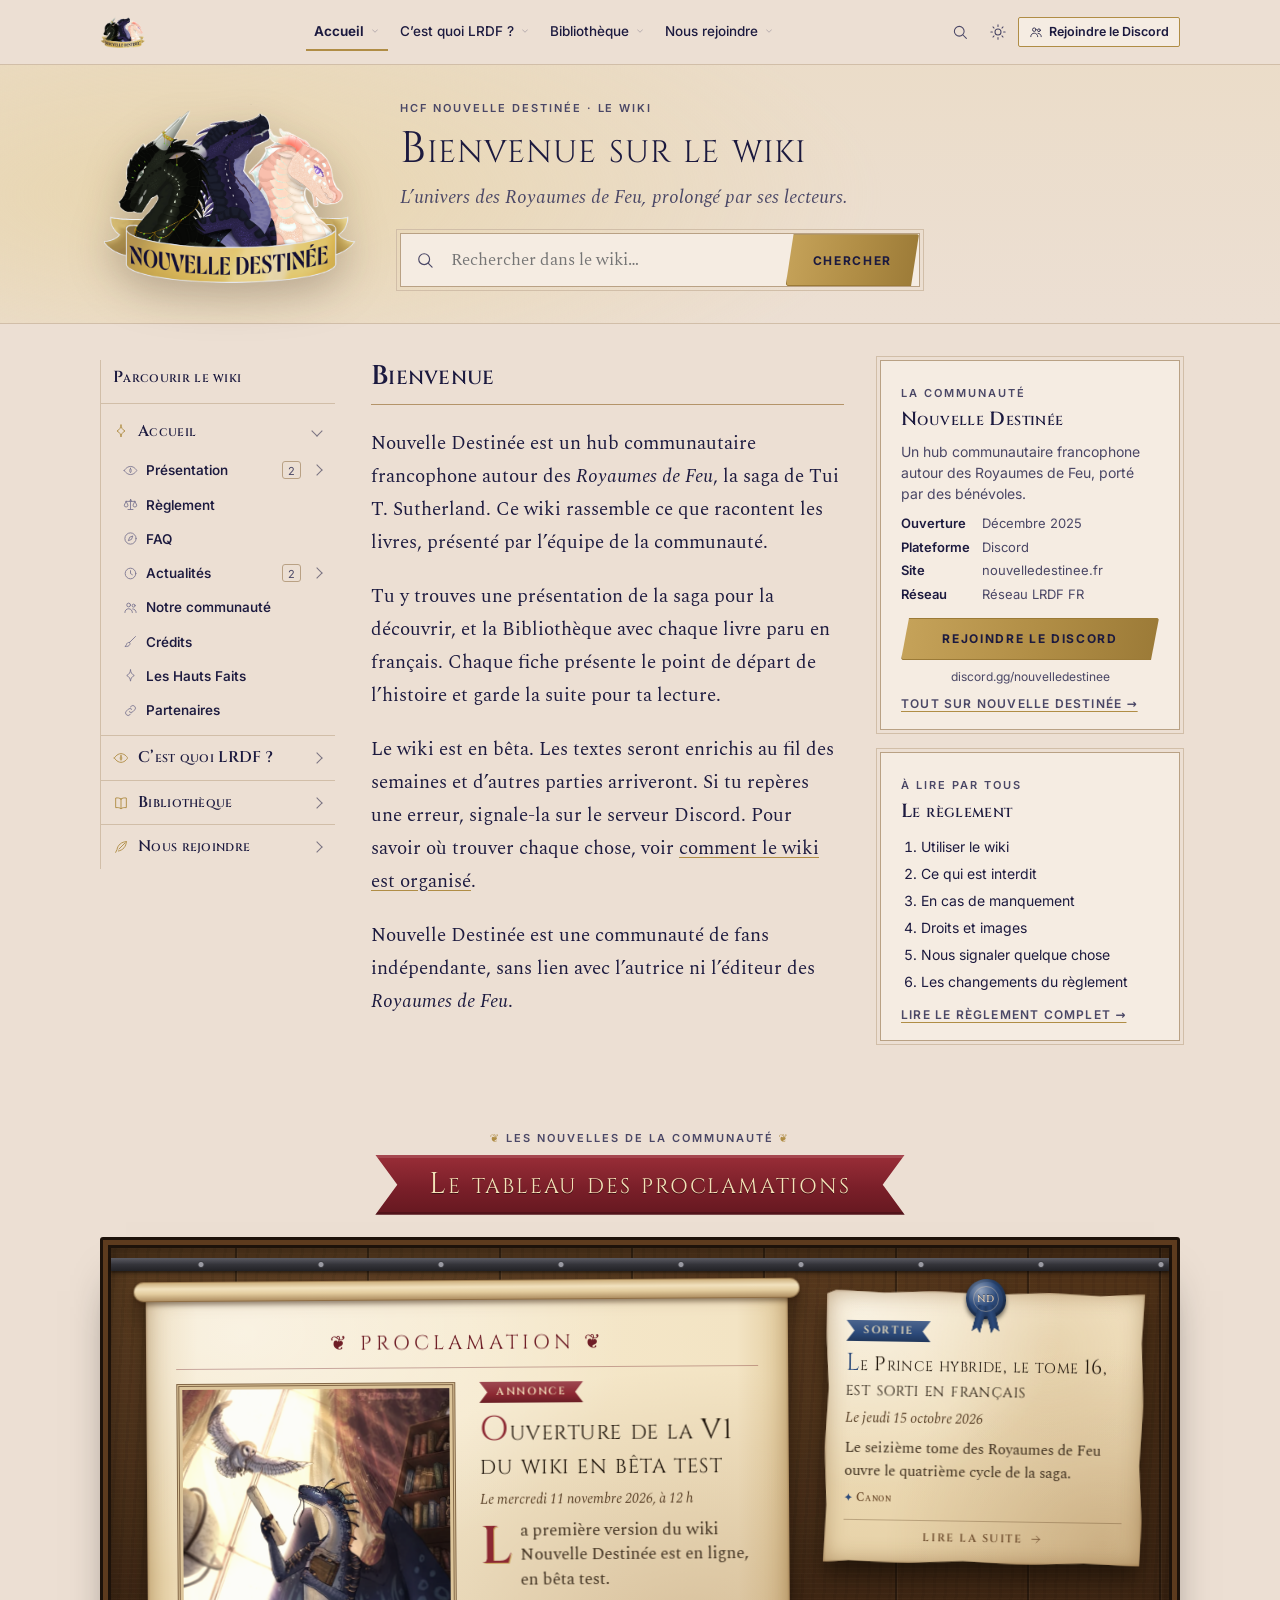
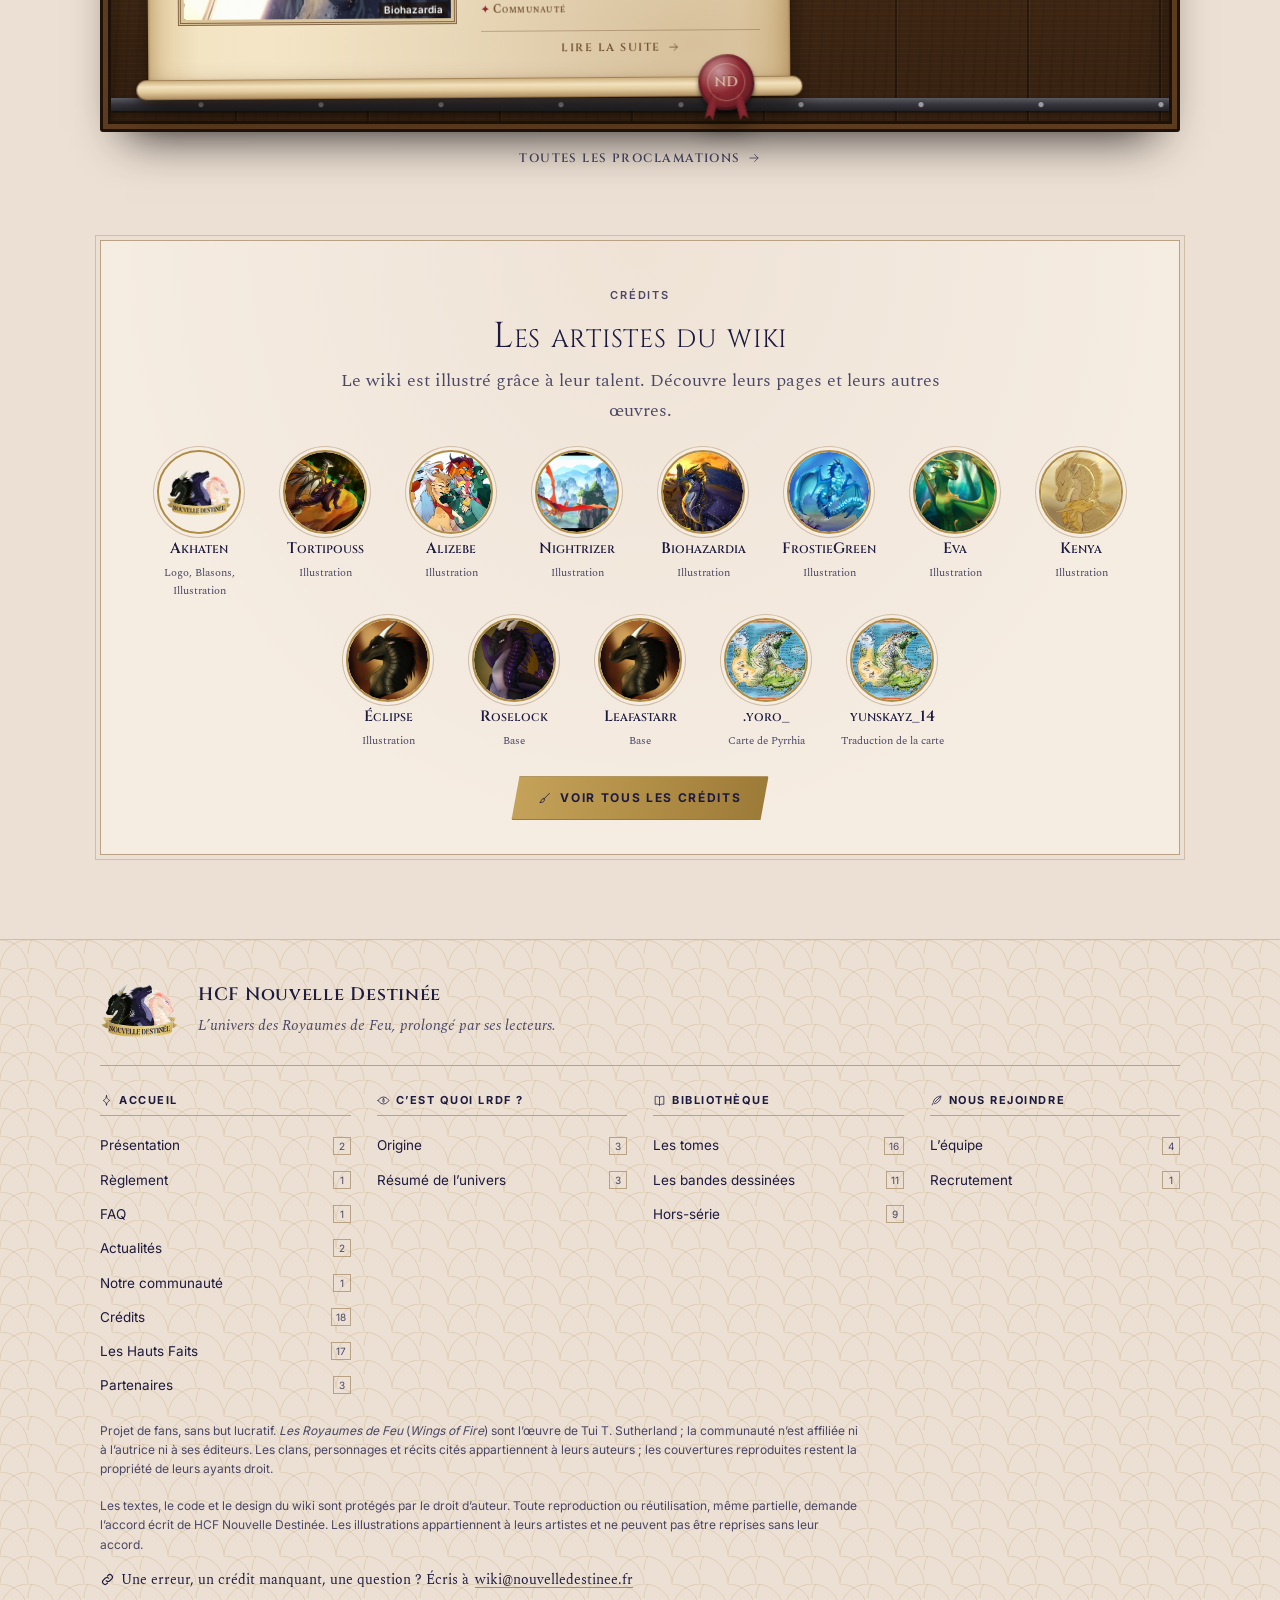
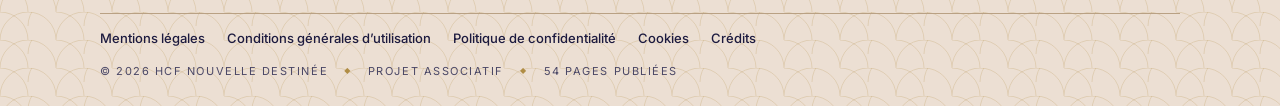
<file: index.html>
<!DOCTYPE html>
<html lang="fr" data-theme="clair">
<head>
<meta charset="utf-8">
<meta name="viewport" content="width=device-width, initial-scale=1">
<meta http-equiv="Content-Security-Policy" content="default-src 'self'; script-src 'self'; style-src 'self' 'unsafe-inline'; img-src 'self' data:; font-src 'self' data:; connect-src 'none'; object-src 'none'; base-uri 'self'; form-action 'self'">
<meta name="referrer" content="strict-origin-when-cross-origin">
<title>Wiki Nouvelle Destinée</title>
<meta name="description" content="Le wiki de Nouvelle Destinée, hub communautaire francophone autour des Royaumes de Feu : la saga, son autrice et tous ses livres parus en français, sans révélation.">
<meta name="theme-color" content="#c9a55a">
<link rel="canonical" href="https://wiki.nouvelledestinee.fr/">
<meta property="og:type" content="website">
<meta property="og:site_name" content="Wiki Nouvelle Destinée">
<meta property="og:title" content="Wiki Nouvelle Destinée">
<meta property="og:description" content="L’univers des Royaumes de Feu, prolongé par ses lecteurs : la saga, son autrice et tous ses livres parus en français, sans révélation.">
<meta property="og:url" content="https://wiki.nouvelledestinee.fr/">
<meta property="og:image" content="https://wiki.nouvelledestinee.fr/img/apercu-partage.jpg">
<meta property="og:image:width" content="1200">
<meta property="og:image:height" content="630">
<meta property="og:image:alt" content="Logo de Nouvelle Destinée et titre du wiki">
<meta property="og:locale" content="fr_FR">
<meta name="twitter:card" content="summary_large_image">
<link rel="icon" href="img/favicon.png">
<link rel="stylesheet" href="css/charte.css">
<link rel="stylesheet" href="css/wiki.css">
<link rel="stylesheet" href="css/statique.css">
<link rel="stylesheet" href="css/insignes.css">
</head>
<body>
<a class="lien-evitement" href="#contenu">Aller au contenu</a>
<header id="entete" class="entete"></header>
<main id="contenu" tabindex="-1"></main>
<footer id="pied" class="pied ecailles"></footer>
<noscript><p style="padding:40px;text-align:center">Le wiki a besoin de JavaScript pour s’afficher.</p></noscript>
<script src="js/icones.js"></script>
<script src="js/insignes.js"></script>
<script src="js/donnees.js"></script>
<script src="js/wiki.js"></script>
</body>
</html>
</file>
<file: css/charte.css>
/* Polices auto-hébergées (fichiers du site) */
@font-face{font-family:'Cinzel';font-weight:400;font-style:normal;font-display:swap;src:url(../fonts/Cinzel-400.woff2) format('woff2')}
@font-face{font-family:'Cinzel';font-weight:600;font-style:normal;font-display:swap;src:url(../fonts/Cinzel-600.woff2) format('woff2')}
@font-face{font-family:'Spectral';font-weight:400;font-style:normal;font-display:swap;src:url(../fonts/Spectral-400.woff2) format('woff2')}
@font-face{font-family:'Spectral';font-weight:400;font-style:italic;font-display:swap;src:url(../fonts/Spectral-400-italic.woff2) format('woff2')}
@font-face{font-family:'Spectral';font-weight:600;font-style:normal;font-display:swap;src:url(../fonts/Spectral-600.woff2) format('woff2')}
@font-face{font-family:'Inter Variable';font-weight:100 900;font-style:normal;font-display:swap;src:url(../fonts/Inter-variable.woff2) format('woff2')}
/* ==========================================================================
   Charte Nouvelle Destinée (CONDITION F-04)
   Parchemin + écailles, encre bleu nuit, accents or ; thème sombre « nuit ».
   ========================================================================== */

:root {
  --fond: #ecdfd3;
  --fond-2: #e4d4c6;
  --papier: #f5ece2;
  --papier-2: #efe3d6;
  --encre: #1c1a3f;
  --encre-2: #4a4766;
  --encre-3: #7a7590;
  --or: #b08d45;
  --or-vif: #c9a55a;
  --or-pale: #e7d3a4;
  --bordeaux: #8c2832;
  --trait: #d1bea8;
  --trait-fort: #b9a184;
  --ombre: 0 1px 0 rgba(255, 255, 255, 0.6) inset, 0 10px 28px -18px rgba(40, 24, 10, 0.45);
  --ecaille: rgba(176, 141, 69, 0.13);
  --voile-hero: linear-gradient(180deg, rgba(236, 223, 211, 0) 0%, rgba(228, 212, 198, 0.6) 100%);
  --rose: #c9a6a6;

  --ciel: #b2221a;
  --sable: #6d5939;
  --boue: #805139;
  --pluie: #006b37;
  --mer: #005fa2;
  --ailesnuit: #5c529b;
  --glace: #00666f;
  --feuille: #4d6400;
  --soie: #963c6b;
  --guepe: #795600;
  --nymphe: #a03b00;

  /* Teintes vitrail (relevées sur les blasons) : décor seulement, jamais pour du texte */
  --ciel-vitrail: #a8140f;
  --sable-vitrail: #b09a78;
  --boue-vitrail: #9c6a52;
  --pluie-vitrail: #3f9a62;
  --mer-vitrail: #1b86cc;
  --ailesnuit-vitrail: #4a3f86;
  --glace-vitrail: #5fc3cc;
  --feuille-vitrail: #7f9a32;
  --soie-vitrail: #d0709f;
  --guepe-vitrail: #d4a52a;
  --nymphe-vitrail: #e2773a;

  --f-titre: 'Cinzel', 'Trajan Pro', Georgia, serif;
  --f-texte: 'Spectral', Georgia, 'Times New Roman', serif;
  --f-ui: 'Inter Variable', 'Inter', system-ui, -apple-system, 'Segoe UI', sans-serif;

  --largeur: 1080px;
  --rayon: 2px;
  color-scheme: light;
}

:root[data-theme='sombre'] {
  --fond: #0e0b24;
  --fond-2: #141033;
  --papier: #19143a;
  --papier-2: #1f1945;
  --encre: #efe6d6;
  --encre-2: #c3b9d4;
  --encre-3: #8d84a6;
  --or: #d2b46d;
  --or-vif: #e2c681;
  --or-pale: #5b4b2a;
  --bordeaux: #d27a82;
  --trait: #2c2557;
  --trait-fort: #3c3470;
  --ombre: 0 1px 0 rgba(255, 255, 255, 0.04) inset, 0 14px 32px -20px rgba(0, 0, 0, 0.8);
  --ecaille: rgba(210, 180, 109, 0.08);
  --voile-hero: linear-gradient(180deg, rgba(14, 11, 36, 0) 0%, rgba(20, 16, 51, 0.7) 100%);
  /* Teintes des clans relevées pour rester lisibles sur la nuit (≥ 4,5:1) */
  --ciel: #e8584a;
  --sable: #9a8563;
  --boue: #b07c64;
  --pluie: #3d9961;
  --mer: #278ed4;
  --ailesnuit: #877fcc;
  --glace: #2a969f;
  --feuille: #779228;
  --soie: #c86997;
  --guepe: #ae8100;
  --nymphe: #d46b2c;
  color-scheme: dark;
}

/* ---------- Base ---------- */
*,
*::before,
*::after {
  box-sizing: border-box;
}
html {
  -webkit-text-size-adjust: 100%;
  scroll-padding-top: 90px;
}
body {
  margin: 0;
  background: var(--fond);
  color: var(--encre);
  font-family: var(--f-texte);
  font-size: 18px;
  line-height: 1.65;
  -webkit-font-smoothing: antialiased;
}
a {
  color: inherit;
  text-decoration-color: var(--or);
  text-underline-offset: 3px;
}
a:hover {
  color: var(--or);
}
img {
  max-width: 100%;
  height: auto;
}
:focus-visible {
  outline: 2px solid var(--or);
  outline-offset: 3px;
}
::selection {
  background: var(--or-pale);
  color: var(--encre);
}
.sr {
  position: absolute !important;
  width: 1px;
  height: 1px;
  overflow: hidden;
  clip: rect(0 0 0 0);
  white-space: nowrap;
}
.lien-evitement {
  position: absolute;
  left: -999px;
  top: 8px;
  background: var(--encre);
  color: var(--papier);
  padding: 8px 14px;
  z-index: 100;
}
.lien-evitement:focus {
  left: 8px;
}

.ecailles {
  background-image: url("data:image/svg+xml,%3Csvg xmlns='http://www.w3.org/2000/svg' width='56' height='28' viewBox='0 0 56 28'%3E%3Cpath d='M0 28a28 28 0 0 1 28-28 28 28 0 0 1 28 28M-28 28A28 28 0 0 1 0 0a28 28 0 0 1 28 28M28 14a28 28 0 0 1 28-28' fill='none' stroke='%23b08d45' stroke-opacity='.22' stroke-width='1'/%3E%3C/svg%3E");
  background-size: 56px 28px;
}
:root[data-theme='sombre'] .ecailles {
  background-image: url("data:image/svg+xml,%3Csvg xmlns='http://www.w3.org/2000/svg' width='56' height='28' viewBox='0 0 56 28'%3E%3Cpath d='M0 28a28 28 0 0 1 28-28 28 28 0 0 1 28 28M-28 28A28 28 0 0 1 0 0a28 28 0 0 1 28 28M28 14a28 28 0 0 1 28-28' fill='none' stroke='%23d2b46d' stroke-opacity='.10' stroke-width='1'/%3E%3C/svg%3E");
}

.conteneur {
  width: min(var(--largeur), calc(100% - 40px));
  margin-inline: auto;
}

/* Typo */
h1,
h2,
h3,
h4 {
  font-family: var(--f-titre);
  font-weight: 500;
  letter-spacing: 0.02em;
  line-height: 1.2;
  color: var(--encre);
}
.titre-maj {
  font-variant: small-caps;
  text-transform: none;
}
.surtitre {
  font-family: var(--f-ui);
  font-size: 11px;
  font-weight: 600;
  letter-spacing: 0.18em;
  text-transform: uppercase;
  color: var(--encre-2);
}
.meta {
  font-family: var(--f-ui);
  font-size: 13px;
  color: var(--encre-3);
}

/* ---------- Boutons ---------- */
.btn {
  display: inline-flex;
  align-items: center;
  justify-content: center;
  gap: 8px;
  font-family: var(--f-ui);
  font-size: 12px;
  font-weight: 700;
  letter-spacing: 0.14em;
  text-transform: uppercase;
  padding: 11px 20px;
  border: 1px solid var(--trait-fort);
  background: var(--papier);
  color: var(--encre);
  text-decoration: none;
  cursor: pointer;
  border-radius: var(--rayon);
  transition: background 0.15s, border-color 0.15s, color 0.15s, transform 0.15s;
}
.btn:hover {
  border-color: var(--or);
  color: var(--encre);
}
.btn-or {
  background: linear-gradient(100deg, #c6a35a, #b08d45 55%, #9b7a37);
  border-color: #9b7a37;
  color: #1c1a3f;
  clip-path: polygon(8px 0, 100% 0, calc(100% - 8px) 100%, 0 100%);
  padding-inline: 26px;
}
.btn-or:hover {
  filter: brightness(1.06);
  color: #1c1a3f;
}
.btn-fin {
  font-size: 11px;
  padding: 7px 12px;
}
.btn[disabled] {
  opacity: 0.55;
  cursor: not-allowed;
}
.btn-lien {
  background: none;
  border: 0;
  padding: 0;
  font: inherit;
  color: inherit;
  cursor: pointer;
  text-decoration: underline;
  text-decoration-color: var(--or);
}

/* ---------- En-tête ---------- */
.entete {
  position: sticky;
  top: 0;
  z-index: 40;
  background: color-mix(in srgb, var(--fond) 92%, transparent);
  backdrop-filter: blur(8px);
  border-bottom: 1px solid var(--trait);
}
.entete-ligne {
  display: flex;
  align-items: center;
  gap: 24px;
  height: 64px;
}
.marque {
  display: flex;
  align-items: center;
  gap: 10px;
  text-decoration: none;
  flex-shrink: 0;
}
.marque img {
  width: 46px;
  height: auto;
}
.marque-texte {
  display: flex;
  flex-direction: column;
  line-height: 1;
}
.marque-texte small {
  font-family: var(--f-ui);
  font-size: 9px;
  letter-spacing: 0.32em;
  color: var(--or);
  font-weight: 700;
}
.marque-texte span {
  font-family: var(--f-titre);
  font-size: 15px;
  letter-spacing: 0.06em;
}
.nav-principale {
  display: flex;
  align-items: center;
  gap: 4px;
  margin-inline: auto;
}
.nav-item {
  position: relative;
}
.nav-bouton {
  display: inline-flex;
  align-items: center;
  gap: 6px;
  font-family: var(--f-ui);
  font-size: 13.5px;
  font-weight: 500;
  color: var(--encre);
  background: none;
  border: 0;
  padding: 10px 10px;
  cursor: pointer;
  text-decoration: none;
  border-bottom: 2px solid transparent;
}
.nav-bouton[aria-current='true'] {
  border-bottom-color: var(--or);
  font-weight: 650;
}
.nav-bouton svg {
  width: 15px;
  height: 15px;
  color: var(--encre-2);
}
.nav-bouton .chevron {
  width: 10px;
  height: 10px;
  opacity: 0.55;
}
.cadenas {
  width: 12px !important;
  height: 12px !important;
  color: var(--or) !important;
}
.mega {
  position: absolute;
  top: calc(100% + 6px);
  left: 50%;
  transform: translateX(-50%);
  width: 320px;
  background: var(--papier);
  border: 1px solid var(--trait-fort);
  box-shadow: var(--ombre), 0 18px 40px -20px rgba(0, 0, 0, 0.35);
  padding: 16px;
  z-index: 50;
}
.mega p {
  font-size: 14px;
  line-height: 1.45;
  color: var(--encre-2);
  margin: 0 0 12px;
  padding-bottom: 12px;
  border-bottom: 1px solid var(--trait);
}
.mega a {
  display: grid;
  grid-template-columns: 30px 1fr auto;
  gap: 10px;
  align-items: center;
  padding: 8px 6px;
  text-decoration: none;
}
.mega a:hover {
  background: var(--papier-2);
  color: var(--encre);
}
.mega .ico-tuile {
  width: 30px;
  height: 30px;
  display: grid;
  place-items: center;
  border: 1px solid var(--trait-fort);
  color: var(--encre-2);
}
.mega .ico-tuile svg {
  width: 15px;
  height: 15px;
}
.mega strong {
  display: block;
  font-family: var(--f-titre);
  font-weight: 600;
  font-size: 14px;
  letter-spacing: 0.04em;
}
.mega small {
  font-family: var(--f-ui);
  font-size: 12px;
  color: var(--encre-3);
}
.compteur {
  font-family: var(--f-ui);
  font-size: 10px;
  min-width: 18px;
  height: 18px;
  padding: 0 4px;
  display: inline-grid;
  place-items: center;
  border: 1px solid var(--trait-fort);
  color: var(--encre-2);
}
.outils {
  display: flex;
  align-items: center;
  gap: 6px;
}
.outil {
  width: 36px;
  height: 36px;
  display: grid;
  place-items: center;
  background: none;
  border: 0;
  color: var(--encre-2);
  cursor: pointer;
  text-decoration: none;
}
.outil:hover {
  color: var(--or);
}
.outil svg {
  width: 18px;
  height: 18px;
}
.touche {
  font-family: var(--f-ui);
  font-size: 10px;
  border: 1px solid var(--trait-fort);
  padding: 0 5px;
  margin-left: -6px;
  color: var(--encre-3);
}
.compte-menu {
  position: relative;
}
.compte-menu summary {
  list-style: none;
  cursor: pointer;
}
.compte-menu summary::-webkit-details-marker {
  display: none;
}
.compte-menu .mega {
  left: auto;
  right: 0;
  transform: none;
  width: 260px;
}
.burger {
  display: none;
}

/* Barre secondaire (onglets) */
.sous-nav {
  border-bottom: 1px solid var(--trait);
  background: color-mix(in srgb, var(--papier) 60%, transparent);
}
.sous-nav .conteneur {
  display: flex;
  gap: 4px;
  overflow-x: auto;
  scrollbar-width: none;
}
.sous-nav a {
  display: inline-flex;
  align-items: center;
  gap: 8px;
  padding: 12px 12px;
  font-family: var(--f-ui);
  font-size: 13px;
  text-decoration: none;
  white-space: nowrap;
  border-bottom: 2px solid transparent;
  color: var(--encre-2);
}
.sous-nav a[aria-current='page'] {
  color: var(--encre);
  border-bottom-color: var(--or);
  font-weight: 650;
}
.sous-nav .racine {
  font-weight: 650;
  color: var(--encre);
  border-right: 1px solid var(--trait);
  margin-right: 6px;
}
.sous-nav svg {
  width: 14px;
  height: 14px;
}

/* ---------- Héros ---------- */
.hero {
  position: relative;
  border-bottom: 1px solid var(--trait);
  padding: 30px 0 38px;
}
.hero::after {
  content: '';
  position: absolute;
  inset: 0;
  background: var(--voile-hero);
  pointer-events: none;
}
.hero > * {
  position: relative;
  z-index: 1;
}
.ariane {
  display: flex;
  flex-wrap: wrap;
  gap: 6px;
  font-family: var(--f-ui);
  font-size: 11px;
  letter-spacing: 0.12em;
  text-transform: uppercase;
  color: var(--encre-2);
  margin: 0 0 22px;
  padding: 0;
  list-style: none;
}
.ariane li + li::before {
  content: '›';
  margin-right: 6px;
  opacity: 0.5;
}
.ariane a {
  text-decoration: none;
}
.ariane [aria-current] {
  color: var(--encre);
  font-weight: 650;
}
.hero-grille {
  display: grid;
  grid-template-columns: auto 1fr auto;
  gap: 28px;
  align-items: start;
}
.hero h1 {
  font-size: clamp(30px, 4.6vw, 50px);
  margin: 4px 0 12px;
  font-variant: small-caps;
}
.hero .chapo {
  font-size: 19px;
  line-height: 1.6;
  color: var(--encre-2);
  max-width: 560px;
  margin: 0;
}
.hero .chapo.avertissement {
  color: var(--bordeaux);
  font-style: italic;
}
.tuile {
  width: 96px;
  height: 96px;
  display: grid;
  place-items: center;
  border: 1px solid var(--trait-fort);
  background: var(--papier);
  color: var(--encre);
  box-shadow: var(--ombre);
}
.tuile svg {
  width: 40px;
  height: 40px;
}
.etiquettes {
  display: flex;
  flex-wrap: wrap;
  gap: 8px;
  margin-top: 18px;
}
.etiquette {
  font-family: var(--f-ui);
  font-size: 10.5px;
  font-weight: 650;
  letter-spacing: 0.12em;
  text-transform: uppercase;
  border: 1px solid var(--trait-fort);
  padding: 3px 8px;
  color: var(--encre-2);
  background: var(--papier);
}
.etiquette::before {
  content: '• ';
}
.etiquette.canon {
  background: var(--papier-2);
  color: var(--encre);
}
.etiquette.communaute {
  border-color: var(--or);
  color: var(--or);
}
.couverture-hero {
  width: 170px;
  box-shadow: 8px 10px 0 -2px var(--trait), var(--ombre);
  border-right: 6px solid var(--papier-2);
}
.medaillon {
  width: 100px;
  height: 100px;
  border-radius: 50%;
  overflow: hidden;
  border: 4px solid var(--papier);
  box-shadow: 0 0 0 1px var(--trait-fort), 0 10px 22px -12px rgba(0, 0, 0, 0.5);
  background: var(--papier-2);
  display: grid;
  place-items: center;
}
.medaillon img {
  width: 100%;
  height: 100%;
  object-fit: cover;
}
.medaillon-vide {
  font-family: var(--f-titre);
  font-size: 30px;
  color: var(--or);
}

/* ---------- Cartes ---------- */
.grille-cartes {
  display: grid;
  grid-template-columns: repeat(auto-fill, minmax(min(230px, 100%), 1fr));
  gap: 18px;
  padding: 36px 0 56px;
}
.carte {
  position: relative;
  display: flex;
  flex-direction: column;
  background: var(--papier);
  border: 1px solid var(--trait);
  outline: 1px solid var(--trait);
  outline-offset: 3px;
  padding: 20px 20px 16px;
  text-decoration: none;
  transition: transform 0.18s, box-shadow 0.18s, border-color 0.18s;
  box-shadow: var(--ombre);
  min-height: 210px;
}
.carte:hover {
  transform: translateY(-2px);
  border-color: var(--or);
  color: var(--encre);
}
.carte .ico {
  color: var(--encre);
  margin-bottom: 14px;
}
.carte .ico svg {
  width: 30px;
  height: 30px;
}
.carte h3 {
  font-size: 18px;
  margin: 4px 0 8px;
  font-variant: small-caps;
}
.carte p {
  font-family: var(--f-ui);
  font-size: 13.5px;
  line-height: 1.55;
  color: var(--encre-2);
  margin: 0 0 14px;
  flex: 1;
}
.carte .pied-carte {
  display: flex;
  justify-content: space-between;
  align-items: center;
  border-top: 1px solid var(--trait);
  padding-top: 10px;
  font-family: var(--f-ui);
  font-size: 11px;
  letter-spacing: 0.14em;
  text-transform: uppercase;
  color: var(--encre-2);
}
.carte .bandeau-carte {
  margin: -20px -20px 16px;
  height: 84px;
  display: grid;
  place-items: center;
  border-bottom: 1px solid var(--trait);
  background: linear-gradient(160deg, var(--papier-2), var(--fond-2));
  color: var(--encre-2);
}
.carte.verrou {
  opacity: 0.88;
}
.carte.verrou .ico-verrou {
  position: absolute;
  top: 12px;
  right: 12px;
  color: var(--or);
}

/* Groupes (cycles, continents) */
.groupe {
  margin: 34px 0 10px;
}
.groupe-titre {
  display: flex;
  align-items: baseline;
  gap: 10px;
  border-left: 3px solid var(--or);
  background: linear-gradient(90deg, var(--papier), transparent);
  padding: 10px 18px;
  margin-bottom: 22px;
}
.groupe-titre h2 {
  font-size: 19px;
  margin: 0;
  font-variant: small-caps;
}
.groupe-titre span {
  font-size: 13px;
  font-style: italic;
  color: var(--encre-2);
}

.grille-couvertures {
  display: grid;
  grid-template-columns: repeat(auto-fill, minmax(min(170px, 100%), 1fr));
  gap: 28px 24px;
}
.couv {
  text-decoration: none;
  text-align: center;
}
.couv .image {
  aspect-ratio: 2 / 3;
  background: linear-gradient(160deg, var(--papier-2), var(--fond-2));
  border: 1px solid var(--trait);
  border-right-width: 6px;
  box-shadow: 6px 8px 0 -3px var(--trait), var(--ombre);
  overflow: hidden;
  display: grid;
  place-items: center;
  transition: transform 0.2s;
}
.couv:hover .image {
  transform: translateY(-3px) rotate(-0.6deg);
}
.couv .image img {
  width: 100%;
  height: 100%;
  object-fit: cover;
}
.couv .type {
  margin-top: 14px;
}
.couv h3 {
  font-size: 14px;
  margin: 4px 0 2px;
  font-variant: small-caps;
}
.couv em {
  font-size: 13px;
  color: var(--encre-2);
}

.grille-medaillons {
  display: grid;
  grid-template-columns: repeat(auto-fill, minmax(min(190px, 100%), 1fr));
  gap: 34px 20px;
  text-align: center;
}
.medaillon-lien {
  text-decoration: none;
}
.medaillon-lien .medaillon {
  width: 132px;
  height: 132px;
  margin: 0 auto 12px;
  transition: transform 0.2s, box-shadow 0.2s;
}
.medaillon-lien:hover .medaillon {
  transform: scale(1.04);
  box-shadow: 0 0 0 1px var(--or), 0 0 0 6px color-mix(in srgb, var(--or) 25%, transparent);
}
.medaillon-lien small {
  font-family: var(--f-ui);
  font-size: 10px;
  letter-spacing: 0.16em;
  text-transform: uppercase;
  color: var(--encre-2);
}
.medaillon-lien h3 {
  font-size: 18px;
  margin: 0 0 6px;
  font-variant: small-caps;
}
.medaillon-lien p {
  font-size: 14px;
  line-height: 1.45;
  color: var(--encre-2);
  margin: 0;
}

/* ---------- Article ---------- */
.article-grille {
  display: grid;
  grid-template-columns: 200px minmax(0, 1fr) 210px;
  gap: 40px;
  padding: 36px 0 70px;
  align-items: start;
}
.panneau {
  background: var(--papier);
  border: 1px solid var(--trait);
  outline: 1px solid var(--trait);
  outline-offset: 3px;
  padding: 14px 14px;
  box-shadow: var(--ombre);
}
.laterale {
  position: sticky;
  top: 86px;
}
.laterale > a.panneau {
  display: flex;
  gap: 10px;
  align-items: center;
  margin-bottom: 18px;
  text-decoration: none;
}
.laterale > a.panneau strong {
  font-family: var(--f-titre);
  font-weight: 600;
  font-size: 15px;
  display: block;
}
.laterale > a.panneau svg {
  width: 18px;
  height: 18px;
  color: var(--encre-2);
}
.liste-laterale {
  list-style: none;
  margin: 0;
  padding: 0;
  border-left: 1px solid var(--trait-fort);
}
.liste-laterale a {
  display: block;
  font-family: var(--f-ui);
  font-size: 13px;
  line-height: 1.35;
  padding: 7px 12px;
  text-decoration: none;
  color: var(--encre-2);
}
.liste-laterale a[aria-current='page'] {
  background: var(--papier-2);
  color: var(--encre);
  font-weight: 650;
  box-shadow: -2px 0 0 var(--or);
}
.cartouche dl {
  margin: 0;
}
.cartouche-titre {
  display: flex;
  align-items: center;
  gap: 8px;
  font-family: var(--f-titre);
  font-size: 12px;
  letter-spacing: 0.16em;
  color: var(--or);
  padding-bottom: 10px;
  border-bottom: 1px solid var(--trait);
  margin-bottom: 10px;
}
.cartouche dt {
  font-family: var(--f-ui);
  font-size: 10px;
  letter-spacing: 0.14em;
  text-transform: uppercase;
  color: var(--encre-3);
  margin-top: 10px;
}
.cartouche dd {
  font-family: var(--f-ui);
  font-size: 13.5px;
  margin: 2px 0 0;
  padding-bottom: 8px;
  border-bottom: 1px solid var(--trait);
}
.cartouche dd:last-child {
  border-bottom: 0;
}
.sommaire {
  margin-top: 26px;
}
.sommaire h2 {
  font-family: var(--f-ui);
  font-size: 11px;
  letter-spacing: 0.16em;
  text-transform: uppercase;
  color: var(--or);
  font-weight: 650;
  margin: 0 0 10px;
}
.sommaire ol {
  list-style: none;
  margin: 0;
  padding: 0;
  border-left: 1px solid var(--trait-fort);
}
.sommaire a {
  display: block;
  font-family: var(--f-ui);
  font-size: 13px;
  padding: 6px 12px;
  text-decoration: none;
  color: var(--encre-2);
}
.sommaire .n3 a {
  padding-left: 26px;
  font-size: 12.5px;
}
.sommaire a.actif {
  color: var(--encre);
  box-shadow: -2px 0 0 var(--or);
  font-weight: 600;
}

/* Corps de texte */
.corps {
  min-width: 0;
}
.corps p {
  margin: 0 0 1.05em;
}
.corps h2 {
  font-size: 24px;
  margin: 1.8em 0 0.6em;
  padding-bottom: 6px;
  border-bottom: 1px solid var(--trait-fort);
  font-variant: small-caps;
}
.corps h3 {
  font-size: 19px;
  margin: 1.5em 0 0.5em;
  font-variant: small-caps;
}
.corps > .section:first-child .bloc:first-child h2 {
  margin-top: 0;
}
.corps blockquote {
  margin: 1.2em 0;
  padding: 4px 0 4px 20px;
  border-left: 3px solid var(--or);
  font-style: italic;
  color: var(--encre-2);
}
.corps ul,
.corps ol {
  padding-left: 1.3em;
}
.corps li {
  margin: 0.25em 0;
}
.lettrine > p:first-of-type::first-letter {
  float: left;
  font-family: var(--f-titre);
  font-size: 3.6em;
  line-height: 0.82;
  padding: 6px 10px 0 0;
  color: var(--or);
}

.section {
  display: grid;
  gap: 28px;
  margin-bottom: 8px;
}
.section.d-1 {
  grid-template-columns: 1fr;
}
.section.d-2 {
  grid-template-columns: 1fr 1fr;
}
.section.d-2-1 {
  grid-template-columns: 2fr 1fr;
}
.section.d-1-2 {
  grid-template-columns: 1fr 2fr;
}
.section.d-3 {
  grid-template-columns: repeat(3, 1fr);
}
.section.fond-parchemin,
.section.fond-ecailles,
.section.fond-nuit {
  padding: 22px 24px;
  margin: 18px 0;
  border: 1px solid var(--trait);
}
.section.fond-parchemin {
  background: var(--papier);
}
.section.fond-nuit {
  background: #17123a;
  color: #efe6d6;
}
.section.fond-nuit h2,
.section.fond-nuit h3 {
  color: #efe6d6;
}
.colonne {
  min-width: 0;
}

.bloc {
  margin-bottom: 1.1em;
}
.t-s {
  font-size: 0.88em;
}
.t-l {
  font-size: 1.12em;
}
.t-xl {
  font-size: 1.3em;
}
.a-centre {
  text-align: center;
}
.a-droite {
  text-align: right;
}
.e-gravure {
  border: 1px solid var(--trait-fort);
  outline: 1px solid var(--trait-fort);
  outline-offset: 4px;
  padding: 16px 18px;
  margin: 10px 4px 20px;
}
.e-ombre {
  box-shadow: 0 14px 30px -18px rgba(0, 0, 0, 0.45);
  background: var(--papier);
  padding: 16px 18px;
}
.e-ecailles {
  padding: 16px 18px;
  border: 1px solid var(--trait);
}
.e-vitrail img {
  border-radius: 50%;
  border: 5px solid var(--papier);
  box-shadow: 0 0 0 1px var(--trait-fort);
}
.c-or {
  color: var(--or);
}
.c-bordeaux {
  color: var(--bordeaux);
}
.c-nuit {
  color: #2d2566;
}
:root[data-theme='sombre'] .c-nuit {
  color: #a99ff0;
}
.c-parchemin {
  color: #8b6f4e;
}
.c-ciel { color: var(--ciel); }
.c-sable { color: var(--sable); }
.c-boue { color: var(--boue); }
.c-pluie { color: var(--pluie); }
.c-mer { color: var(--mer); }
.c-ailesnuit { color: var(--ailesnuit); }
.c-glace { color: var(--glace); }
.c-feuille { color: var(--feuille); }
.c-soie { color: var(--soie); }
.c-guepe { color: var(--guepe); }
.c-nymphe { color: var(--nymphe); }

.bloc-encadre {
  background: var(--papier);
  padding: 18px 20px;
  border: 1px solid var(--trait);
}
.bloc-encadre > strong {
  display: block;
  font-family: var(--f-titre);
  font-size: 16px;
  margin-bottom: 8px;
  letter-spacing: 0.04em;
}
.bloc-citation {
  margin: 1.4em 0;
  text-align: center;
}
.bloc-citation p {
  font-size: 1.25em;
  font-style: italic;
  margin: 0 0 6px;
}
.bloc-citation p::before {
  content: '« ';
  color: var(--or);
}
.bloc-citation p::after {
  content: ' »';
  color: var(--or);
}
.bloc-citation cite {
  font-family: var(--f-ui);
  font-size: 12px;
  letter-spacing: 0.12em;
  text-transform: uppercase;
  color: var(--encre-3);
  font-style: normal;
}
figure {
  margin: 0;
}
.figure img {
  display: block;
  width: 100%;
}
figcaption {
  font-family: var(--f-ui);
  font-size: 12px;
  color: var(--encre-3);
  text-align: center;
  margin-top: 6px;
  line-height: 1.4;
}
figcaption strong {
  display: block;
  color: var(--encre-2);
}
.planches {
  display: grid;
  gap: 16px;
}
.planches.n-2 {
  grid-template-columns: 1fr 1fr;
}
.planches.n-3 {
  grid-template-columns: repeat(3, 1fr);
}
.planches.n-4 {
  grid-template-columns: repeat(2, 1fr);
}
.planches img {
  border: 1px solid var(--trait);
  background: #fff;
}
.bloc-medaillon {
  text-align: center;
}
.bloc-medaillon .medaillon {
  width: 140px;
  height: 140px;
  margin: 0 auto 10px;
}

/* ---------- Blasons de clan (vitraux) ----------
   Le vitrail porte déjà son cerclage de plomb : pas de bord papier ni d'anneau,
   seulement une ombre portée et un halo à la teinte du clan au survol. */
.medaillon.blason {
  border: 0;
  border-radius: 50%;
  background: transparent;
  overflow: visible;
  box-shadow: none;
  filter: drop-shadow(0 8px 10px rgba(40, 24, 10, 0.35));
}
:root[data-theme='sombre'] .medaillon.blason {
  filter: drop-shadow(0 0 14px color-mix(in srgb, var(--halo, var(--or)) 35%, transparent)) drop-shadow(0 8px 12px rgba(0, 0, 0, 0.6));
}
.medaillon.blason img {
  object-fit: contain;
}
.medaillon-lien:hover .medaillon.blason {
  box-shadow: none;
  filter: drop-shadow(0 0 10px color-mix(in srgb, var(--halo, var(--or)) 60%, transparent)) drop-shadow(0 8px 10px rgba(40, 24, 10, 0.35));
}
.medaillon-hero.blason {
  width: 210px;
  height: 210px;
}
@media (max-width: 720px) {
  .medaillon-hero.blason {
    width: 150px;
    height: 150px;
  }
}
.bloc-article {
  margin: 1.6em 0;
}
.bloc-article h2 {
  margin-top: 0 !important;
}
.bloc-tableau {
  overflow-x: auto;
}
.bloc-tableau table {
  width: 100%;
  border-collapse: collapse;
  font-family: var(--f-ui);
  font-size: 14px;
}
.bloc-tableau th,
.bloc-tableau td {
  border-bottom: 1px solid var(--trait);
  padding: 8px 10px;
  text-align: left;
  vertical-align: top;
}
.bloc-tableau th {
  font-size: 11px;
  letter-spacing: 0.12em;
  text-transform: uppercase;
  color: var(--encre-2);
  border-bottom: 2px solid var(--trait-fort);
}
.bloc-pj a {
  display: inline-flex;
  gap: 10px;
  align-items: center;
  padding: 12px 16px;
  border: 1px solid var(--trait-fort);
  background: var(--papier);
  text-decoration: none;
  font-family: var(--f-ui);
  font-size: 14px;
}
.separateur {
  border: 0;
  height: 18px;
  margin: 2em 0;
  background: radial-gradient(circle, var(--or) 2.5px, transparent 3px) center / 18px 18px no-repeat,
    linear-gradient(var(--trait-fort), var(--trait-fort)) center / 100% 1px no-repeat;
}
.separateur.simple {
  background: linear-gradient(var(--trait-fort), var(--trait-fort)) center / 100% 1px no-repeat;
}
.separateur.ecailles {
  height: 14px;
  opacity: 0.8;
}
.cartes-renvoi {
  display: grid;
  grid-template-columns: repeat(auto-fill, minmax(min(190px, 100%), 1fr));
  gap: 14px;
}
.cartes-renvoi .carte {
  min-height: 0;
}

/* Fin d'article */
.fin {
  display: flex;
  align-items: center;
  gap: 16px;
  font-family: var(--f-titre);
  font-size: 11px;
  letter-spacing: 0.2em;
  color: var(--encre-3);
  margin: 46px 0 18px;
}
.fin::before,
.fin::after {
  content: '';
  flex: 1;
  height: 1px;
  background: var(--trait-fort);
}
.fin-ligne {
  display: flex;
  justify-content: space-between;
  align-items: center;
  gap: 16px;
  flex-wrap: wrap;
}
.prec-suiv {
  display: grid;
  grid-template-columns: 1fr 1fr;
  gap: 14px;
  margin-top: 26px;
}
.prec-suiv a {
  display: block;
  padding: 14px 16px;
  border: 1px solid var(--trait);
  outline: 1px solid var(--trait);
  outline-offset: 3px;
  background: var(--papier);
  text-decoration: none;
}
.prec-suiv a:hover {
  border-color: var(--or);
}
.prec-suiv .suiv {
  text-align: right;
  grid-column: 2;
}
.prec-suiv strong {
  display: block;
  font-family: var(--f-titre);
  font-weight: 500;
  font-size: 15px;
  margin-top: 4px;
  font-variant: small-caps;
}

/* Spoiler */
.spoiler {
  border: 1px solid var(--trait-fort);
  outline: 1px solid var(--trait);
  outline-offset: 4px;
  background: var(--papier);
  text-align: center;
  padding: 40px 30px 30px;
  margin-bottom: 30px;
}
.spoiler .oeil {
  width: 50px;
  height: 50px;
  margin: 0 auto 16px;
  border: 1px solid var(--trait-fort);
  border-radius: 50%;
  display: grid;
  place-items: center;
  color: var(--bordeaux);
}
.spoiler h2 {
  font-size: 18px;
  border: 0 !important;
  margin: 0 0 12px !important;
}
.spoiler p {
  font-family: var(--f-ui);
  font-size: 14px;
  color: var(--encre-2);
  max-width: 420px;
  margin: 0 auto 18px;
}
.spoiler label {
  display: inline-flex;
  gap: 8px;
  align-items: center;
  font-family: var(--f-ui);
  font-size: 13px;
  margin-top: 16px;
}
.spoiler small {
  display: block;
  margin-top: 12px;
  font-family: var(--f-ui);
  font-size: 11.5px;
  color: var(--encre-3);
}
.masque {
  display: none;
}

/* Invitation (zone membres) */
.invitation {
  max-width: 620px;
  margin: 50px auto 80px;
  text-align: center;
}
.invitation .panneau {
  padding: 40px 34px;
}
.invitation .cadenas-grand {
  width: 56px;
  height: 56px;
  margin: 0 auto 18px;
  display: grid;
  place-items: center;
  border: 1px solid var(--trait-fort);
  border-radius: 50%;
  color: var(--or);
}
.invitation h2 {
  font-size: 24px;
  font-variant: small-caps;
  margin: 0 0 10px;
}
.invitation p {
  color: var(--encre-2);
}
.invitation .actions {
  display: flex;
  gap: 12px;
  justify-content: center;
  flex-wrap: wrap;
  margin-top: 22px;
}

/* ---------- Formulaires ---------- */
.page-formulaire {
  min-height: calc(100vh - 64px);
  display: grid;
  place-items: center;
  padding: 40px 16px 70px;
}
.formulaire {
  width: min(440px, 100%);
  background: var(--papier);
  border: 1px solid var(--trait-fort);
  outline: 1px solid var(--trait);
  outline-offset: 5px;
  padding: 34px 32px 26px;
  box-shadow: var(--ombre);
}
.formulaire.large {
  width: min(640px, 100%);
}
.formulaire .logo-form {
  display: block;
  width: 190px;
  margin: 0 auto 14px;
}
.formulaire h1 {
  font-size: 26px;
  text-align: center;
  margin: 4px 0 6px;
}
.formulaire .intro {
  text-align: center;
  font-size: 15.5px;
  color: var(--encre-2);
  margin: 0 0 24px;
}
.champ {
  margin-bottom: 16px;
}
.champ label,
.champ .libelle {
  display: block;
  font-family: var(--f-ui);
  font-size: 11px;
  letter-spacing: 0.16em;
  text-transform: uppercase;
  color: var(--encre-2);
  margin-bottom: 6px;
}
.champ input,
.champ textarea,
.champ select {
  width: 100%;
  font: inherit;
  font-family: var(--f-ui);
  font-size: 15px;
  padding: 11px 12px;
  border: 1px solid var(--trait-fort);
  background: var(--fond);
  color: var(--encre);
  border-radius: var(--rayon);
}
.champ input:focus {
  border-color: var(--or);
  outline: none;
  box-shadow: 0 0 0 3px color-mix(in srgb, var(--or) 25%, transparent);
}
.champ .aide {
  font-family: var(--f-ui);
  font-size: 12px;
  color: var(--encre-3);
  margin-top: 5px;
}
.mdp {
  position: relative;
}
.mdp button {
  position: absolute;
  right: 8px;
  top: 50%;
  transform: translateY(-50%);
  background: none;
  border: 0;
  font-family: var(--f-ui);
  font-size: 10px;
  letter-spacing: 0.14em;
  text-transform: uppercase;
  color: var(--encre-2);
  cursor: pointer;
}
.case {
  display: flex;
  gap: 10px;
  align-items: flex-start;
  font-family: var(--f-ui);
  font-size: 13.5px;
  line-height: 1.45;
  margin-bottom: 10px;
}
.case input {
  margin-top: 3px;
  accent-color: var(--or);
  width: 16px;
  height: 16px;
  flex-shrink: 0;
}
.piege {
  position: absolute;
  left: -5000px;
}
.formulaire .btn-or {
  width: 100%;
  margin-top: 8px;
  padding-block: 13px;
}
.formulaire .bas {
  text-align: center;
  font-family: var(--f-ui);
  font-size: 13px;
  color: var(--encre-2);
  margin-top: 20px;
  padding-top: 16px;
  border-top: 1px solid var(--trait);
}
.formulaire .liens-bas {
  display: flex;
  justify-content: center;
  gap: 22px;
  font-family: var(--f-ui);
  font-size: 11px;
  letter-spacing: 0.14em;
  text-transform: uppercase;
  margin-top: 16px;
}
.formulaire .liens-bas a {
  text-decoration: none;
}
.alerte {
  font-family: var(--f-ui);
  font-size: 14px;
  padding: 11px 14px;
  margin-bottom: 18px;
  border-left: 3px solid var(--bordeaux);
  background: color-mix(in srgb, var(--bordeaux) 10%, transparent);
}
.alerte.ok {
  border-color: #3d7a50;
  background: color-mix(in srgb, #3d7a50 12%, transparent);
}
.alerte.info {
  border-color: var(--or);
  background: color-mix(in srgb, var(--or) 12%, transparent);
}
.codes-secours {
  display: grid;
  grid-template-columns: 1fr 1fr;
  gap: 6px 14px;
  font-family: 'Courier New', monospace;
  font-size: 15px;
  background: var(--fond);
  border: 1px dashed var(--trait-fort);
  padding: 14px;
  margin: 14px 0;
}
.qr {
  display: block;
  margin: 10px auto;
  background: #fff;
  padding: 8px;
  border: 1px solid var(--trait);
}
.cle-manuelle {
  font-family: 'Courier New', monospace;
  font-size: 13px;
  word-break: break-all;
  text-align: center;
  background: var(--fond);
  padding: 8px;
}

/* Mon compte */
.compte-grille {
  display: grid;
  grid-template-columns: 1fr 1fr;
  gap: 22px;
  padding: 34px 0 70px;
}
.compte-grille .panneau {
  padding: 22px 22px;
}
.compte-grille h2 {
  font-size: 18px;
  margin: 0 0 12px;
  font-variant: small-caps;
}
.compte-grille .large {
  grid-column: 1 / -1;
}
.danger {
  border-color: color-mix(in srgb, var(--bordeaux) 50%, var(--trait)) !important;
}

/* Recherche */
.recherche-form {
  display: flex;
  gap: 10px;
  margin: 24px 0;
}
.recherche-form input {
  flex: 1;
  font-family: var(--f-ui);
  font-size: 17px;
  padding: 13px 14px;
  border: 1px solid var(--trait-fort);
  background: var(--papier);
  color: var(--encre);
}
.resultats {
  list-style: none;
  padding: 0;
  margin: 0 0 60px;
}
.resultats li {
  border-bottom: 1px solid var(--trait);
  padding: 16px 0;
}
.resultats a {
  font-family: var(--f-titre);
  font-size: 19px;
  text-decoration: none;
  font-variant: small-caps;
}
.resultats p {
  margin: 4px 0 0;
  font-size: 15.5px;
  color: var(--encre-2);
}
.resultats mark {
  background: var(--or-pale);
  color: var(--encre);
  padding: 0 2px;
}

/* ---------- Accueil ---------- */
.accueil-hero {
  text-align: center;
  padding: 46px 0 40px;
  border-bottom: 1px solid var(--trait);
  position: relative;
}
.accueil-hero img.logo {
  width: min(420px, 80vw);
  filter: drop-shadow(0 16px 24px rgba(40, 20, 10, 0.25));
}
.accueil-hero h1 {
  font-size: clamp(26px, 4vw, 40px);
  margin: 14px 0 8px;
  font-variant: small-caps;
}
.accueil-hero .accroche {
  font-style: italic;
  font-size: 20px;
  color: var(--encre-2);
  margin: 0 auto 22px;
  max-width: 640px;
}
.accueil-hero .actions {
  display: flex;
  gap: 12px;
  justify-content: center;
  flex-wrap: wrap;
}
.accueil-texte {
  max-width: 720px;
  margin: 36px auto 0;
}
.titre-section {
  text-align: center;
  margin: 46px 0 0;
}
.titre-section h2 {
  font-size: 26px;
  font-variant: small-caps;
  margin: 6px 0 0;
}

/* ---------- Pied de page ---------- */
.pied {
  border-top: 1px solid var(--trait);
  padding: 40px 0 26px;
  margin-top: 20px;
}
.pied-haut {
  display: flex;
  gap: 18px;
  align-items: center;
  padding-bottom: 26px;
  border-bottom: 1px solid var(--trait-fort);
  margin-bottom: 28px;
}
.pied-haut img {
  width: 80px;
}
.pied-haut strong {
  font-family: var(--f-titre);
  font-size: 18px;
  font-weight: 600;
  letter-spacing: 0.04em;
  display: block;
}
.pied-haut em {
  font-size: 15px;
  color: var(--encre-2);
}
.pied-colonnes {
  display: grid;
  grid-template-columns: repeat(auto-fit, minmax(min(160px, 100%), 1fr));
  gap: 26px;
}
.pied h2 {
  display: flex;
  gap: 6px;
  align-items: center;
  font-family: var(--f-ui);
  font-size: 11px;
  font-weight: 700;
  letter-spacing: 0.14em;
  text-transform: uppercase;
  margin: 0 0 12px;
  padding-bottom: 8px;
  border-bottom: 1px solid var(--trait-fort);
}
.pied h2 svg {
  width: 13px;
  height: 13px;
}
.pied ul {
  list-style: none;
  margin: 0;
  padding: 0;
}
.pied li a,
.pied li button {
  display: flex;
  justify-content: space-between;
  align-items: center;
  width: 100%;
  font-family: var(--f-ui);
  font-size: 13.5px;
  padding: 6px 0;
  text-decoration: none;
  color: var(--encre);
  background: none;
  border: 0;
  cursor: pointer;
  text-align: left;
}
.pied li a:hover,
.pied li button:hover {
  color: var(--or);
}
.pied details {
  margin-top: 28px;
  border-top: 1px solid var(--trait-fort);
  border-bottom: 1px solid var(--trait-fort);
  padding: 10px 0;
}
.pied details summary {
  font-family: var(--f-ui);
  font-size: 11px;
  letter-spacing: 0.14em;
  text-transform: uppercase;
  cursor: pointer;
  color: var(--encre-2);
}
.pied details p {
  font-family: var(--f-ui);
  font-size: 12.5px;
  color: var(--encre-2);
  line-height: 1.6;
  max-width: 760px;
}
.pied-bas {
  display: flex;
  flex-wrap: wrap;
  gap: 10px 16px;
  font-family: var(--f-ui);
  font-size: 11px;
  letter-spacing: 0.14em;
  text-transform: uppercase;
  color: var(--encre-2);
  margin-top: 16px;
}
.pied-bas span + span::before {
  content: '◆';
  color: var(--or);
  margin-right: 16px;
  font-size: 8px;
  vertical-align: 2px;
}

/* Bandeau d'aperçu */
.bandeau-apercu {
  position: sticky;
  top: 0;
  z-index: 60;
  background: var(--encre);
  color: var(--papier);
  font-family: var(--f-ui);
  font-size: 12px;
  letter-spacing: 0.08em;
  padding: 7px 14px;
  display: flex;
  justify-content: space-between;
  gap: 10px;
}
.bandeau-apercu button {
  background: none;
  border: 1px solid currentColor;
  color: inherit;
  font: inherit;
  padding: 2px 8px;
  cursor: pointer;
}

/* ---------- Responsive ---------- */
@media (max-width: 1080px) {
  .article-grille {
    grid-template-columns: minmax(0, 1fr) 220px;
  }
  .article-grille .laterale {
    display: none;
  }
}
@media (max-width: 860px) {
  body {
    font-size: 17px;
  }
  .burger {
    display: grid;
  }
  .nav-principale {
    display: none;
    position: absolute;
    top: 64px;
    left: 0;
    right: 0;
    flex-direction: column;
    align-items: stretch;
    background: var(--papier);
    border-bottom: 1px solid var(--trait-fort);
    padding: 10px 16px 18px;
    gap: 0;
    max-height: calc(100vh - 64px);
    overflow-y: auto;
  }
  .nav-principale.ouverte {
    display: flex;
  }
  .nav-principale .mega {
    position: static;
    transform: none;
    width: auto;
    box-shadow: none;
    border: 0;
    border-left: 2px solid var(--or);
    margin: 0 0 8px 10px;
    padding: 6px 10px;
    background: transparent;
  }
  .nav-principale .mega p {
    display: none;
  }
  .masquer-mobile {
    display: none !important;
  }
  .article-grille {
    grid-template-columns: 1fr;
    gap: 26px;
  }
  .article-grille .droite {
    order: -1;
  }
  .sommaire {
    display: none;
  }
  .hero-grille {
    grid-template-columns: 1fr;
  }
  .hero-grille > .visuel {
    order: -1;
  }
  .tuile {
    width: 64px;
    height: 64px;
  }
  .couverture-hero {
    width: 120px;
  }
  .section.d-2,
  .section.d-2-1,
  .section.d-1-2,
  .section.d-3 {
    grid-template-columns: 1fr;
  }
  .planches.n-3 {
    grid-template-columns: 1fr 1fr;
  }
  .compte-grille {
    grid-template-columns: 1fr;
  }
  .prec-suiv {
    grid-template-columns: 1fr;
  }
  .prec-suiv .suiv {
    grid-column: auto;
  }
  .formulaire {
    padding: 26px 20px 20px;
  }
}
@media (prefers-reduced-motion: reduce) {
  * {
    transition: none !important;
    animation: none !important;
  }
}
@media print {
  .entete,
  .sous-nav,
  .pied,
  .laterale,
  .sommaire,
  .fin-ligne .btn {
    display: none !important;
  }
  .article-grille {
    grid-template-columns: 1fr 200px;
  }
}

/* ---------- Ajustements ---------- */
:where(svg) {
  width: 1.15em;
  height: 1.15em;
  flex-shrink: 0;
}
.nav-bouton,
.btn,
.outils {
  white-space: nowrap;
}
.bandeau-carte svg {
  width: 34px;
  height: 34px;
}
.cartouche-titre svg {
  width: 14px;
  height: 14px;
}
.carte .ico-verrou {
  width: 16px;
  height: 16px;
}
@media (max-width: 1180px) {
  .nav-bouton {
    padding: 10px 7px;
    font-size: 13px;
  }
  .nav-bouton > svg:first-child {
    display: none;
  }
  .entete-ligne {
    gap: 14px;
  }
}
.hero-grille.hero-page {
  grid-template-columns: 1fr auto;
}
@media (max-width: 860px) {
  .hero-grille,
  .hero-grille.hero-page {
    grid-template-columns: 1fr;
    gap: 16px;
  }
  .hero .chapo {
    font-size: 17px;
  }
  .entete-ligne {
    gap: 8px;
  }
  .outils {
    gap: 0;
    margin-left: auto;
  }
  .touche {
    display: none;
  }
  .outils .btn-fin {
    padding: 7px 9px;
    font-size: 10px;
    letter-spacing: 0.08em;
  }
}
@media (max-width: 440px) {
  .marque-texte {
    display: none;
  }
  .marque img {
    width: 52px;
  }
  .ariane {
    font-size: 10px;
  }
}
</file>
<file: css/wiki.css>
/* ==========================================================================
   Wiki Nouvelle Destinée — compléments au site v1
   Livres et blasons animés, tableau de bord staff, éditeur, notes.
   Toutes les valeurs s'appuient sur les jetons de charte.css.
   ========================================================================== */

/* ---------- Bandeau d'état (aperçu hors ligne, etc.) ---------- */
.bandeau-etat {
  font-family: var(--f-ui);
  font-size: 12.5px;
  text-align: center;
  padding: 7px 16px;
  background: var(--or-pale);
  color: var(--encre);
  border-bottom: 1px solid var(--trait-fort);
}

/* ---------- Bouton staff dans l'en-tête ---------- */
.outil.staff {
  position: relative;
}
.pastille {
  position: absolute;
  top: 2px;
  right: 0;
  min-width: 16px;
  height: 16px;
  padding: 0 4px;
  border-radius: 8px;
  background: var(--bordeaux);
  color: #fff;
  font: 600 10px/16px var(--f-ui);
  text-align: center;
}

/* ---------- Corps : éléments rendus depuis le texte ---------- */
.corps ul {
  padding-left: 1.2em;
}
.corps li + li {
  margin-top: 0.3em;
}
.corps table {
  width: 100%;
  border-collapse: collapse;
  font-family: var(--f-ui);
  font-size: 14px;
  margin: 1.2em 0 1.6em;
  background: var(--papier);
  border: 1px solid var(--trait-fort);
}
.corps th {
  text-align: left;
  font-weight: 650;
  font-size: 11px;
  letter-spacing: 0.12em;
  text-transform: uppercase;
  color: var(--encre-2);
  background: var(--papier-2);
  padding: 9px 12px;
  border-bottom: 1px solid var(--trait-fort);
}
.corps td {
  padding: 9px 12px;
  border-top: 1px solid var(--trait);
  vertical-align: top;
  line-height: 1.5;
}
.corps hr {
  border: 0;
  border-top: 1px solid var(--trait-fort);
  margin: 2em 0;
}
.corps code {
  font-family: ui-monospace, Menlo, Consolas, monospace;
  font-size: 0.85em;
  background: var(--papier-2);
  border: 1px solid var(--trait);
  padding: 0 4px;
}
.corps a.lien-mort {
  color: var(--bordeaux);
  text-decoration: underline dotted;
}
.corps .bloc-encadre {
  margin: 1.4em 0;
}
.corps .bloc-encadre p:last-child {
  margin-bottom: 0;
}

/* Passage spoiler repliable */
.spoiler-bloc {
  margin: 1.6em 0;
  border: 1px solid var(--trait-fort);
  outline: 1px solid var(--trait);
  outline-offset: 3px;
  background: var(--papier);
}
.spoiler-bloc > summary {
  list-style: none;
  cursor: pointer;
  display: flex;
  align-items: center;
  gap: 10px;
  padding: 12px 16px;
  font-family: var(--f-ui);
  font-size: 13px;
  font-weight: 600;
  color: var(--bordeaux);
}
.spoiler-bloc > summary::-webkit-details-marker {
  display: none;
}
.spoiler-bloc > summary svg {
  width: 18px;
  height: 18px;
}
.spoiler-bloc > summary small {
  margin-left: auto;
  font-weight: 450;
  color: var(--encre-2);
}
.spoiler-bloc[open] > summary small {
  display: none;
}
.spoiler-bloc > div {
  padding: 2px 18px 6px;
  border-top: 1px dashed var(--trait-fort);
}

/* Sommaire : boutons (le # sert à la navigation entre pages) */
.sommaire button {
  all: unset;
  cursor: pointer;
  display: block;
  font-family: var(--f-ui);
  font-size: 13px;
  color: var(--encre-2);
  padding: 4px 0;
}
.sommaire button:hover {
  color: var(--encre);
}
.sommaire .n3 button {
  padding-left: 14px;
  font-size: 12.5px;
}

/* ==========================================================================
   LIVRES (tomes) — vraie couverture ou couverture dessinée, tranche de pages,
   animation au survol (le livre se soulève et pivote, un reflet passe)
   ========================================================================== */
.grille-livres {
  display: grid;
  grid-template-columns: repeat(auto-fill, minmax(min(178px, 100%), 1fr));
  gap: 40px 34px;
}
.livre-lien {
  text-decoration: none;
  text-align: center;
  display: block;
  perspective: 1000px;
  color: var(--encre);
}
.livre {
  --teinte: var(--or);
  position: relative;
  width: calc(100% - 14px);
  aspect-ratio: 2 / 3;
  transform-style: preserve-3d;
  transform-origin: 30% 100%;
  transition: transform 0.6s cubic-bezier(0.2, 0.7, 0.2, 1);
}
/* Pile de pages, côté droit */
.livre-pages {
  position: absolute;
  top: 1.4%;
  bottom: 1.4%;
  right: -11px;
  width: 13px;
  background:
    linear-gradient(90deg, rgba(0, 0, 0, 0.18), transparent 35%),
    repeating-linear-gradient(90deg, #fbf8f1 0 1px, #ddd3c3 1px 2px);
  border-radius: 0 3px 3px 0;
  box-shadow: inset 0 1px 0 rgba(0, 0, 0, 0.12), inset 0 -1px 0 rgba(0, 0, 0, 0.12), 3px 0 4px -2px rgba(40, 24, 10, 0.25);
}
/* Ombre portée au sol */
.livre::after {
  content: '';
  position: absolute;
  left: -6%;
  right: -12%;
  bottom: -14px;
  height: 18px;
  background: radial-gradient(closest-side, rgba(40, 24, 10, 0.32), transparent);
  transition: transform 0.6s cubic-bezier(0.2, 0.7, 0.2, 1), opacity 0.6s;
  transform: translateZ(-1px);
  pointer-events: none;
}
.livre-couv {
  position: absolute;
  inset: 0;
  overflow: hidden;
  border-radius: 2px 3px 3px 2px;
  box-shadow: 0 1px 0 rgba(255, 255, 255, 0.2) inset, 0 2px 3px rgba(40, 24, 10, 0.18), 0 14px 22px -14px rgba(40, 24, 10, 0.55);
  background:
    radial-gradient(120% 70% at 50% 38%, color-mix(in srgb, var(--teinte) 62%, #1c1a3f) 0%, color-mix(in srgb, var(--teinte) 34%, #0e0b24) 70%, #0e0b24 100%);
  color: #f3e6c8;
}
.livre-couv > img.photo {
  position: absolute;
  inset: 0;
  width: 100%;
  height: 100%;
  object-fit: cover;
}
/* Pli de la reliure, sur les deux types de couverture */
.livre-couv::before {
  content: '';
  position: absolute;
  left: 0;
  top: 0;
  bottom: 0;
  width: 7%;
  z-index: 2;
  background: linear-gradient(90deg, rgba(0, 0, 0, 0.32), rgba(255, 255, 255, 0.14) 45%, rgba(0, 0, 0, 0.16) 75%, transparent);
  pointer-events: none;
}
/* Reflet qui balaie la couverture au survol */
.livre-couv::after {
  content: '';
  position: absolute;
  inset: 0;
  z-index: 3;
  background: linear-gradient(105deg, transparent 38%, rgba(255, 246, 220, 0.38) 50%, transparent 62%);
  background-size: 260% 100%;
  background-position: 130% 0;
  transition: background-position 0.95s ease;
  pointer-events: none;
}
/* Couverture dessinée (quand aucune image n'est envoyée) */
.livre-dessin {
  position: absolute;
  inset: 0;
  display: flex;
  flex-direction: column;
  align-items: center;
  padding: 12% 10% 10%;
}
.livre-cadre {
  position: absolute;
  inset: 6% 7% 6% 13%;
  border: 1px solid color-mix(in srgb, var(--or-vif) 70%, transparent);
  outline: 1px solid color-mix(in srgb, var(--or-vif) 35%, transparent);
  outline-offset: -5px;
}
.livre-num {
  position: relative;
  font: 600 11px/1 var(--f-titre);
  letter-spacing: 0.24em;
  color: var(--or-vif);
  margin-left: 4%;
}
.livre-blason {
  position: relative;
  width: 60%;
  aspect-ratio: 1;
  margin: 12% 0 8% 4%;
  border-radius: 50%;
  filter: drop-shadow(0 6px 10px rgba(0, 0, 0, 0.5));
  transition: transform 0.6s cubic-bezier(0.2, 0.7, 0.2, 1);
}
.livre-blason.sans-blason {
  display: grid;
  place-items: center;
  border: 1px solid color-mix(in srgb, var(--or-vif) 60%, transparent);
  color: var(--or-vif);
}
.livre-blason.sans-blason svg {
  width: 44%;
  height: 44%;
}
.livre-titre {
  position: relative;
  margin-left: 4%;
  font: 600 13px/1.25 var(--f-titre);
  font-variant: small-caps;
  color: #f7ecd4;
  text-wrap: balance;
}
.livre-auteur {
  position: relative;
  margin: auto 0 0 4%;
  font: 500 8.5px/1 var(--f-ui);
  letter-spacing: 0.22em;
  text-transform: uppercase;
  color: color-mix(in srgb, var(--or-vif) 80%, #fff);
}
/* Survol */
.livre-lien:hover .livre,
.livre-lien:focus-visible .livre {
  transform: translateY(-10px) rotateY(-16deg) rotateZ(-0.6deg);
}
.livre-lien:hover .livre::after,
.livre-lien:focus-visible .livre::after {
  transform: translateY(10px) scale(0.92);
  opacity: 0.7;
}
.livre-lien:hover .livre-couv::after,
.livre-lien:focus-visible .livre-couv::after {
  background-position: -30% 0;
}
.livre-lien:hover .livre-blason {
  transform: scale(1.05) rotate(-3deg);
}
:root[data-theme='sombre'] .livre::after {
  background: radial-gradient(closest-side, rgba(0, 0, 0, 0.6), transparent);
}
:root[data-theme='sombre'] .livre-lien:hover .livre-couv {
  box-shadow: 0 0 26px -4px color-mix(in srgb, var(--teinte) 55%, transparent), 0 14px 22px -14px rgba(0, 0, 0, 0.7);
}
.livre-lien .genre {
  display: block;
  margin-top: 26px;
  font: 600 11px/1 var(--f-ui);
  letter-spacing: 0.2em;
  text-transform: uppercase;
  color: var(--encre-2);
}
.livre-lien h3 {
  font-size: 15.5px;
  line-height: 1.3;
  margin: 8px 0 3px;
  font-variant: small-caps;
  letter-spacing: 0.02em;
  transition: color 0.3s;
}
.livre-lien:hover h3 {
  color: var(--bordeaux);
}
.livre-lien em {
  font-size: 13.5px;
  color: var(--encre-2);
}
/* Groupe (cycle) */
.groupe-titre .sous {
  display: block;
  font: italic 14px/1.3 var(--f-texte);
  color: var(--encre-2);
  margin-top: 2px;
}
/* Livre en tête d'une fiche de tome */
.livre-hero {
  width: 190px;
  perspective: 1000px;
}
.livre-hero .livre {
  transform: rotateY(-12deg);
}
.livre-hero:hover .livre {
  transform: rotateY(-22deg) translateY(-6px);
}
.livre-hero:hover .livre-couv::after {
  background-position: -30% 0;
}
/* Couverture cliquable : fiche officielle chez Gallimard Jeunesse */
a.livre-gallimard {
  display: block;
  color: inherit;
  text-decoration: none;
  border-radius: 4px;
}
a.livre-gallimard:focus-visible {
  outline: 2px solid var(--or);
  outline-offset: 6px;
}
.livre-editeur {
  display: flex;
  align-items: center;
  justify-content: center;
  gap: 6px;
  margin-top: 14px;
  font-size: 0.78rem;
  letter-spacing: 0.04em;
  color: var(--encre-2);
  text-align: center;
}
.livre-editeur svg {
  width: 14px;
  height: 14px;
  flex: none;
}
a.livre-gallimard:hover .livre-editeur,
a.livre-gallimard:focus-visible .livre-editeur {
  color: var(--encre);
  text-decoration: underline;
}
/* Étagère de l'accueil */
.etagere {
  display: grid;
  grid-template-columns: repeat(5, 1fr);
  gap: 30px;
  padding: 10px 0 30px;
  border-bottom: 10px solid color-mix(in srgb, var(--or-fonce, #8a6d33) 60%, var(--trait-fort));
  box-shadow: 0 14px 18px -12px rgba(40, 24, 10, 0.45);
}
.etagere .livre-lien .genre,
.etagere .livre-lien em {
  display: none;
}
.etagere .livre-lien h3 {
  font-size: 13.5px;
  margin-top: 22px;
}

/* ==========================================================================
   BLASONS — la lumière traverse le vitrail au survol
   ========================================================================== */
.medaillon.blason {
  position: relative;
  transition: transform 0.6s cubic-bezier(0.2, 0.7, 0.2, 1), filter 0.4s;
}
.medaillon.blason::after {
  content: '';
  position: absolute;
  inset: 3%;
  border-radius: 50%;
  background:
    radial-gradient(circle at 30% 24%, rgba(255, 252, 235, 0.75), rgba(255, 252, 235, 0) 42%),
    conic-gradient(from 200deg, transparent 0 20%, rgba(255, 250, 225, 0.35) 26%, transparent 34% 70%, rgba(255, 250, 225, 0.25) 76%, transparent 84%);
  mix-blend-mode: soft-light;
  opacity: 0;
  transform: rotate(-30deg);
  transition: opacity 0.5s, transform 1.2s cubic-bezier(0.2, 0.7, 0.2, 1);
  pointer-events: none;
}
.medaillon-lien:hover .medaillon.blason,
.medaillon-lien:focus-visible .medaillon.blason,
.medaillon-hero.blason:hover {
  transform: scale(1.07) rotate(-5deg);
}
.medaillon-lien:hover .medaillon.blason::after,
.medaillon-lien:focus-visible .medaillon.blason::after,
.medaillon-hero.blason:hover::after {
  opacity: 1;
  transform: rotate(25deg);
}
.medaillon-lien h3 {
  transition: color 0.3s;
}
.medaillon-lien:hover h3 {
  color: var(--halo-texte, var(--encre));
}
/* Frise des clans sur l'accueil */
.frise-clans {
  display: grid;
  grid-template-columns: repeat(auto-fill, minmax(78px, 1fr));
  gap: 22px 12px;
  margin-bottom: 20px;
}
.frise-clans .medaillon-lien .medaillon {
  width: 84px;
  height: 84px;
  margin-bottom: 8px;
}
.frise-clans .medaillon-lien h3 {
  font-size: 13px;
  margin: 0;
}

@media (prefers-reduced-motion: reduce) {
  .livre,
  .livre::after,
  .livre-blason,
  .medaillon.blason,
  .medaillon.blason::after,
  .livre-couv::after {
    transition: none !important;
  }
  .livre-lien:hover .livre,
  .livre-hero:hover .livre,
  .medaillon-lien:hover .medaillon.blason,
  .medaillon-hero.blason:hover {
    transform: none;
  }
}

/* ==========================================================================
   TABLEAU DE BORD (staff)
   ========================================================================== */
.tb {
  padding: 30px 0 70px;
}
.tb-entete {
  display: flex;
  align-items: flex-end;
  gap: 18px;
  flex-wrap: wrap;
  margin-bottom: 22px;
}
.tb-entete h1 {
  font-size: clamp(26px, 3.6vw, 38px);
  margin: 2px 0 0;
  font-variant: small-caps;
}
.tb-entete .actions {
  margin-left: auto;
  display: flex;
  gap: 10px;
  flex-wrap: wrap;
}
.role {
  display: inline-flex;
  align-items: center;
  gap: 6px;
  font: 600 10.5px/1 var(--f-ui);
  letter-spacing: 0.14em;
  text-transform: uppercase;
  padding: 6px 9px;
  border: 1px solid var(--trait-fort);
  background: var(--papier);
  color: var(--encre-2);
}
.onglets {
  display: flex;
  gap: 2px;
  border-bottom: 1px solid var(--trait-fort);
  margin-bottom: 24px;
  overflow-x: auto;
}
.onglets a {
  font: 500 13.5px/1 var(--f-ui);
  color: var(--encre-2);
  text-decoration: none;
  padding: 12px 14px;
  border-bottom: 2px solid transparent;
  margin-bottom: -1px;
  white-space: nowrap;
  display: inline-flex;
  gap: 8px;
  align-items: center;
}
.onglets a[aria-current='page'] {
  color: var(--encre);
  font-weight: 650;
  border-bottom-color: var(--or);
}
.onglets .compteur {
  margin: 0;
}
.onglets .compteur.chaud {
  background: var(--bordeaux);
  border-color: var(--bordeaux);
  color: #fff;
}
.etat {
  display: inline-block;
  font: 600 10px/1 var(--f-ui);
  letter-spacing: 0.12em;
  text-transform: uppercase;
  padding: 5px 7px;
  border: 1px solid currentColor;
  white-space: nowrap;
}
.etat.publie { color: var(--ok); }
.etat.brouillon { color: var(--encre-2); }
.etat.a-relire { color: #9a5b00; }
.etat.refuse { color: var(--bordeaux); }
:root[data-theme='sombre'] .etat.a-relire { color: #e2b56a; }
:root[data-theme='sombre'] .etat.publie { color: #7fc79a; }

/* Cartes de relecture (style fil de discussion) */
.fil {
  display: grid;
  gap: 16px;
}
.fil-carte {
  display: grid;
  grid-template-columns: 46px 1fr;
  gap: 14px;
  background: var(--papier);
  border: 1px solid var(--trait-fort);
  padding: 16px 18px;
}
.fil-carte .vote {
  display: flex;
  flex-direction: column;
  align-items: center;
  gap: 6px;
  color: var(--encre-2);
  font: 600 12px var(--f-ui);
}
.fil-carte .vote .tuile {
  width: 42px;
  height: 42px;
}
.fil-carte h3 {
  margin: 2px 0 4px;
  font-size: 19px;
  font-variant: small-caps;
}
.fil-carte .meta {
  display: flex;
  gap: 8px 14px;
  flex-wrap: wrap;
  align-items: center;
}
.fil-actions {
  display: flex;
  gap: 8px;
  flex-wrap: wrap;
  margin-top: 12px;
  align-items: center;
}
.fil-actions textarea {
  flex: 1 1 260px;
}
.vide {
  text-align: center;
  padding: 46px 20px;
  border: 1px dashed var(--trait-fort);
  color: var(--encre-2);
  font-family: var(--f-ui);
  font-size: 14px;
  background: var(--papier);
}

/* Différences */
.diff {
  margin-top: 12px;
  border: 1px solid var(--trait);
  background: var(--fond);
  font-family: var(--f-ui);
  font-size: 13px;
}
.diff-champ {
  display: grid;
  grid-template-columns: 140px 1fr;
  gap: 10px;
  padding: 8px 12px;
  border-bottom: 1px solid var(--trait);
}
.diff-champ b {
  font-weight: 600;
  color: var(--encre-2);
}
.diff-lignes {
  font-family: ui-monospace, Menlo, Consolas, monospace;
  font-size: 12px;
  line-height: 1.55;
  max-height: 360px;
  overflow: auto;
  white-space: pre-wrap;
  word-break: break-word;
}
.diff-lignes div {
  padding: 1px 12px;
}
.diff-lignes .plus {
  background: color-mix(in srgb, var(--ok) 16%, transparent);
}
.diff-lignes .moins {
  background: color-mix(in srgb, var(--bordeaux) 14%, transparent);
  text-decoration: line-through;
  text-decoration-color: color-mix(in srgb, var(--bordeaux) 50%, transparent);
}
.diff-lignes .ctx {
  color: var(--encre-3);
}
del.avant {
  color: var(--bordeaux);
}
ins.apres {
  color: var(--ok);
  text-decoration: none;
}

/* Liste des pages */
.filtres {
  display: flex;
  gap: 10px;
  flex-wrap: wrap;
  margin-bottom: 16px;
  align-items: center;
}
.filtres input,
.filtres select,
.champ-mini {
  font: 14px var(--f-ui);
  color: var(--encre);
  background: var(--papier);
  border: 1px solid var(--trait-fort);
  padding: 8px 10px;
  border-radius: var(--rayon);
}
.filtres input {
  flex: 1 1 220px;
}
.table-pages {
  width: 100%;
  border-collapse: collapse;
  font-family: var(--f-ui);
  font-size: 14px;
  background: var(--papier);
  border: 1px solid var(--trait-fort);
}
.table-pages th {
  text-align: left;
  font-size: 10.5px;
  letter-spacing: 0.14em;
  text-transform: uppercase;
  color: var(--encre-2);
  padding: 10px 12px;
  border-bottom: 1px solid var(--trait-fort);
  background: var(--papier-2);
}
.table-pages td {
  padding: 10px 12px;
  border-top: 1px solid var(--trait);
  vertical-align: middle;
}
.table-pages td a.titre {
  color: var(--encre);
  font-weight: 600;
  text-decoration: none;
}
.table-pages td a.titre:hover {
  text-decoration: underline;
}
.table-pages .actions-ligne {
  text-align: right;
  white-space: nowrap;
}
.btn-mini {
  font: 500 12.5px/1 var(--f-ui);
  color: var(--encre);
  background: var(--papier);
  border: 1px solid var(--trait-fort);
  padding: 7px 10px;
  cursor: pointer;
  text-decoration: none;
  display: inline-flex;
  gap: 6px;
  align-items: center;
  border-radius: var(--rayon);
}
.btn-mini:hover {
  background: var(--papier-2);
}
.btn-mini svg {
  width: 14px;
  height: 14px;
}
.btn-mini.danger {
  color: var(--bordeaux);
}
.btn-mini.ok {
  color: var(--ok);
  border-color: currentColor;
}
.btn-mini[disabled] {
  opacity: 0.45;
  cursor: not-allowed;
}

/* Notes & points */
.notes-ajout {
  display: grid;
  grid-template-columns: 1fr auto auto auto;
  gap: 10px;
  margin-bottom: 22px;
  align-items: start;
}
.notes-ajout textarea {
  min-height: 44px;
  resize: vertical;
}
.colonnes-notes {
  display: grid;
  grid-template-columns: repeat(3, 1fr);
  gap: 16px;
}
.colonne-notes {
  background: var(--fond-2);
  border: 1px solid var(--trait);
  padding: 12px;
  min-height: 160px;
}
.colonne-notes h2 {
  font: 650 11px/1 var(--f-ui);
  letter-spacing: 0.16em;
  text-transform: uppercase;
  color: var(--encre-2);
  margin: 2px 2px 12px;
  display: flex;
  justify-content: space-between;
}
.note {
  background: var(--papier);
  border: 1px solid var(--trait-fort);
  border-left: 3px solid var(--or);
  padding: 10px 12px;
  margin-bottom: 10px;
  font-family: var(--f-ui);
  font-size: 13.5px;
  line-height: 1.5;
}
.note.point {
  border-left-color: var(--bordeaux);
}
.note .type {
  font: 650 9.5px/1 var(--f-ui);
  letter-spacing: 0.16em;
  text-transform: uppercase;
  color: var(--encre-2);
}
.note p {
  margin: 6px 0 8px;
  white-space: pre-wrap;
}
.note .pied-note {
  display: flex;
  gap: 6px;
  align-items: center;
  flex-wrap: wrap;
  font-size: 11.5px;
  color: var(--encre-2);
}
.note .pied-note .btn-mini {
  padding: 5px 7px;
}
.note .pied-note .pousse {
  margin-left: auto;
  display: flex;
  gap: 4px;
}

/* Activité */
.activite {
  list-style: none;
  padding: 0;
  margin: 0;
  font-family: var(--f-ui);
  font-size: 14px;
  background: var(--papier);
  border: 1px solid var(--trait-fort);
}
.activite li {
  display: flex;
  gap: 12px;
  align-items: baseline;
  padding: 10px 14px;
  border-top: 1px solid var(--trait);
}
.activite li:first-child {
  border-top: 0;
}
.activite time {
  color: var(--encre-2);
  font-size: 12px;
  min-width: 120px;
}

/* Installation du contenu de départ */
.installation {
  border: 1px solid var(--trait-fort);
  outline: 1px solid var(--trait);
  outline-offset: 4px;
  background: var(--papier);
  padding: 26px 28px;
  margin-bottom: 28px;
}
.installation h2 {
  margin: 0 0 8px;
  font-size: 20px;
}
.jauge {
  height: 8px;
  background: var(--fond-2);
  border: 1px solid var(--trait);
  margin-top: 14px;
}
.jauge span {
  display: block;
  height: 100%;
  background: var(--or);
  width: 0;
  transition: width 0.2s;
}

/* ==========================================================================
   ÉDITEUR
   ========================================================================== */
.editeur {
  display: grid;
  grid-template-columns: minmax(380px, 520px) 1fr;
  min-height: calc(100vh - 64px);
}
.editeur-form {
  border-right: 1px solid var(--trait-fort);
  background: var(--papier);
  padding: 22px 22px 120px;
  overflow: auto;
  max-height: calc(100vh - 64px);
  position: sticky;
  top: 64px;
}
.editeur-apercu {
  overflow: auto;
  max-height: calc(100vh - 64px);
  position: sticky;
  top: 64px;
  background: var(--fond);
}
.editeur-apercu .etiquette-apercu {
  position: sticky;
  top: 0;
  z-index: 5;
  font: 600 10.5px/1 var(--f-ui);
  letter-spacing: 0.16em;
  text-transform: uppercase;
  color: var(--encre-2);
  background: var(--fond-2);
  border-bottom: 1px solid var(--trait);
  padding: 9px 16px;
}
.editeur-form h1 {
  font-size: 22px;
  margin: 0 0 4px;
  font-variant: small-caps;
}
.editeur-form fieldset {
  border: 0;
  border-top: 1px solid var(--trait);
  padding: 14px 0 4px;
  margin: 14px 0 0;
}
.editeur-form legend {
  font: 650 10.5px/1 var(--f-ui);
  letter-spacing: 0.16em;
  text-transform: uppercase;
  color: var(--encre-2);
  padding-right: 8px;
}
.ch {
  display: grid;
  gap: 5px;
  margin-bottom: 12px;
  font-family: var(--f-ui);
}
.ch > span {
  font-size: 12.5px;
  font-weight: 600;
  color: var(--encre);
}
.ch small {
  font-size: 11.5px;
  color: var(--encre-2);
}
.ch input,
.ch select,
.ch textarea,
.notes-ajout textarea,
.notes-ajout select,
.fil-actions textarea {
  font: 14px/1.45 var(--f-ui);
  color: var(--encre);
  background: var(--fond);
  border: 1px solid var(--trait-fort);
  padding: 8px 10px;
  border-radius: var(--rayon);
  width: 100%;
  box-sizing: border-box;
}
.ch textarea.zone-corps {
  font: 14px/1.6 ui-monospace, Menlo, Consolas, monospace;
  min-height: 420px;
  resize: vertical;
  tab-size: 2;
}
.ch input:focus,
.ch select:focus,
.ch textarea:focus {
  outline: 2px solid color-mix(in srgb, var(--or) 55%, transparent);
  outline-offset: 0;
}
.duo {
  display: grid;
  grid-template-columns: 1fr 1fr;
  gap: 10px;
}
.ch-case {
  display: flex;
  gap: 8px;
  align-items: center;
  font: 13.5px var(--f-ui);
  margin-bottom: 10px;
}
.barre-outils {
  display: flex;
  flex-wrap: wrap;
  gap: 4px;
  padding: 6px;
  background: var(--fond-2);
  border: 1px solid var(--trait-fort);
  border-bottom: 0;
}
.barre-outils button,
.barre-outils select {
  font: 500 12px/1 var(--f-ui);
  color: var(--encre);
  background: var(--papier);
  border: 1px solid var(--trait);
  padding: 6px 8px;
  cursor: pointer;
}
.barre-outils button:hover {
  background: var(--papier-2);
}
.barre-outils + textarea {
  border-top-left-radius: 0;
  border-top-right-radius: 0;
}
.lignes-cartouche {
  display: grid;
  gap: 6px;
}
.ligne-cartouche {
  display: grid;
  grid-template-columns: 1fr 1.4fr auto;
  gap: 6px;
}
.ligne-cartouche input {
  font: 13px var(--f-ui);
  color: var(--encre);
  background: var(--fond);
  border: 1px solid var(--trait-fort);
  padding: 7px 8px;
}
.editeur-actions {
  position: fixed;
  left: 0;
  bottom: 0;
  width: min(520px, 100%);
  box-sizing: border-box;
  display: flex;
  gap: 8px;
  flex-wrap: wrap;
  align-items: center;
  padding: 12px 22px;
  background: var(--papier-2);
  border-top: 1px solid var(--trait-fort);
  border-right: 1px solid var(--trait-fort);
  z-index: 20;
}
.editeur-actions .statut-sauvegarde {
  font: 12px var(--f-ui);
  color: var(--encre-2);
  margin-left: auto;
}
.visuel-choisi {
  display: flex;
  gap: 10px;
  align-items: center;
}
.visuel-choisi img {
  width: 64px;
  height: 64px;
  object-fit: cover;
  border: 1px solid var(--trait-fort);
}
@media (max-width: 1000px) {
  .editeur {
    grid-template-columns: 1fr;
  }
  .editeur-form,
  .editeur-apercu {
    position: static;
    max-height: none;
    border-right: 0;
  }
  .editeur-apercu {
    border-top: 2px solid var(--or);
  }
  .editeur-actions {
    width: 100%;
  }
  .colonnes-notes {
    grid-template-columns: 1fr;
  }
  .notes-ajout {
    grid-template-columns: 1fr;
  }
}

/* Fenêtre de dialogue maison (alert/confirm sont bloqués) */
.voile {
  position: fixed;
  inset: 0;
  background: rgba(14, 11, 36, 0.45);
  display: grid;
  place-items: center;
  z-index: 100;
  padding: 20px;
}
.dialogue {
  background: var(--papier);
  border: 1px solid var(--trait-fort);
  outline: 1px solid var(--trait);
  outline-offset: 4px;
  max-width: 460px;
  width: 100%;
  padding: 24px 26px;
  box-shadow: 0 30px 60px -30px rgba(0, 0, 0, 0.6);
}
.dialogue h2 {
  margin: 0 0 8px;
  font-size: 20px;
}
.dialogue p {
  font-family: var(--f-ui);
  font-size: 14px;
  color: var(--encre-2);
}
.dialogue .boutons {
  display: flex;
  gap: 10px;
  justify-content: flex-end;
  margin-top: 18px;
  flex-wrap: wrap;
}

/* Messages éphémères */
.toasts {
  position: fixed;
  right: 18px;
  bottom: 18px;
  display: grid;
  gap: 8px;
  z-index: 120;
}
.toast {
  font: 500 13.5px/1.4 var(--f-ui);
  background: var(--encre);
  color: var(--fond);
  padding: 11px 15px;
  max-width: 340px;
  box-shadow: 0 14px 30px -14px rgba(0, 0, 0, 0.6);
  animation: toast-in 0.25s ease;
}
.toast.erreur {
  background: var(--bordeaux);
  color: #fff;
}
@keyframes toast-in {
  from {
    transform: translateY(8px);
    opacity: 0;
  }
}

/* Recherche */
.recherche-champ {
  width: 100%;
  font: 18px var(--f-texte);
  padding: 14px 16px;
  border: 1px solid var(--trait-fort);
  background: var(--papier);
  color: var(--encre);
  box-sizing: border-box;
  margin: 8px 0 22px;
}
.resultats {
  display: grid;
  gap: 12px;
}
.resultat {
  display: block;
  text-decoration: none;
  background: var(--papier);
  border: 1px solid var(--trait-fort);
  padding: 14px 16px;
}
.resultat:hover {
  background: var(--papier-2);
}
.resultat strong {
  font-family: var(--f-titre);
  font-variant: small-caps;
  font-size: 17px;
  color: var(--encre);
}
.resultat p {
  margin: 4px 0 0;
  font-size: 15px;
  color: var(--encre-2);
}
.resultat mark {
  background: var(--or-pale);
  color: inherit;
}

/* Lien « Modifier cette page » */
.fin-ligne .btn-mini {
  margin-left: auto;
}
.carte .image-carte {
  height: 110px;
  margin: -20px -20px 14px;
  background-size: cover;
  background-position: center;
  border-bottom: 1px solid var(--trait);
}

[hidden] {
  display: none !important;
}
.frise-clans {
  text-align: center;
}

/* ==========================================================================
   ACCUEIL
   ========================================================================== */
.accueil-hero {
  padding: 40px 0 46px;
  overflow: hidden;
}
.accueil-hero::before {
  content: '';
  position: absolute;
  inset: 0;
  background: radial-gradient(60% 55% at 50% 30%, color-mix(in srgb, var(--or-pale) 70%, transparent), transparent 70%);
  pointer-events: none;
}
.accueil-hero > .conteneur {
  position: relative;
}
.accueil-hero img.logo {
  width: min(380px, 76vw);
  transition: transform 0.8s cubic-bezier(0.2, 0.7, 0.2, 1);
}
.accueil-hero img.logo:hover {
  transform: translateY(-4px) scale(1.02);
}
.accueil-recherche {
  display: flex;
  max-width: 560px;
  margin: 0 auto 22px;
  border: 1px solid var(--trait-fort);
  outline: 1px solid var(--trait);
  outline-offset: 3px;
  background: var(--papier);
}
.accueil-recherche svg {
  width: 20px;
  height: 20px;
  margin: 0 4px 0 14px;
  align-self: center;
  color: var(--encre-2);
}
.accueil-recherche input {
  flex: 1;
  border: 0;
  background: transparent;
  font: 17px var(--f-texte);
  color: var(--encre);
  padding: 13px 12px;
  min-width: 0;
}
.accueil-recherche input:focus {
  outline: none;
}
.accueil-chiffres {
  display: flex;
  justify-content: center;
  gap: 10px 34px;
  flex-wrap: wrap;
  margin-top: 30px;
  font-family: var(--f-ui);
  font-size: 12px;
  letter-spacing: 0.16em;
  text-transform: uppercase;
  color: var(--encre-2);
}
.accueil-chiffres strong {
  display: block;
  font: 600 26px/1.1 var(--f-titre);
  letter-spacing: 0;
  color: var(--encre);
}
.section-accueil {
  padding: 8px 0 18px;
}
.section-accueil .lien-suite {
  display: block;
  text-align: center;
  margin-top: 22px;
  font: 600 12px/1 var(--f-ui);
  letter-spacing: 0.16em;
  text-transform: uppercase;
}
.portes {
  display: grid;
  grid-template-columns: repeat(4, 1fr);
  gap: 18px;
  margin-top: 26px;
}
.porte {
  position: relative;
  display: flex;
  flex-direction: column;
  text-decoration: none;
  color: var(--encre);
  background: var(--papier);
  border: 1px solid var(--trait-fort);
  outline: 1px solid var(--trait);
  outline-offset: 3px;
  padding: 22px 20px 18px;
  min-height: 230px;
  overflow: hidden;
  transition: transform 0.35s cubic-bezier(0.2, 0.7, 0.2, 1), box-shadow 0.35s;
}
.porte:hover {
  transform: translateY(-4px);
  box-shadow: 0 20px 34px -22px rgba(40, 24, 10, 0.55);
}
.porte .ico {
  width: 46px;
  height: 46px;
  border: 1px solid var(--trait-fort);
  display: grid;
  place-items: center;
  color: var(--or);
  margin-bottom: 16px;
  background: var(--fond);
  transition: transform 0.5s;
}
.porte:hover .ico {
  transform: rotate(-6deg) scale(1.06);
}
.porte .ico svg {
  width: 24px;
  height: 24px;
}
.porte h3 {
  margin: 4px 0 8px;
  font-size: 20px;
  font-variant: small-caps;
}
.porte p {
  margin: 0;
  font: 14px/1.5 var(--f-ui);
  color: var(--encre-2);
}
.porte ul {
  list-style: none;
  padding: 0;
  margin: auto 0 0;
  padding-top: 14px;
  font: 12.5px/1.9 var(--f-ui);
  color: var(--encre-2);
  border-top: 1px solid var(--trait);
}
.porte ul li::before {
  content: '◆ ';
  color: var(--or);
  font-size: 8px;
  vertical-align: 2px;
}
.bande-nuit {
  position: relative;
  margin: 50px 0 10px;
  background: #17123a;
  color: #efe6d6;
  padding: 50px 0;
  overflow: hidden;
}
.bande-nuit::before {
  content: '';
  position: absolute;
  inset: 0;
  background-image: url("data:image/svg+xml,%3Csvg xmlns='http://www.w3.org/2000/svg' width='56' height='28' viewBox='0 0 56 28'%3E%3Cpath d='M0 28a28 28 0 0 1 28-28 28 28 0 0 1 28 28M-28 28A28 28 0 0 1 0 0a28 28 0 0 1 28 28M28 14a28 28 0 0 1 28-28' fill='none' stroke='%23d2b46d' stroke-opacity='.10' stroke-width='1'/%3E%3C/svg%3E");
}
.bande-nuit .conteneur {
  position: relative;
  display: grid;
  grid-template-columns: 1.2fr 1fr;
  gap: 40px;
  align-items: center;
}
.bande-nuit .surtitre {
  color: #e2c681;
}
.bande-nuit h2 {
  color: #efe6d6;
  font-size: clamp(26px, 3.4vw, 36px);
  font-variant: small-caps;
  margin: 6px 0 12px;
}
.bande-nuit p {
  font-size: 17.5px;
  line-height: 1.6;
  color: #d8cfe4;
  margin: 0 0 22px;
}
.bande-nuit .btn-fin {
  color: #efe6d6;
  border-color: #6b5fa8;
  background: transparent;
}
.bande-nuit .liens-rp {
  display: grid;
  grid-template-columns: 1fr 1fr;
  gap: 10px;
}
.bande-nuit .liens-rp a {
  display: flex;
  gap: 10px;
  align-items: center;
  padding: 14px 14px;
  border: 1px solid #3c3470;
  background: rgba(255, 255, 255, 0.03);
  color: #efe6d6;
  text-decoration: none;
  font: 500 14px var(--f-ui);
  transition: background 0.25s, border-color 0.25s;
}
.bande-nuit .liens-rp a:hover {
  background: rgba(226, 198, 129, 0.08);
  border-color: #e2c681;
}
.bande-nuit .liens-rp svg {
  width: 18px;
  height: 18px;
  color: #e2c681;
  flex: none;
}
.bande-nuit .lunes {
  display: flex;
  gap: 8px;
  margin-bottom: 14px;
}
.bande-nuit .lunes span {
  width: 14px;
  height: 14px;
  border-radius: 50%;
  background: #e2c681;
  box-shadow: 0 0 12px rgba(226, 198, 129, 0.7);
  animation: lune 4s ease-in-out infinite;
}
.bande-nuit .lunes span:nth-child(2) {
  animation-delay: 1.3s;
}
.bande-nuit .lunes span:nth-child(3) {
  animation-delay: 2.6s;
}
@keyframes lune {
  50% {
    opacity: 0.45;
    box-shadow: 0 0 4px rgba(226, 198, 129, 0.3);
  }
}
.duo-accueil {
  display: grid;
  grid-template-columns: 1fr 2fr;
  gap: 26px;
  margin-top: 26px;
  align-items: start;
}
.mot-du-jour {
  background: var(--papier);
  border: 1px solid var(--trait-fort);
  outline: 1px solid var(--trait);
  outline-offset: 3px;
  padding: 22px;
}
.mot-du-jour h3 {
  font-size: 22px;
  font-variant: small-caps;
  margin: 8px 0 8px;
}
.mot-du-jour p {
  margin: 0 0 12px;
  font-size: 16px;
  line-height: 1.55;
  color: var(--encre-2);
}
.liste-recente {
  list-style: none;
  margin: 0;
  padding: 0;
  border-top: 1px solid var(--trait-fort);
}
.liste-recente a {
  display: grid;
  grid-template-columns: 34px 1fr auto;
  gap: 14px;
  align-items: center;
  padding: 12px 4px;
  border-bottom: 1px solid var(--trait);
  text-decoration: none;
  color: var(--encre);
  transition: background 0.2s, padding 0.2s;
}
.liste-recente a:hover {
  background: var(--papier);
  padding-left: 10px;
}
.liste-recente .ico-tuile {
  width: 34px;
  height: 34px;
  display: grid;
  place-items: center;
  border: 1px solid var(--trait-fort);
  color: var(--encre-2);
}
.liste-recente .ico-tuile svg {
  width: 17px;
  height: 17px;
}
.liste-recente img.mini-blason {
  width: 34px;
  height: 34px;
}
.liste-recente strong {
  font-family: var(--f-titre);
  font-variant: small-caps;
  font-weight: 600;
  font-size: 16px;
}
.liste-recente small {
  display: block;
  font: 12.5px var(--f-ui);
  color: var(--encre-2);
}
.liste-recente time {
  font: 12px var(--f-ui);
  color: var(--encre-2);
}
.pied-mentions {
  font: 12px/1.6 var(--f-ui);
  color: var(--encre-2);
  max-width: 760px;
  margin: 18px 0 0;
}
@media (max-width: 960px) {
  .portes {
    grid-template-columns: 1fr 1fr;
  }
  .bande-nuit .conteneur,
  .duo-accueil {
    grid-template-columns: 1fr;
  }
  .etagere {
    grid-template-columns: repeat(3, 1fr);
  }
  .etagere .livre-lien:nth-child(n + 4) {
    display: none;
  }
}
@media (max-width: 560px) {
  .portes,
  .bande-nuit .liens-rp {
    grid-template-columns: 1fr;
  }
  .grille-livres {
    grid-template-columns: repeat(2, 1fr);
    gap: 30px 22px;
  }
}

/* Couvertures (tableau de bord) */
.grille-couv-admin {
  display: grid;
  grid-template-columns: repeat(auto-fill, minmax(min(150px, 100%), 1fr));
  gap: 24px 18px;
}
.couv-admin {
  font-family: var(--f-ui);
  font-size: 12.5px;
  text-align: center;
}
.couv-admin .livre {
  margin: 0 auto 12px;
}
.couv-admin strong {
  display: block;
  font-size: 13px;
  margin-bottom: 6px;
}
.couv-admin label {
  cursor: pointer;
}
.couv-admin input[type='file'] {
  display: none;
}
.couv-admin .boutons {
  display: flex;
  gap: 4px;
  justify-content: center;
  flex-wrap: wrap;
}
.depot {
  border: 2px dashed var(--trait-fort);
  background: var(--papier);
  padding: 22px;
  text-align: center;
  font: 14px var(--f-ui);
  color: var(--encre-2);
  margin-bottom: 24px;
}
.depot.survol {
  border-color: var(--or);
  background: var(--papier-2);
}

.groupe-tete {
  display: flex;
  flex-wrap: wrap;
  align-items: baseline;
  column-gap: 10px;
}
.groupe-titre .groupe-tete .sous {
  flex-basis: 100%;
}

/* ==========================================================================
   ACCÈS : Vagabond / Lecteur / Équipe
   ========================================================================== */
.bandeau-etat.simulation {
  display: flex;
  gap: 10px;
  justify-content: center;
  align-items: center;
  flex-wrap: wrap;
  background: color-mix(in srgb, var(--bordeaux) 14%, var(--papier));
  border-bottom-color: color-mix(in srgb, var(--bordeaux) 40%, transparent);
}
.bandeau-etat svg {
  width: 16px;
  height: 16px;
  vertical-align: -3px;
}
.voir-comme {
  display: inline-flex;
  align-items: center;
  gap: 4px;
  border: 1px solid var(--trait-fort);
  background: var(--papier);
  padding: 0 4px 0 8px;
  height: 32px;
  color: var(--encre-2);
}
.voir-comme svg {
  width: 15px;
  height: 15px;
}
.voir-comme select {
  border: 0;
  background: transparent;
  font: 600 12px var(--f-ui);
  color: var(--encre);
  cursor: pointer;
  padding: 4px 2px;
}
.statut-compte {
  display: inline-flex;
  align-items: center;
  gap: 8px;
  font: 600 12.5px var(--f-ui);
  color: var(--encre);
}
.statut-compte svg {
  width: 16px;
  height: 16px;
}
.btn-compte {
  border-color: var(--or);
  font-weight: 600;
}
.nav-bouton .cadenas,
.mega .cadenas,
.pied .cadenas {
  width: 12px !important;
  height: 12px !important;
  color: var(--or) !important;
  margin-left: auto;
}
.porte.verrou {
  opacity: 0.9;
}
.porte.verrou .ico {
  color: var(--bordeaux);
}
.portes-3 {
  grid-template-columns: repeat(3, 1fr);
}
.portes-3 .porte {
  min-height: 0;
}
.duo-accueil.seul {
  grid-template-columns: 1fr;
}
.accueil-corps {
  max-width: 760px;
  margin: 40px auto 0;
  font-size: 18.5px;
}
.accueil-corps > p:first-child {
  font-size: 20px;
  line-height: 1.6;
}
.grille-cartes.actus .carte {
  min-height: 0;
}
@media (max-width: 960px) {
  .portes-3 {
    grid-template-columns: 1fr;
  }
}
@media (max-width: 1180px) {
  .voir-comme svg {
    display: none;
  }
}

/* ==========================================================================
   ACCUEIL (v3) : une page de communauté, pas une vitrine du contenu
   ========================================================================== */
.accueil-tete {
  border-bottom: 1px solid var(--trait);
  background: radial-gradient(70% 120% at 15% 50%, color-mix(in srgb, var(--or-pale) 55%, transparent), transparent 70%);
}
.accueil-tete .conteneur {
  display: grid;
  grid-template-columns: 260px 1fr;
  gap: 40px;
  align-items: center;
  padding: 34px 0 36px;
}
.accueil-tete img.logo {
  width: 100%;
  filter: drop-shadow(0 14px 20px rgba(40, 20, 10, 0.25));
}
.accueil-tete h1 {
  font-size: clamp(30px, 4vw, 44px);
  font-variant: small-caps;
  margin: 6px 0 6px;
}
.accueil-tete .accroche {
  font-style: italic;
  font-size: 19px;
  color: var(--encre-2);
  margin: 0 0 20px;
}
.accueil-tete .accueil-recherche {
  margin: 0;
  max-width: 520px;
}
.accueil-grille {
  display: grid;
  grid-template-columns: minmax(0, 1fr) 330px;
  gap: 46px;
  padding: 36px 0 70px;
  align-items: start;
}
.accueil-grille.sans-cote {
  grid-template-columns: minmax(0, 1fr);
  max-width: 820px;
}
.accueil-cote {
  display: grid;
  gap: 22px;
  position: sticky;
  top: 84px;
}
.accueil-corps {
  max-width: none;
  margin: 0 0 30px;
  font-size: 18px;
}
.accueil-corps > p:first-child {
  font-size: 18px;
}
.accueil-corps h2:first-child {
  margin-top: 0;
}
/* Fil d'actualités */
.titre-colonne {
  display: flex;
  justify-content: space-between;
  align-items: center;
  gap: 12px;
  border-bottom: 1px solid var(--trait-fort);
  padding-bottom: 10px;
  margin: 10px 0 18px;
}
.titre-colonne h2,
h2.titre-colonne {
  font-size: 22px;
  font-variant: small-caps;
  margin: 0;
  border: 0;
}
.actu-date {
  display: block;
  font: 600 10.5px/1 var(--f-ui);
  letter-spacing: 0.16em;
  text-transform: uppercase;
  color: var(--bordeaux);
  margin-bottom: 8px;
}
.actu-une {
  display: block;
  text-decoration: none;
  color: var(--encre);
  background: var(--papier);
  border: 1px solid var(--trait-fort);
  border-left: 4px solid var(--or);
  padding: 22px 24px;
  transition: transform 0.3s, box-shadow 0.3s;
}
.actu-une:hover {
  transform: translateY(-2px);
  box-shadow: 0 16px 28px -20px rgba(40, 24, 10, 0.55);
}
.actu-une h3 {
  font-size: 26px;
  font-variant: small-caps;
  margin: 0 0 8px;
}
.actu-une p {
  font-size: 17px;
  line-height: 1.55;
  color: var(--encre-2);
  margin: 0 0 14px;
}
.actu-lire {
  display: inline-flex;
  gap: 6px;
  align-items: center;
  font: 600 12px var(--f-ui);
  letter-spacing: 0.12em;
  text-transform: uppercase;
  color: var(--encre);
}
.actu-lire svg {
  width: 15px;
  height: 15px;
  transition: transform 0.3s;
}
.actu-une:hover .actu-lire svg {
  transform: translateX(4px);
}
.actu-liste {
  list-style: none;
  margin: 8px 0 0;
  padding: 0;
}
.actu-liste a {
  display: block;
  text-decoration: none;
  color: var(--encre);
  padding: 14px 4px;
  border-bottom: 1px solid var(--trait);
  transition: padding 0.2s, background 0.2s;
}
.actu-liste a:hover {
  background: var(--papier);
  padding-left: 10px;
}
.actu-liste strong {
  font-family: var(--f-titre);
  font-variant: small-caps;
  font-weight: 600;
  font-size: 17px;
}
.actu-liste small {
  display: block;
  font: 13.5px/1.45 var(--f-ui);
  color: var(--encre-2);
  margin-top: 3px;
}
.fil-actus .lien-suite {
  text-align: left;
  margin-top: 16px;
}
/* Cartes de la colonne de droite */
.carte-cote {
  background: var(--papier);
  border: 1px solid var(--trait-fort);
  outline: 1px solid var(--trait);
  outline-offset: 3px;
  padding: 20px 20px 18px;
  font-family: var(--f-ui);
  font-size: 14px;
  line-height: 1.5;
  color: var(--encre-2);
}
.carte-cote h3 {
  font: 600 19px/1.2 var(--f-titre);
  font-variant: small-caps;
  color: var(--encre);
  margin: 6px 0 10px;
}
.carte-cote p {
  margin: 0 0 10px;
}
.carte-cote small {
  display: block;
  text-align: center;
  margin-top: 8px;
  font-size: 12px;
}
.carte-cote .btn {
  display: block;
  margin-top: 6px;
}
.carte-compte {
  border-top: 3px solid var(--bordeaux);
}
.carte-hub dl {
  display: grid;
  grid-template-columns: auto 1fr;
  gap: 4px 12px;
  margin: 4px 0 14px;
  font-size: 13px;
}
.carte-hub dt {
  font-weight: 600;
  color: var(--encre);
}
.carte-hub dd {
  margin: 0;
}
.liens-cote {
  display: grid;
  gap: 2px;
  margin-top: 6px;
}
.liens-cote a {
  display: flex;
  gap: 10px;
  align-items: center;
  padding: 8px 6px;
  color: var(--encre);
  text-decoration: none;
  border-bottom: 1px solid var(--trait);
}
.liens-cote a:hover {
  background: var(--papier-2);
}
.liens-cote svg {
  width: 16px;
  height: 16px;
  color: var(--or);
}
.regles-cote {
  margin: 0 0 12px;
  padding-left: 20px;
  color: var(--encre);
}
.regles-cote li {
  padding: 3px 0;
}
.lien-cote {
  display: block;
  margin-top: 10px;
  font: 600 12px var(--f-ui);
  letter-spacing: 0.1em;
  text-transform: uppercase;
}
@media (max-width: 960px) {
  .accueil-tete .conteneur {
    grid-template-columns: 1fr;
    text-align: center;
    gap: 14px;
  }
  .accueil-tete img.logo {
    width: 200px;
    margin: 0 auto;
  }
  .accueil-tete .accueil-recherche {
    margin: 0 auto;
  }
  .accueil-grille {
    grid-template-columns: 1fr;
  }
  .accueil-cote {
    position: static;
  }
}

/* ==========================================================================
   PIED DE PAGE LÉGAL + BANDEAU COOKIES
   ========================================================================== */
.pied-legal {
  display: flex;
  flex-wrap: wrap;
  gap: 6px 22px;
  margin: 22px 0 6px;
  padding-top: 16px;
  border-top: 1px solid var(--trait-fort);
  font: 500 13px var(--f-ui);
}
.pied-legal a,
.pied-legal button {
  color: var(--encre);
  text-decoration: none;
  background: none;
  border: 0;
  padding: 0;
  font: inherit;
  cursor: pointer;
}
.pied-legal a:hover,
.pied-legal button:hover {
  text-decoration: underline;
}
.bandeau-cookies {
  position: fixed;
  left: 50%;
  bottom: 18px;
  transform: translateX(-50%);
  width: min(820px, calc(100% - 28px));
  z-index: 90;
  display: grid;
  gap: 14px;
  background: var(--papier);
  border: 1px solid var(--trait-fort);
  outline: 1px solid var(--trait);
  outline-offset: 4px;
  padding: 20px 22px;
  box-shadow: 0 24px 50px -24px rgba(14, 11, 36, 0.6);
  font-family: var(--f-ui);
  animation: toast-in 0.3s ease;
}
.bandeau-cookies.apercu {
  position: static;
  transform: none;
  width: auto;
  animation: none;
  box-shadow: var(--ombre);
}
.bc-texte strong {
  display: block;
  font: 600 18px var(--f-titre);
  font-variant: small-caps;
  color: var(--encre);
  margin-bottom: 4px;
}
.bc-texte p {
  margin: 0;
  font-size: 14px;
  line-height: 1.55;
  color: var(--encre-2);
}
.bc-boutons {
  display: flex;
  gap: 10px;
  justify-content: flex-end;
  flex-wrap: wrap;
}
.bc-detail {
  display: grid;
  gap: 8px;
}
.bc-cat {
  display: flex;
  gap: 12px;
  align-items: flex-start;
  padding: 10px 12px;
  border: 1px solid var(--trait);
  background: var(--fond);
  font-size: 14px;
  cursor: pointer;
}
.bc-cat input {
  margin-top: 3px;
  accent-color: var(--or);
  width: 16px;
  height: 16px;
  flex: none;
}
.bc-cat em {
  font-size: 11.5px;
  color: var(--ok);
  font-style: normal;
  margin-left: 6px;
}
.bc-cat small {
  display: block;
  color: var(--encre-2);
  font-size: 12.5px;
  margin-top: 2px;
}
.duo-cookies {
  display: grid;
  grid-template-columns: minmax(0, 1fr) minmax(0, 1fr);
  gap: 30px;
  align-items: start;
}
.editeur-form.statique {
  position: static;
  max-height: none;
  overflow: visible;
  border: 1px solid var(--trait-fort);
  padding: 20px;
}
.cat-cookie {
  display: grid;
  gap: 6px;
  padding: 10px 0 12px;
  border-bottom: 1px solid var(--trait);
  margin-bottom: 8px;
}
.cat-cookie input:not([type='checkbox']),
.cat-cookie textarea {
  font: 13.5px var(--f-ui);
  color: var(--encre);
  background: var(--fond);
  border: 1px solid var(--trait-fort);
  padding: 7px 9px;
  width: 100%;
  box-sizing: border-box;
}
.cat-cookie .btn-mini {
  justify-self: start;
}
@media (max-width: 960px) {
  .duo-cookies {
    grid-template-columns: 1fr;
  }
  .bc-boutons .btn {
    flex: 1 1 auto;
  }
}

/* ==========================================================================
   AMBIANCE (v4) : teintes nuancées et typographie de lecture
   Une teinte par partie (--t), posée sur <main> ; les cartes en déclinent un cycle.
   ========================================================================== */
:root {
  --t-lavande: #6f63b0;
  --t-mauve: #9a4f7c;
  --t-ardoise: #4a6c96;
  --t-sauge: #4f7e63;
  --t-ambre: #a8742a;
  --t-cuivre: #a5574a;
}
:root[data-theme='sombre'] {
  --t-lavande: #a99cf0;
  --t-mauve: #dc8bb7;
  --t-ardoise: #8fb2e0;
  --t-sauge: #8ec7a4;
  --t-ambre: #e2b36a;
  --t-cuivre: #e69a8c;
}
main {
  --t: var(--t-lavande);
}

/* Voile teinté en haut de page, comme une lumière de vitrail */
.hero {
  background:
    radial-gradient(60% 140% at 12% 0%, color-mix(in srgb, var(--t) 16%, transparent), transparent 70%),
    radial-gradient(50% 120% at 95% 10%, color-mix(in srgb, var(--t) 9%, transparent), transparent 70%);
}
.hero h1 {
  font-weight: 600;
  font-size: clamp(34px, 5vw, 58px);
  letter-spacing: 0.015em;
  line-height: 1.08;
  color: var(--encre);
}
.hero .surtitre {
  color: color-mix(in srgb, var(--t) 75%, var(--encre));
}
.hero-ico {
  width: 96px;
  height: 96px;
  display: grid;
  place-items: center;
  color: var(--t);
}
.hero-ico svg {
  width: 72px;
  height: 72px;
  stroke-width: 1.1;
  filter: drop-shadow(0 10px 14px color-mix(in srgb, var(--t) 35%, transparent));
  animation: flotter 6s ease-in-out infinite;
}
.hero-ico-page {
  width: 150px;
  height: 150px;
}
.hero-ico-page svg {
  width: 110px;
  height: 110px;
}
@keyframes flotter {
  50% {
    transform: translateY(-5px) rotate(-2deg);
  }
}

/* Cartes teintées : bandeau dégradé, icône colorée */
.carte.teintee {
  border-color: color-mix(in srgb, var(--t) 22%, var(--trait));
  outline-color: color-mix(in srgb, var(--t) 14%, var(--trait));
  transition: transform 0.35s cubic-bezier(0.2, 0.7, 0.2, 1), box-shadow 0.35s;
}
.carte.teintee:hover {
  transform: translateY(-4px);
  box-shadow: 0 22px 36px -24px color-mix(in srgb, var(--t) 60%, rgba(40, 24, 10, 0.6));
}
.carte.teintee .bandeau-carte {
  height: 118px;
  color: var(--t);
  border-bottom-color: color-mix(in srgb, var(--t) 25%, var(--trait));
  background:
    radial-gradient(55% 80% at 50% 105%, color-mix(in srgb, var(--t) 30%, transparent), transparent 70%),
    linear-gradient(180deg, color-mix(in srgb, var(--t) 14%, var(--papier)), color-mix(in srgb, var(--t) 6%, var(--papier)));
}
.carte.teintee .bandeau-carte svg {
  width: 40px;
  height: 40px;
  stroke-width: 1.2;
  transition: transform 0.5s cubic-bezier(0.2, 0.7, 0.2, 1);
}
.carte.teintee:hover .bandeau-carte svg {
  transform: translateY(-3px) scale(1.08);
}
.carte.teintee .surtitre {
  color: color-mix(in srgb, var(--t) 80%, var(--encre));
  font-weight: 650;
}
.carte.teintee h3 {
  font-size: 20px;
  font-weight: 600;
  line-height: 1.2;
}
.carte.teintee .pied-carte {
  letter-spacing: 0.14em;
}

/* ---------- Lecture : corps de texte ---------- */
.corps {
  font-size: 18.5px;
  line-height: 1.78;
}
.corps p {
  margin: 0 0 1.15em;
}
.corps strong {
  font-weight: 600;
  color: var(--encre);
}
.corps h2 {
  font-weight: 600;
  font-size: 27px;
  line-height: 1.25;
  letter-spacing: 0.01em;
  margin: 2em 0 0.85em;
  padding-bottom: 10px;
  border-bottom: 1px solid color-mix(in srgb, var(--t) 30%, var(--trait-fort));
}
.corps h3 {
  font-weight: 600;
  font-size: 21px;
  margin: 1.7em 0 0.6em;
}
.corps h4 {
  font-family: var(--f-ui);
  font-size: 12.5px;
  font-weight: 700;
  letter-spacing: 0.14em;
  text-transform: uppercase;
  color: color-mix(in srgb, var(--t) 80%, var(--encre));
  margin: 1.8em 0 0.5em;
}
.corps ul li::marker {
  color: var(--t);
}
.lettrine > p:first-of-type::first-letter {
  font-size: 3.9em;
  font-weight: 400;
  color: var(--encre);
  padding: 8px 14px 0 0;
  text-shadow: 3px 3px 0 color-mix(in srgb, var(--t) 22%, transparent);
}
.corps .bloc-encadre {
  border-left: 3px solid var(--t);
  background: color-mix(in srgb, var(--t) 6%, var(--papier));
}
.corps .bloc-encadre > strong {
  color: color-mix(in srgb, var(--t) 80%, var(--encre));
}
.corps table th {
  background: color-mix(in srgb, var(--t) 8%, var(--papier-2));
}

/* ---------- Colonnes latérales ---------- */
.liste-laterale a {
  padding: 10px 14px;
  font-size: 13.5px;
  border-left: 2px solid transparent;
  transition: background 0.2s, color 0.2s;
}
.liste-laterale a:hover {
  background: color-mix(in srgb, var(--t) 7%, transparent);
  color: var(--encre);
}
.liste-laterale a[aria-current='page'] {
  background: color-mix(in srgb, var(--t) 14%, var(--papier-2));
  border-left-color: var(--t);
  box-shadow: none;
}
.cartouche-titre {
  color: color-mix(in srgb, var(--t) 80%, var(--encre));
}
.cartouche dt {
  font-size: 10.5px;
  font-weight: 650;
  color: var(--encre-2);
  margin-top: 12px;
}
.cartouche dd {
  font-size: 14px;
  color: var(--encre);
  padding-bottom: 10px;
}
.sommaire h2 {
  color: color-mix(in srgb, var(--t) 80%, var(--encre));
}
.sommaire ol {
  max-height: calc(100vh - 380px);
  overflow: auto;
  -webkit-mask-image: linear-gradient(180deg, #000 85%, transparent);
  mask-image: linear-gradient(180deg, #000 85%, transparent);
  padding-bottom: 18px;
}
.sommaire button {
  padding: 7px 0 7px 14px;
  margin-left: -1px;
  border-left: 2px solid transparent;
  font-size: 13px;
  line-height: 1.35;
  transition: color 0.2s, border-color 0.2s;
}
.sommaire .n3 button {
  padding-left: 26px;
}
.sommaire button.actif {
  color: var(--encre);
  font-weight: 600;
  border-left-color: var(--t);
}
.etiquette.communaute,
.etiquette.canon {
  border-color: color-mix(in srgb, var(--t) 35%, var(--trait-fort));
}
@media (prefers-reduced-motion: reduce) {
  .hero-ico svg {
    animation: none;
  }
}
.corps ul,
.corps ol {
  margin: 0 0 1.4em;
}

/* ==========================================================================
   VISUELS (v5) : blasons et couvertures à la place des icônes
   ========================================================================== */
.pile-blasons {
  display: inline-flex;
  align-items: center;
}
.pile-blasons img {
  width: 64px;
  height: 64px;
  border-radius: 50%;
  filter: drop-shadow(0 6px 8px rgba(30, 20, 10, 0.35));
  transition: transform 0.5s cubic-bezier(0.2, 0.7, 0.2, 1);
}
.pile-blasons img + img {
  margin-left: -16px;
}
.pile-blasons.n3 img:nth-child(2) {
  z-index: 1;
  transform: translateY(-6px) scale(1.12);
}
.pile-blasons.grande img {
  width: 110px;
  height: 110px;
}
.pile-blasons.grande img + img {
  margin-left: -28px;
}
.carte .bandeau-carte.visuel-blasons,
.carte .bandeau-carte.visuel-couv,
.carte .bandeau-carte.visuel-couvs {
  height: 128px;
  overflow: hidden;
}
.carte.teintee:hover .pile-blasons img:first-child {
  transform: translateX(-5px) rotate(-6deg);
}
.carte.teintee:hover .pile-blasons img:last-child:not(:first-child) {
  transform: translateX(5px) rotate(6deg);
}
.carte.teintee:hover .pile-blasons.n1 img {
  transform: scale(1.08) rotate(-4deg);
}
.visuel-couv img {
  height: 150px;
  margin-top: 26px;
  box-shadow: 0 10px 18px -8px rgba(30, 20, 10, 0.55);
  transform: rotate(-4deg);
  transition: transform 0.5s cubic-bezier(0.2, 0.7, 0.2, 1);
}
.carte:hover .visuel-couv img {
  transform: rotate(-1deg) translateY(-6px);
}
.visuel-couvs {
  display: flex !important;
  justify-content: center;
  align-items: flex-end;
}
.visuel-couvs img {
  height: 120px;
  margin: 0 -14px -30px;
  box-shadow: 0 10px 18px -8px rgba(30, 20, 10, 0.55);
  transition: transform 0.5s cubic-bezier(0.2, 0.7, 0.2, 1);
}
.visuel-couvs img:nth-child(1) {
  transform: rotate(-9deg);
}
.visuel-couvs img:nth-child(2) {
  z-index: 1;
  transform: translateY(-10px);
}
.visuel-couvs img:nth-child(3) {
  transform: rotate(9deg);
}
.carte:hover .visuel-couvs img:nth-child(1) {
  transform: rotate(-13deg) translateX(-6px);
}
.carte:hover .visuel-couvs img:nth-child(3) {
  transform: rotate(13deg) translateX(6px);
}
/* Icônes plus discrètes quand il n'y a pas de visuel */
.carte.teintee .bandeau-carte.ecailles svg {
  width: 30px;
  height: 30px;
  stroke-width: 1;
  opacity: 0.8;
}
.carte.teintee .bandeau-carte.ecailles {
  height: 92px;
}
.hero-ico svg {
  width: 52px;
  height: 52px;
  stroke-width: 1;
  filter: none;
  opacity: 0.85;
}
.hero-ico-page {
  width: 120px;
  height: 120px;
}
.hero-ico-page svg {
  width: 64px;
  height: 64px;
}
/* Éventail de couvertures et blasons en tête de rubrique */
.hero-eventail {
  display: flex;
  align-items: flex-end;
  padding: 6px 20px 0 6px;
}
.hero-eventail img {
  height: 116px;
  margin-right: -26px;
  box-shadow: 0 12px 20px -10px rgba(30, 20, 10, 0.6);
}
.hero-eventail img:nth-child(1) {
  transform: rotate(-8deg);
}
.hero-eventail img:nth-child(2) {
  z-index: 1;
  transform: translateY(-8px);
}
.hero-eventail img:nth-child(3) {
  transform: rotate(8deg);
}
.hero-blasons {
  padding-top: 4px;
}
.hero-grille > .hero-blasons .pile-blasons img {
  width: 84px;
  height: 84px;
}
.hero-grille > .hero-blasons .pile-blasons img + img {
  margin-left: -22px;
}
.visuel-page {
  width: 230px;
  border: 1px solid var(--trait-fort);
  box-shadow: var(--ombre);
}
/* Bannière illustrée */
.hero-banniere {
  background:
    linear-gradient(90deg, color-mix(in srgb, var(--fond) 94%, transparent) 0%, color-mix(in srgb, var(--fond) 78%, transparent) 50%, color-mix(in srgb, var(--fond) 25%, transparent) 100%),
    var(--banniere) center / cover no-repeat;
  min-height: 340px;
}
/* Voir aussi */
.voir-aussi {
  margin: 40px 0 10px;
}
.grille-voir {
  display: grid;
  grid-template-columns: repeat(auto-fill, minmax(min(220px, 100%), 1fr));
  gap: 12px;
}
.va {
  display: flex;
  gap: 12px;
  align-items: center;
  padding: 10px 12px;
  background: var(--papier);
  border: 1px solid var(--trait-fort);
  text-decoration: none;
  color: var(--encre);
  font-family: var(--f-ui);
  transition: transform 0.25s, box-shadow 0.25s, border-color 0.25s;
}
.va:hover {
  transform: translateY(-2px);
  border-color: var(--t);
  box-shadow: 0 12px 20px -16px rgba(30, 20, 10, 0.6);
}
.va .pile-blasons img {
  width: 44px;
  height: 44px;
}
.va-couv {
  width: 34px;
  height: 51px;
  object-fit: cover;
  box-shadow: 0 4px 8px -3px rgba(0, 0, 0, 0.5);
}
.va-ico {
  width: 44px;
  height: 44px;
  display: grid;
  place-items: center;
  color: var(--t);
}
.va-ico svg {
  width: 24px;
  height: 24px;
}
.va small {
  display: block;
  font-size: 10.5px;
  letter-spacing: 0.12em;
  text-transform: uppercase;
  color: var(--encre-2);
}
.va strong {
  font: 600 15px/1.25 var(--f-titre);
  font-variant: small-caps;
}
/* Encadrés spéciaux */
.corps .bloc-encadre > strong svg {
  width: 16px;
  height: 16px;
  vertical-align: -2px;
}
.corps .encadre-retenir {
  --t: var(--t-sauge);
}
.corps .encadre-sanction {
  --t: var(--bordeaux);
}
.corps .encadre-info {
  --t: var(--t-ardoise);
}
/* Ornement entre les grandes parties d'un long texte */
.corps.long h2:not(:first-child) {
  margin-top: 2.6em;
  position: relative;
}
.corps.long h2:not(:first-child)::before {
  content: '';
  display: block;
  height: 14px;
  margin: 0 auto 1.6em;
  background:
    linear-gradient(var(--trait-fort), var(--trait-fort)) left 50% / calc(50% - 22px) 1px no-repeat,
    linear-gradient(var(--trait-fort), var(--trait-fort)) right 50% / calc(50% - 22px) 1px no-repeat,
    url("data:image/svg+xml,%3Csvg xmlns='http://www.w3.org/2000/svg' width='30' height='14' viewBox='0 0 30 14'%3E%3Cpath d='M15 1 21 7 15 13 9 7Z' fill='none' stroke='%23b08d45'/%3E%3Ccircle cx='3' cy='7' r='1.3' fill='%23b08d45'/%3E%3Ccircle cx='27' cy='7' r='1.3' fill='%23b08d45'/%3E%3C/svg%3E") center / 30px 14px no-repeat;
}
@media (max-width: 860px) {
  .hero-eventail img {
    height: 90px;
  }
  .pile-blasons.grande img {
    width: 80px;
    height: 80px;
  }
}
.sous-nav .conteneur {
  overflow-x: auto;
  scrollbar-width: thin;
}
.sous-nav a {
  white-space: nowrap;
  flex: none;
}

/* ==========================================================================
   CARTES DU MONDE
   ========================================================================== */
.carte-monde {
  margin: 0 0 36px;
}
.carte-monde button {
  position: relative;
  display: block;
  width: 100%;
  padding: 0;
  border: 1px solid var(--trait-fort);
  outline: 1px solid var(--trait);
  outline-offset: 4px;
  background: var(--papier);
  cursor: zoom-in;
  overflow: hidden;
  box-shadow: 0 18px 34px -24px rgba(30, 20, 10, 0.6);
}
.carte-monde img {
  display: block;
  width: 100%;
  height: auto;
  transition: transform 0.8s cubic-bezier(0.2, 0.7, 0.2, 1);
}
.carte-monde button:hover img {
  transform: scale(1.03);
}
.carte-loupe {
  position: absolute;
  right: 12px;
  bottom: 12px;
  display: inline-flex;
  gap: 6px;
  align-items: center;
  padding: 7px 11px;
  font: 600 12px var(--f-ui);
  color: var(--encre);
  background: color-mix(in srgb, var(--papier) 90%, transparent);
  border: 1px solid var(--trait-fort);
  opacity: 0;
  transform: translateY(4px);
  transition: opacity 0.3s, transform 0.3s;
}
.carte-loupe svg {
  width: 14px;
  height: 14px;
}
.carte-monde button:hover .carte-loupe,
.carte-monde button:focus-visible .carte-loupe {
  opacity: 1;
  transform: none;
}
.carte-monde figcaption {
  margin-top: 12px;
  font: italic 14px var(--f-texte);
  color: var(--encre-2);
  text-align: center;
}
.hero-carte img {
  width: 150px;
  height: 112px;
  object-fit: cover;
  border: 1px solid var(--trait-fort);
  box-shadow: 0 12px 22px -12px rgba(30, 20, 10, 0.6);
  transform: rotate(-3deg);
}
.visionneuse {
  position: fixed;
  inset: 0;
  z-index: 130;
  background: rgba(14, 11, 36, 0.92);
  display: flex;
  flex-direction: column;
}
.vis-barre {
  display: flex;
  justify-content: flex-end;
  gap: 8px;
  padding: 10px 14px;
}
.vis-zone {
  flex: 1;
  overflow: auto;
  display: flex;
  cursor: zoom-in;
  touch-action: pan-x pan-y;
}
.vis-zone img {
  max-width: 100%;
  max-height: 100%;
  margin: auto;
  user-select: none;
  -webkit-user-drag: none;
}
.visionneuse.zoom .vis-zone {
  cursor: grab;
}
.visionneuse.zoom .vis-zone img {
  max-width: none;
  max-height: none;
  width: 3600px;
}
.hero.hero-banniere {
  background:
    linear-gradient(90deg, color-mix(in srgb, var(--fond) 96%, transparent) 0%, color-mix(in srgb, var(--fond) 85%, transparent) 45%, color-mix(in srgb, var(--fond) 20%, transparent) 100%),
    var(--banniere) 70% 40% / cover no-repeat !important;
}
.vis-barre {
  background: #0e0b24;
}

/* v6 — Illustrations : panneau à droite de l'en-tête, fondu vers le texte */
.hero.hero-illu, .accueil-tete.avec-banniere { position: relative; overflow: hidden; min-height: 360px; }
.hero.hero-illu::before, .accueil-tete.avec-banniere::before {
  content: '';
  position: absolute;
  top: 0; right: 0; bottom: 0;
  width: min(62%, 1000px);
  background: var(--banniere) var(--pos, center) / cover no-repeat;
  -webkit-mask-image: linear-gradient(90deg, transparent 0, rgba(0,0,0,.55) 22%, #000 45%);
  mask-image: linear-gradient(90deg, transparent 0, rgba(0,0,0,.55) 22%, #000 45%);
  pointer-events: none;
}
.hero.hero-illu .hero-grille { grid-template-columns: minmax(0, 620px); }
.hero.hero-illu .hero-grille > div:first-child, .hero.hero-illu .hero-page > div:first-child {
  background: color-mix(in srgb, var(--fond) 80%, transparent);
  backdrop-filter: blur(3px);
  padding: 18px 24px 20px;
  border-radius: 6px;
}
.hero.hero-illu .hero-page .visuel { display: none; }
.accueil-tete.avec-banniere { background: var(--fond); }
.accueil-tete.avec-banniere .conteneur { position: relative; z-index: 1; grid-template-columns: 220px minmax(0, 560px); min-height: 360px; }
.accueil-tete.avec-banniere .conteneur > div {
  background: color-mix(in srgb, var(--fond) 82%, transparent);
  backdrop-filter: blur(3px);
  padding: 20px 26px 24px;
  border-radius: 6px;
}
.credit-illu {
  position: absolute;
  right: 12px;
  bottom: 8px;
  z-index: 2;
  font-size: 11.5px;
  letter-spacing: .02em;
  color: #fff;
  background: rgba(14, 11, 36, .55);
  padding: 2px 8px;
  border-radius: 3px;
}
@media (max-width: 760px) {
  .hero.hero-illu::before, .accueil-tete.avec-banniere::before { width: 100%; opacity: .45; -webkit-mask-image: none; mask-image: none; }
  .accueil-tete.avec-banniere .conteneur { grid-template-columns: 1fr; }
}

/* Tableau de bord : illustrations */
.table-bannieres .ban-choix { display: flex; align-items: center; gap: 10px; flex-wrap: wrap; }
.table-bannieres .ban-choix img, .table-bannieres .ban-vide { width: 120px; height: 52px; object-fit: cover; border: 1px solid var(--trait-fort); border-radius: 3px; background: var(--fond-2, rgba(0,0,0,.05)); display: inline-block; }
.table-bannieres select, .table-bannieres .ban-credit { max-width: 230px; }
.table-bannieres input[type=file] { max-width: 210px; font-size: 12px; }
.galerie-illus { display: grid; grid-template-columns: repeat(auto-fill, minmax(min(220px, 100%), 1fr)); gap: 16px; margin: 14px 0 50px; }
.galerie-illus figure { margin: 0; border: 1px solid var(--trait); border-radius: 6px; overflow: hidden; background: var(--papier, #fff); }
.galerie-illus img { width: 100%; height: 130px; object-fit: cover; display: block; transition: transform .4s ease; }
.galerie-illus figure:hover img { transform: scale(1.04); }
.galerie-illus figcaption { display: flex; flex-direction: column; gap: 2px; padding: 9px 12px 12px; font-size: 13.5px; }
.visuel-choisi select { max-width: 260px; }
/* Accueil : l'illustration à gauche (les personnages de la bannière HCF y sont), le texte à droite */
.accueil-tete.avec-banniere::before {
  left: 0; right: auto; width: min(64%, 1100px);
  background-position: var(--pos, left 30%);
  -webkit-mask-image: linear-gradient(270deg, transparent 0, rgba(0,0,0,.6) 22%, #000 45%);
  mask-image: linear-gradient(270deg, transparent 0, rgba(0,0,0,.6) 22%, #000 45%);
}
.accueil-tete.avec-banniere .conteneur { justify-content: end; }
.accueil-tete.avec-banniere img.logo { filter: drop-shadow(0 10px 24px rgba(0,0,0,.55)); }
.accueil-tete.avec-banniere img.logo { display: none; }
.accueil-tete.avec-banniere .conteneur { grid-template-columns: minmax(0, 600px); }
/* Illustration en portrait, encadrée à droite de l'en-tête */
.visuel-illu { margin: 0; text-align: center; }
.visuel-illu .visuel-page { width: 260px; max-height: 340px; object-fit: cover; border-radius: 4px; transform: rotate(1.2deg); transition: transform .35s ease; }
.visuel-illu:hover .visuel-page { transform: rotate(0) scale(1.02); }
.visuel-illu figcaption { font-size: 11.5px; color: var(--encre-2); margin-top: 8px; }

/* v7 — Arbre de navigation à gauche (rubriques et pages de la partie) */
.avec-arbre { display: grid; grid-template-columns: 250px minmax(0, 1fr); gap: 36px; align-items: start; padding: 32px 0 60px; }
.avec-arbre > .grille-cartes, .avec-arbre > .contenu-rub { min-width: 0; }
@media (min-width: 1081px) { .article-grille { grid-template-columns: 250px minmax(0, 1fr) 210px; } }
.col-arbre { position: sticky; top: 84px; max-height: calc(100vh - 100px); overflow: auto; scrollbar-width: thin; }
.avec-arbre > .arbre-boite { position: sticky; top: 84px; max-height: calc(100vh - 100px); overflow: auto; scrollbar-width: thin; }
.arbre-boite > summary.arbre-mobile { display: none; }
.arbre { font-family: var(--f-ui); font-size: 13.5px; border-left: 1px solid var(--trait); }
.arbre ul { list-style: none; margin: 0; padding: 0; }
.arbre a { text-decoration: none; color: var(--encre-2); }
.arbre a:hover { color: var(--encre); }
.arbre-racine { display: flex; align-items: center; gap: 9px; padding: 4px 12px 12px; margin-bottom: 6px; border-bottom: 1px solid var(--trait); }
.arbre-racine strong { font-family: var(--f-titre, inherit); font-variant: small-caps; font-size: 17px; letter-spacing: .02em; color: var(--encre); }
.arbre-racine svg { width: 17px; height: 17px; color: var(--or); }
.arbre-rub > a, .arbre-rub summary { display: flex; align-items: center; gap: 8px; padding: 7px 12px; cursor: pointer; }
.arbre-rub summary { list-style: none; }
.arbre-rub summary::-webkit-details-marker { display: none; }
.arbre-rub summary > a { display: flex; align-items: center; gap: 8px; flex: 1; min-width: 0; font-weight: 600; color: var(--encre); }
.arbre-rub.seule > a { font-weight: 600; color: var(--encre); }
.arbre-rub svg { width: 15px; height: 15px; flex: none; color: var(--encre-3, var(--encre-2)); }
.arbre-rub.seule > a svg:last-child:not(:first-child) { margin-left: auto; opacity: .6; }
.arbre-rub .compteur { font-size: 11px; padding: 0 5px; border: 1px solid var(--trait-fort); border-radius: 3px; color: var(--encre-2); }
.arbre-rub .chevron { width: 8px; height: 8px; border-right: 1.5px solid currentColor; border-bottom: 1.5px solid currentColor; transform: rotate(-45deg); transition: transform .2s; opacity: .55; margin: 0 2px 0 4px; }
.arbre-rub details[open] > summary .chevron { transform: rotate(45deg); }
.arbre-rub summary:hover, .arbre-rub > a:hover { background: color-mix(in srgb, var(--papier-2) 70%, transparent); }
.arbre-rub details > ul { padding: 2px 0 8px 22px; position: relative; }
.arbre-rub details > ul::before { content: ''; position: absolute; left: 19px; top: 0; bottom: 8px; border-left: 1px dotted var(--trait-fort); }
.arbre-rub details > ul a { display: block; padding: 5px 10px 5px 12px; font-size: 13px; line-height: 1.35; border-radius: 0 3px 3px 0; }
.arbre-groupe { font-size: 10.5px; letter-spacing: .1em; text-transform: uppercase; color: var(--or); padding: 8px 12px 2px; font-weight: 700; }
.arbre a[aria-current='page'] { color: var(--encre); background: var(--papier-2); box-shadow: -2px 0 0 var(--or); font-weight: 650; }
.arbre-rub.actif > details > summary > a, .arbre-rub.actif > a { color: var(--or-fonce, var(--encre)); }
.btn-struct { margin-top: 12px; }
@media (max-width: 1080px) {
  .avec-arbre { grid-template-columns: 1fr; gap: 18px; padding-top: 20px; }
  .avec-arbre > .arbre-boite, .col-arbre { position: static; max-height: none; overflow: visible; }
  .article-grille .col-arbre { grid-column: 1 / -1; }
  .arbre-boite { border: 1px solid var(--trait-fort); background: var(--papier); }
  .arbre-boite > summary.arbre-mobile { display: flex; align-items: center; gap: 8px; padding: 11px 14px; font-family: var(--f-ui); font-weight: 600; cursor: pointer; }
  .arbre-boite > summary.arbre-mobile svg { width: 16px; height: 16px; }
  .arbre-boite .arbre { border-left: 0; padding: 0 6px 10px; }
}

/* Fenêtre « Modifier cette partie / rubrique » */
.dialogue-struct { max-width: 620px; max-height: calc(100vh - 40px); overflow: auto; }
.dialogue-struct .ch { display: flex; flex-direction: column; gap: 5px; margin: 12px 0 0; font-family: var(--f-ui); font-size: 13px; }
.dialogue-struct .ch > span { font-weight: 600; }
.dialogue-struct input:not([type=file]):not([type=checkbox]), .dialogue-struct textarea, .dialogue-struct select { width: 100%; font: inherit; font-size: 14px; padding: 8px 10px; border: 1px solid var(--trait-fort); background: var(--fond); color: var(--encre); }
.dialogue-struct .duo { display: grid; grid-template-columns: 1fr 1fr; gap: 12px; }
.struct-ban { display: grid; grid-template-columns: 200px 1fr; gap: 12px; align-items: center; }
.struct-ban img, .struct-ban .ban-vide { width: 200px; height: 84px; object-fit: cover; border: 1px solid var(--trait-fort); display: flex; align-items: center; justify-content: center; text-align: center; font-size: 12px; color: var(--encre-2); padding: 6px; }
.struct-ban > div { display: flex; flex-direction: column; gap: 8px; }
.dialogue-struct .boutons { margin-top: 20px; flex-wrap: wrap; }
.table-bannieres .ligne-partie td { background: color-mix(in srgb, var(--papier-2) 60%, transparent); border-top: 2px solid var(--trait-fort); }
.table-bannieres .retrait { display: inline-flex; align-items: center; gap: 6px; padding-left: 18px; }
.table-bannieres .retrait svg { width: 14px; height: 14px; }
.table-bannieres .mini-ban { width: 120px; height: 46px; object-fit: cover; border: 1px solid var(--trait-fort); }
.table-bannieres td.meta { max-width: 340px; font-size: 12.5px; }
@media (max-width: 640px) { .dialogue-struct .duo, .struct-ban { grid-template-columns: 1fr; } }

.hero.hero-illu .hero-grille { grid-template-columns: minmax(0, 620px) auto; justify-content: space-between; align-items: start; }
@media (max-width: 760px) { .hero.hero-illu .hero-grille { grid-template-columns: 1fr; } }

/* Menu déroulant : la partie (vue d'ensemble) bien séparée de ses rubriques */
.mega { width: 340px; }
.mega a.mega-tete { display: block; position: relative; padding: 0; margin: -4px -4px 4px; border: 1px solid var(--trait-fort); overflow: hidden; background: var(--papier-2); }
.mega a.mega-tete.avec-image { background: var(--img) var(--pos, center) / cover no-repeat; min-height: 128px; }
.mega a.mega-tete.avec-image::before { content: ''; position: absolute; inset: 0; background: linear-gradient(90deg, color-mix(in srgb, var(--papier) 94%, transparent) 0%, color-mix(in srgb, var(--papier) 82%, transparent) 55%, color-mix(in srgb, var(--papier) 25%, transparent) 100%); transition: opacity .25s; }
.mega a.mega-tete:hover::before { opacity: .85; }
.mega-tete-texte { position: relative; display: flex; flex-direction: column; gap: 3px; padding: 14px 16px 13px; max-width: 250px; }
.mega-tete-texte small { display: inline-flex; align-items: center; gap: 5px; text-transform: uppercase; letter-spacing: .1em; font-size: 10.5px; font-weight: 700; color: var(--or); }
.mega-tete-texte small svg { width: 12px; height: 12px; }
.mega-tete-texte strong { font-size: 18px; font-variant: small-caps; }
.mega-intro { font-family: var(--f-texte, inherit); font-size: 13px; line-height: 1.4; color: var(--encre-2); }
.mega-voir { display: inline-flex; align-items: center; gap: 6px; margin-top: 6px; font-family: var(--f-ui); font-size: 11.5px; font-weight: 700; letter-spacing: .06em; text-transform: uppercase; color: var(--encre); }
.mega-voir svg { width: 13px; height: 13px; transition: transform .2s; }
.mega a.mega-tete:hover .mega-voir svg { transform: translateX(3px); }
.mega-sep { display: flex; align-items: center; gap: 10px; margin: 12px 0 4px; font-family: var(--f-ui); font-size: 10.5px; font-weight: 700; letter-spacing: .12em; text-transform: uppercase; color: var(--encre-3, var(--encre-2)); }
.mega-sep::after { content: ''; flex: 1; border-top: 1px solid var(--trait); }

/* Accueil : « Parcourir le wiki » à gauche */
@media (min-width: 1081px) {
  .accueil-grille.avec-arbre-g { grid-template-columns: 235px minmax(0, 1fr) 300px; gap: 36px; }
  .accueil-grille.avec-arbre-g.sans-cote { grid-template-columns: 235px minmax(0, 1fr); max-width: none; }
}
.arbre-wiki .arbre-racine strong { font-size: 16px; }
.arbre-partie > details > summary { display: flex; align-items: center; gap: 8px; padding: 9px 12px; cursor: pointer; list-style: none; border-top: 1px solid var(--trait); }
.arbre-partie:first-child > details > summary { border-top: 0; }
.arbre-partie > details > summary::-webkit-details-marker { display: none; }
.arbre-partie > details > summary > a { display: flex; align-items: center; gap: 9px; flex: 1; min-width: 0; font-family: var(--f-titre, inherit); font-variant: small-caps; font-size: 15.5px; font-weight: 600; letter-spacing: .02em; color: var(--encre); }
.arbre-partie > details > summary svg { width: 16px; height: 16px; flex: none; color: var(--or); }
.arbre-partie > details > summary .chevron { width: 8px; height: 8px; border-right: 1.5px solid currentColor; border-bottom: 1.5px solid currentColor; transform: rotate(-45deg); transition: transform .2s; opacity: .55; margin: 0 2px 0 4px; }
.arbre-partie > details[open] > summary .chevron { transform: rotate(45deg); }
.arbre-partie > details > summary:hover { background: color-mix(in srgb, var(--papier-2) 70%, transparent); }
.arbre-partie > details > ul { padding: 0 0 8px 10px; }
.arbre-partie.verrou > details > summary > a { color: var(--encre-2); }
.arbre-partie.verrou > details > summary svg:not(:first-child) { color: var(--encre-2); opacity: .7; }
.arbre-wiki .arbre-rub > a, .arbre-wiki .arbre-rub summary { padding-top: 6px; padding-bottom: 6px; }
.arbre-wiki .arbre-rub summary > a, .arbre-wiki .arbre-rub.seule > a { font-weight: 550; }
@media (max-width: 640px) { .accueil-tete .accueil-recherche { max-width: 100%; } .accueil-recherche input { min-width: 0; } .accueil-recherche .btn { padding-left: 14px; padding-right: 14px; } }

/* Tableau de bord : guides utiles */
.guides { display: grid; grid-template-columns: 290px minmax(0, 1fr); gap: 34px; align-items: start; margin: 8px 0 60px; }
.guides-liste { display: flex; flex-direction: column; gap: 4px; position: sticky; top: 84px; }
.guides-liste a:not(.btn-mini) { display: grid; grid-template-columns: 32px 1fr; gap: 10px; align-items: center; padding: 10px; text-decoration: none; color: var(--encre); border: 1px solid transparent; }
.guides-liste a:not(.btn-mini):hover { background: var(--papier-2); }
.guides-liste a[aria-current='page'] { background: var(--papier-2); border-color: var(--trait-fort); box-shadow: -3px 0 0 var(--or); }
.guides-liste .ico-tuile { width: 32px; height: 32px; display: grid; place-items: center; border: 1px solid var(--trait-fort); color: var(--encre-2); }
.guides-liste .ico-tuile svg { width: 15px; height: 15px; }
.guides-liste strong { display: block; font-family: var(--f-titre); font-size: 15px; font-variant: small-caps; }
.guides-liste small { font-family: var(--f-ui); font-size: 12px; color: var(--encre-2); line-height: 1.35; }
.guides-nouveau { margin-top: 10px; align-self: flex-start; }
.guide-lecture { border: 1px solid var(--trait-fort); background: var(--papier); padding: 26px 34px 34px; max-width: 820px; }
.guide-tete { display: flex; justify-content: space-between; gap: 20px; align-items: start; border-bottom: 1px solid var(--trait); padding-bottom: 14px; margin-bottom: 8px; }
.guide-tete h2 { margin: 4px 0 6px; font-size: 30px; font-variant: small-caps; }
.guide-tete .chapo { margin: 0; font-style: italic; color: var(--encre-2); }
@media (max-width: 860px) { .guides { grid-template-columns: 1fr; } .guides-liste { position: static; } .guide-lecture { padding: 20px; } }
.guides-liste small { display: block; line-height: 1.35; margin-top: 2px; }

/* ===== Annonces (banderoles) ===== */
.annonces { display: flex; flex-direction: column; }
.annonce { position: relative; background: var(--an-fond); color: var(--an-texte); border-bottom: 1px solid color-mix(in srgb, var(--an-accent) 55%, transparent); overflow: hidden; }
.annonce::before { content: ''; position: absolute; inset: 0 auto 0 0; width: 4px; background: var(--an-accent); }
.an-contenu { display: flex; align-items: center; gap: 16px; position: relative; z-index: 1; }
.an-bandeau .an-contenu { padding: 12px 44px 12px 0; }
.an-bandeau.taille-s .an-contenu { padding-top: 7px; padding-bottom: 7px; }
.an-bandeau.taille-l .an-contenu { padding-top: 20px; padding-bottom: 20px; }
.an-ico { flex: none; width: 30px; height: 30px; display: grid; place-items: center; border: 1px solid color-mix(in srgb, var(--an-texte) 35%, transparent); color: var(--an-accent); }
.an-ico svg { width: 15px; height: 15px; }
.an-vignette { flex: none; height: 46px; max-width: 160px; object-fit: cover; border: 1px solid color-mix(in srgb, var(--an-texte) 30%, transparent); }
.taille-s .an-vignette { height: 32px; } .taille-l .an-vignette { height: 72px; max-width: 240px; }
.an-texte { flex: 1; min-width: 0; display: flex; flex-wrap: wrap; align-items: baseline; gap: 4px 14px; }
.an-titre { font-family: var(--an-police); font-weight: 600; letter-spacing: .03em; font-size: 17px; }
.an-msg { font-family: var(--an-police-texte); font-size: 15px; opacity: .92; }
.taille-s .an-titre { font-size: 14px; } .taille-s .an-msg { font-size: 13px; }
.taille-l .an-titre { font-size: 24px; } .taille-l .an-msg { font-size: 17px; flex-basis: 100%; }
.an-lien { flex: none; display: inline-flex; align-items: center; gap: 6px; padding: 7px 14px; background: var(--an-accent); color: var(--an-fond); font-family: var(--f-ui); font-size: 12px; font-weight: 700; letter-spacing: .07em; text-transform: uppercase; text-decoration: none; clip-path: polygon(6px 0, 100% 0, calc(100% - 6px) 100%, 0 100%); }
.an-lien svg { width: 13px; height: 13px; transition: transform .2s; }
.an-lien:hover svg { transform: translateX(3px); }
.an-fermer { position: absolute; top: 50%; right: 10px; transform: translateY(-50%); z-index: 2; width: 30px; height: 30px; display: grid; place-items: center; background: transparent; border: 0; color: var(--an-texte); opacity: .7; cursor: pointer; }
.an-fermer:hover { opacity: 1; }
.an-fermer svg { width: 15px; height: 15px; }
.an-banniere { min-height: 150px; display: flex; align-items: center; }
.an-banniere.taille-s { min-height: 96px; } .an-banniere.taille-l { min-height: 230px; }
.an-banniere .an-image { position: absolute; inset: 0; width: 100%; height: 100%; object-fit: cover; }
.an-banniere::after { content: ''; position: absolute; inset: 0; background: linear-gradient(90deg, color-mix(in srgb, var(--an-fond) 92%, transparent) 0%, color-mix(in srgb, var(--an-fond) 70%, transparent) 45%, transparent 85%); }
.an-banniere .an-contenu { padding: 22px 50px 22px 0; }
.an-banniere .an-texte { flex-direction: column; align-items: flex-start; max-width: 620px; }
.an-banniere .an-msg { flex-basis: auto; }
@media (max-width: 700px) { .an-contenu { flex-wrap: wrap; } .an-vignette { display: none; } .an-banniere::after { background: color-mix(in srgb, var(--an-fond) 75%, transparent); } }

/* Tableau de bord : annonces */
.tb-intro { display: flex; justify-content: space-between; gap: 20px; align-items: center; margin: 4px 0 20px; flex-wrap: wrap; }
.tb-intro p { max-width: 760px; margin: 0; }
.liste-annonces { display: flex; flex-direction: column; gap: 18px; margin-bottom: 50px; }
.ligne-annonce { border: 1px solid var(--trait-fort); background: var(--papier); }
.la-apercu .annonce .conteneur { width: auto; padding-left: 18px; }
.la-infos { display: flex; flex-wrap: wrap; gap: 8px 18px; align-items: center; padding: 10px 14px; font-size: 13px; }
.la-infos .meta { display: inline-flex; align-items: center; gap: 5px; } .la-infos svg { width: 13px; height: 13px; }
.la-actions { margin-left: auto; display: flex; gap: 6px; }
.dialogue-annonce { max-width: 760px !important; }
.an-apercu-zone { margin: 4px -26px 10px; padding: 8px 0 0; background: var(--fond); border-top: 1px solid var(--trait); border-bottom: 1px solid var(--trait); }
.an-apercu-zone > .meta { font-size: 11px; text-transform: uppercase; letter-spacing: .1em; padding: 0 26px 6px; }
.an-apercu-zone .annonce .conteneur { width: auto; padding-left: 22px; }
.dialogue-struct fieldset { border: 1px solid var(--trait); margin: 14px 0 0; padding: 4px 14px 12px; }
.dialogue-struct legend { font-family: var(--f-ui); font-size: 12px; font-weight: 700; text-transform: uppercase; letter-spacing: .08em; padding: 0 6px; }
.dialogue-struct .trio { display: grid; grid-template-columns: repeat(3, 1fr); gap: 12px; }
.dialogue-struct input[type=color] { padding: 2px; height: 38px; cursor: pointer; }
.nuancier { display: flex; flex-wrap: wrap; gap: 6px; margin-top: 8px; }
.pastille-coul { width: 40px; height: 30px; border: 1px solid var(--trait-fort); font-family: var(--f-titre); font-size: 13px; cursor: pointer; }
.an-cases { display: flex; flex-wrap: wrap; gap: 4px 14px; margin: 8px 0; font-size: 13px; font-family: var(--f-ui); }
.an-cases strong, .an-cases em { flex-basis: 100%; font-size: 12px; margin-top: 4px; }
.dialogue-struct .ch-case { display: flex; gap: 8px; align-items: center; margin-top: 10px; font-family: var(--f-ui); font-size: 13px; }
.dialogue-struct select[multiple] { padding: 4px; }
@media (max-width: 640px) { .dialogue-struct .trio { grid-template-columns: 1fr 1fr; } }

/* ===== L'équipe du wiki ===== */
.grille-membres { display: grid; grid-template-columns: repeat(auto-fill, minmax(min(250px, 100%), 1fr)); gap: 18px; margin: 14px 0 30px; }
.carte-membre { position: relative; display: flex; flex-direction: column; align-items: center; text-align: center; padding: 26px 20px 20px; border: 1px solid var(--trait-fort); outline: 1px solid var(--trait); outline-offset: 3px; background: var(--papier); transition: transform .25s, box-shadow .25s; }
.carte-membre:hover { transform: translateY(-3px); box-shadow: 0 18px 30px -22px rgba(0,0,0,.5); }
.carte-membre h3 { margin: 12px 0 4px; font-size: 21px; font-variant: small-caps; }
.avatar { position: relative; flex: none; width: 42px; height: 42px; border-radius: 50%; display: inline-grid; place-items: center; background: color-mix(in srgb, var(--halo) 25%, var(--papier-2)); box-shadow: 0 0 0 2px var(--papier), 0 0 0 4px var(--halo); font-family: var(--f-titre); font-weight: 600; color: var(--encre); }
.avatar > img:first-child { width: 100%; height: 100%; object-fit: cover; border-radius: 50%; }
.avatar.grand { width: 104px; height: 104px; font-size: 32px; box-shadow: 0 0 0 3px var(--papier), 0 0 0 6px var(--halo), 0 12px 26px -12px var(--halo); }
.avatar-blason { position: absolute; right: -6px; bottom: -4px; width: 34%; height: 34%; border-radius: 50%; background: var(--papier); box-shadow: 0 0 0 2px var(--papier); }
.avatar:not(.grand) .avatar-blason { display: none; }
.cm-role { display: flex; flex-direction: column; align-items: center; gap: 3px; }
.badge-role { font-family: var(--f-ui); font-size: 11px; font-weight: 700; letter-spacing: .1em; text-transform: uppercase; padding: 3px 10px; border: 1px solid var(--or); color: var(--or); }
.badge-role.role-0 { background: var(--or); color: var(--fond); }
.badge-role.role-1 { border-color: var(--bordeaux); color: var(--bordeaux); }
.cm-statut { display: inline-flex; align-items: center; gap: 7px; margin-top: 10px; font-family: var(--f-ui); font-size: 12.5px; color: var(--encre-2); }
.cm-statut .point { width: 9px; height: 9px; border-radius: 50%; background: var(--st); box-shadow: 0 0 0 3px color-mix(in srgb, var(--st) 25%, transparent); }
.cm-pres { font-size: 15px; line-height: 1.55; margin: 12px 0 0; color: var(--encre); }
.cm-infos { display: grid; grid-template-columns: auto 1fr; gap: 3px 10px; margin: 14px 0 0; padding-top: 12px; border-top: 1px solid var(--trait); width: 100%; text-align: left; font-family: var(--f-ui); font-size: 12.5px; }
.cm-infos:empty { display: none; }
.cm-infos dt { color: var(--encre-2); } .cm-infos dd { margin: 0; }
.cm-modif { position: absolute; top: 10px; right: 10px; }
.fm-tete { display: grid; grid-template-columns: 120px 1fr; gap: 16px; align-items: center; margin-top: 10px; }
.fm-tete .ch { margin-top: 0 !important; }
.table-pages .avatar { width: 34px; height: 34px; font-size: 12px; }
.badge-role.role-2 { border-color: var(--encre-2); color: var(--encre); } .badge-role.role-3 { border-color: var(--trait-fort); color: var(--encre-2); }

/* ===== Pôle RP ===== */
.rp-zone .tb-intro { margin-top: 0; }
.rp-demo { display: flex; gap: 10px; align-items: flex-start; margin: 10px 0 16px; }
.rp-demo svg { width: 16px; height: 16px; flex: none; margin-top: 3px; }
.rp-chiffres { display: grid; grid-template-columns: repeat(4, 1fr); gap: 12px; margin: 0 0 22px; }
.rp-chiffres > div { border: 1px solid var(--trait-fort); background: var(--papier); padding: 14px 16px; display: flex; flex-direction: column; }
.rp-chiffres strong { font-family: var(--f-titre); font-size: 32px; line-height: 1; color: var(--encre); }
.rp-chiffres span { font-family: var(--f-ui); font-size: 12px; color: var(--encre-2); margin-top: 6px; text-transform: uppercase; letter-spacing: .06em; }
.rp-clan { display: inline-flex; align-items: center; gap: 9px; font-weight: 600; }
.rp-clan img { width: 26px; height: 26px; border-radius: 50%; }
.jauge-rp { display: block; height: 5px; background: var(--trait); margin-top: 5px; min-width: 90px; }
.jauge-rp span { display: block; height: 100%; }
.rp-deux { display: grid; grid-template-columns: 1fr 1fr; gap: 26px; margin-top: 30px; }
.rp-noms { list-style: none; padding: 0; margin: 10px 0; }
.rp-noms li { padding: 7px 0; border-bottom: 1px dotted var(--trait-fort); }
.rp-filtre { display: inline-flex; align-items: center; gap: 8px; font-family: var(--f-ui); font-size: 13px; }
.rp-filtre select { font: inherit; padding: 5px 8px; border: 1px solid var(--trait-fort); background: var(--papier); color: var(--encre); }
.grille-fiches { display: grid; grid-template-columns: repeat(auto-fill, minmax(min(260px, 100%), 1fr)); gap: 12px; margin-top: 14px; }
.carte-fiche { display: grid; grid-template-columns: 54px 1fr auto; gap: 12px; align-items: center; padding: 12px; border: 1px solid var(--trait-fort); background: var(--papier); text-decoration: none; color: var(--encre); transition: transform .2s, box-shadow .2s; }
.carte-fiche:hover { transform: translateY(-2px); box-shadow: 0 12px 22px -18px rgba(0,0,0,.6); border-color: var(--halo); }
.cf-blason img { width: 54px; height: 54px; border-radius: 50%; object-fit: cover; box-shadow: 0 0 0 2px var(--papier), 0 0 0 3px var(--halo); }
.cf-texte { display: flex; flex-direction: column; min-width: 0; }
.cf-texte strong { font-family: var(--f-titre); font-size: 16px; }
.cf-texte small { font-family: var(--f-ui); font-size: 12px; color: var(--encre-2); }
.anti-copie { position: relative; user-select: none; -webkit-user-select: none; -webkit-touch-callout: none; background-image: var(--filigrane); background-repeat: repeat; padding: 6px 4px; }
.anti-copie img { pointer-events: none; }
@media print { .anti-copie { display: none !important; } .impression-off::before { content: 'Impression désactivée pour les fiches de personnage. '; } }
.formulaire-rp { border: 1px solid var(--trait-fort); background: var(--papier); padding: 18px 22px 22px; max-width: 820px; }
.formulaire-rp .ch, .dialogue-struct .ch { display: flex; flex-direction: column; gap: 5px; margin-top: 12px; font-family: var(--f-ui); font-size: 13px; }
.formulaire-rp .ch > span { font-weight: 600; }
.formulaire-rp input, .formulaire-rp select, .formulaire-rp textarea { width: 100%; font: inherit; font-size: 14px; padding: 8px 10px; border: 1px solid var(--trait-fort); background: var(--fond); color: var(--encre); }
.formulaire-rp textarea { font-family: var(--f-texte); font-size: 15px; }
.formulaire-rp .duo { display: grid; grid-template-columns: 1fr 1fr; gap: 12px; }
.formulaire-rp .btn { margin-top: 16px; }
.rp-regle { margin: 0 0 22px; }
.rp-regle p { margin: 6px 0 0; }
.rp-regle strong svg { width: 15px; height: 15px; vertical-align: -2px; }
.liste-tickets { display: flex; flex-direction: column; gap: 8px; }
.ligne-ticket { display: grid; grid-template-columns: 40px 1fr auto; gap: 14px; align-items: center; padding: 12px 14px; border: 1px solid var(--trait-fort); background: var(--papier); text-decoration: none; color: var(--encre); }
.ligne-ticket:hover { box-shadow: -3px 0 0 var(--or); }
.lt-blason img { width: 40px; height: 40px; border-radius: 50%; }
.lt-texte { display: flex; flex-direction: column; min-width: 0; }
.lt-texte strong { font-family: var(--f-titre); font-size: 16px; }
.lt-texte small { font-family: var(--f-ui); font-size: 12px; color: var(--encre-2); }
.lt-dernier { white-space: nowrap; overflow: hidden; text-overflow: ellipsis; font-style: italic; }
.lt-etat { display: flex; flex-direction: column; align-items: flex-end; gap: 3px; text-align: right; }
.ticket { max-width: 860px; }
.ticket-tete { display: flex; gap: 12px; align-items: center; flex-wrap: wrap; }
.ticket-tete .btn-mini svg { transform: rotate(180deg); }
.ticket h2 { margin: 14px 0 10px; font-variant: small-caps; }
.ticket h2 small { display: block; font-variant: normal; font-size: 13px; margin-top: 4px; }
.ticket-actions { display: flex; gap: 8px; flex-wrap: wrap; padding: 10px 12px; border: 1px dashed var(--trait-fort); margin-bottom: 14px; }
.ticket-fiche { border: 1px solid var(--trait-fort); background: var(--papier); padding: 4px 18px 14px; margin-bottom: 18px; }
.ticket-fiche summary { cursor: pointer; font-family: var(--f-ui); font-weight: 600; padding: 10px 0; }
.ticket-fiche .corps { max-height: 420px; overflow: auto; }
.tchat { display: flex; flex-direction: column; gap: 10px; padding: 16px; background: var(--fond); border: 1px solid var(--trait); max-height: 520px; overflow: auto; }
.msg { max-width: 78%; align-self: flex-start; background: var(--papier); border: 1px solid var(--trait-fort); padding: 9px 13px; }
.msg.staff { align-self: flex-end; background: color-mix(in srgb, var(--or) 14%, var(--papier)); border-color: color-mix(in srgb, var(--or) 50%, var(--trait-fort)); }
.msg.systeme { align-self: center; max-width: 100%; background: transparent; border: 0; padding: 2px; font-family: var(--f-ui); font-size: 12px; color: var(--encre-2); font-style: italic; }
.msg-tete { display: flex; gap: 8px; align-items: baseline; font-family: var(--f-ui); font-size: 12px; margin-bottom: 3px; }
.msg-tete small { color: var(--encre-2); margin-left: auto; }
.msg-tete .badge-role { font-size: 9.5px; padding: 1px 6px; }
.msg-corps { font-size: 15px; line-height: 1.5; }
.tchat-saisie { display: flex; gap: 10px; margin: 10px 0; align-items: stretch; }
.tchat-saisie textarea { flex: 1; font: inherit; font-family: var(--f-texte); font-size: 15px; padding: 9px 11px; border: 1px solid var(--trait-fort); background: var(--papier); color: var(--encre); resize: vertical; }
.separateur-rp { display: flex; align-items: center; gap: 14px; margin: 44px 0 14px; color: var(--cuivre, #a4552e); font-family: var(--f-ui); font-size: 12px; font-weight: 700; letter-spacing: .14em; text-transform: uppercase; }
.separateur-rp::before, .separateur-rp::after { content: ''; flex: 1; border-top: 2px double color-mix(in srgb, #a4552e 60%, var(--trait-fort)); }
.separateur-rp span { display: inline-flex; align-items: center; gap: 7px; }
.separateur-rp svg { width: 15px; height: 15px; }
.groupe-rp .groupe-tete { border-left-color: #a4552e; }
.badge-role.rp { border-color: #a4552e; color: #a4552e; }
.badge-role.rp.role-5 { background: #a4552e; color: #fff; }
@media (max-width: 760px) { .rp-chiffres { grid-template-columns: 1fr 1fr; } .rp-deux, .formulaire-rp .duo { grid-template-columns: 1fr; } .msg { max-width: 92%; } .ligne-ticket { grid-template-columns: 34px 1fr; } .lt-etat { grid-column: 2; align-items: flex-start; text-align: left; } }

/* Modèle de fiche (bloc :::modele) */
.modele-bloc { margin: 26px 0; border: 1px solid var(--trait-fort); outline: 1px solid var(--trait); outline-offset: 4px; background: var(--papier); }
.modele-bloc figcaption { display: flex; justify-content: space-between; align-items: center; gap: 12px; flex-wrap: wrap; padding: 12px 16px; border-bottom: 1px solid var(--trait); background: var(--papier-2); font-family: var(--f-ui); font-weight: 700; font-size: 13px; letter-spacing: .06em; text-transform: uppercase; }
.modele-bloc figcaption > span { display: inline-flex; align-items: center; gap: 8px; } .modele-bloc figcaption svg { width: 15px; height: 15px; }
.modele-rendu { padding: 6px 28px 22px; text-align: center; }
.modele-rendu h2 { border: 0; margin: 4px 0 2px; font-size: 26px; letter-spacing: .04em; }
.modele-rendu h2::after { display: none; }
.modele-rendu p { margin: 4px 0; }
.modele-brut { width: 100%; min-height: 220px; font-family: monospace; font-size: 12px; border: 0; border-top: 1px solid var(--trait); padding: 10px; background: var(--fond); color: var(--encre); }
.formulaire-rp .ch > span .btn-mini { margin-left: 10px; vertical-align: middle; }

/* Effectifs RP : rôles par clan */
.grille-effectifs { display: grid; grid-template-columns: repeat(auto-fill, minmax(min(330px, 100%), 1fr)); gap: 14px; align-items: start; }
.clan-effectif { border: 1px solid var(--trait-fort); border-top: 3px solid var(--halo); background: var(--papier); }
.clan-effectif > summary { display: flex; align-items: center; gap: 10px; padding: 10px 14px; cursor: pointer; list-style: none; }
.clan-effectif > summary::-webkit-details-marker { display: none; }
.clan-effectif > summary img { width: 34px; height: 34px; border-radius: 50%; }
.ce-nom { flex: 1; font-family: var(--f-titre); font-variant: small-caps; font-size: 17px; font-weight: 600; }
.ce-chiffres { font-family: var(--f-ui); font-size: 12.5px; color: var(--encre-2); text-align: right; }
.ce-chiffres strong { font-size: 18px; color: var(--encre); margin-right: 2px; }
.ce-chiffres .jauge-rp { display: block; width: 80px; margin-top: 3px; }
.ce-corps { padding: 2px 14px 14px; border-top: 1px solid var(--trait); }
.ce-corps h4 { font-family: var(--f-ui); font-size: 11px; font-weight: 700; letter-spacing: .1em; text-transform: uppercase; color: var(--or); margin: 14px 0 6px; display: flex; align-items: center; gap: 8px; }
.roles-rp { list-style: none; margin: 0; padding: 0; }
.ligne-role { display: grid; grid-template-columns: 130px auto 1fr; gap: 4px 10px; align-items: center; padding: 6px 0; border-bottom: 1px dotted var(--trait); font-size: 14px; }
.ligne-role:last-child { border-bottom: 0; }
.lr-nom { font-weight: 600; }
.lr-qui { font-size: 13.5px; }
.lr-qui a { font-weight: 600; }
.resa-occ { display: inline-flex; align-items: center; gap: 4px; font-family: var(--f-ui); font-size: 12px; color: var(--bordeaux); }
.resa-occ svg { width: 12px; height: 12px; }
.ce-communs { font-size: 14px; margin: 4px 0 0; line-height: 1.7; }
.jade-rp { border: 1px solid var(--trait-fort); background: var(--papier); padding: 4px 16px; max-width: 900px; }
.jade-rp .ligne-role { grid-template-columns: 190px auto 1fr; }
.mini-blason { width: 16px; height: 16px; border-radius: 50%; vertical-align: -3px; }
.puces { display: flex; flex-wrap: wrap; gap: 4px; margin-top: 4px; }
.puce-rp { font-family: var(--f-ui); font-size: 10.5px; font-weight: 700; letter-spacing: .04em; padding: 2px 7px; border: 1px solid var(--trait-fort); color: var(--encre-2); background: var(--fond); }
.puce-royal { border-color: var(--or); color: var(--or); }
.puce-pouvoir { border-color: var(--bordeaux); color: var(--bordeaux); }
.puce-jade { border-color: #4f8a6b; color: #3f7a5b; }
.puces-hero { margin: 8px 0 12px; } .puces-hero .puce-rp { font-size: 12px; padding: 3px 10px; }
.cf-lien { position: absolute; top: 8px; right: 8px; color: var(--encre-2); } .cf-lien svg { width: 14px; height: 14px; }
.carte-fiche { position: relative; }
.cases-cat { display: flex; flex-direction: column; gap: 8px; }
.cases-grp { display: flex; flex-wrap: wrap; gap: 2px 16px; }
.cases-grp > strong { flex-basis: 100%; font-family: var(--f-ui); font-size: 12px; }
.cases-grp .ch-case { margin-top: 2px !important; }
.formulaire-rp fieldset { border: 1px solid var(--trait); padding: 6px 14px 12px; margin: 12px 0 0; }
.formulaire-rp legend { font-family: var(--f-ui); font-size: 12px; font-weight: 700; text-transform: uppercase; letter-spacing: .08em; padding: 0 6px; }
.formulaire-rp .ch-case { display: flex; gap: 7px; align-items: center; font-family: var(--f-ui); font-size: 13px; }
@media (max-width: 640px) { .ligne-role, .jade-rp .ligne-role { grid-template-columns: 1fr auto; } .lr-qui { grid-column: 1 / -1; } }
.grille-effectifs { display: block; columns: 2 340px; column-gap: 14px; }
.grille-effectifs .clan-effectif { break-inside: avoid; margin-bottom: 14px; display: block; }

/* ===== Carte d'identité de l'OC ===== */
.grille-cartes-id { display: grid; grid-template-columns: repeat(auto-fill, minmax(min(330px, 100%), 1fr)); gap: 14px; }
.mini-id { position: relative; display: grid; grid-template-columns: 96px 1fr; gap: 14px; padding: 12px; text-decoration: none; color: var(--encre); background: linear-gradient(135deg, color-mix(in srgb, var(--halo) 10%, var(--papier)), var(--papier) 60%); border: 1px solid var(--trait-fort); border-left: 5px solid var(--halo); border-radius: 8px; box-shadow: 0 10px 22px -18px rgba(0,0,0,.6); transition: transform .25s, box-shadow .25s; }
.mini-id:hover { transform: translateY(-3px) rotate(-.3deg); box-shadow: 0 18px 30px -18px rgba(0,0,0,.6); }
.mi-photo { width: 96px; height: 120px; border-radius: 5px; overflow: hidden; background: color-mix(in srgb, var(--halo) 18%, var(--papier-2)); display: grid; place-items: center; border: 1px solid color-mix(in srgb, var(--halo) 45%, transparent); }
.mi-photo img { width: 100%; height: 100%; object-fit: cover; }
.mi-photo img.mi-blason { width: 70%; height: auto; object-fit: contain; opacity: .85; }
.mi-texte { display: flex; flex-direction: column; gap: 2px; min-width: 0; }
.mi-texte strong { font-family: var(--f-titre); font-variant: small-caps; font-size: 20px; line-height: 1.15; }
.mi-texte small { font-family: var(--f-ui); font-size: 12px; color: var(--encre-2); }
.mi-num { letter-spacing: .14em; font-size: 10px !important; color: var(--halo) !important; font-weight: 700; }
.mi-statut { font-style: italic; color: var(--encre) !important; }
.mi-etat { position: absolute; top: 10px; right: 10px; }

.carte-id { position: relative; max-width: 920px; border-radius: 14px; overflow: hidden; border: 1px solid color-mix(in srgb, var(--halo) 55%, var(--trait-fort)); background: var(--filigrane), linear-gradient(160deg, color-mix(in srgb, var(--halo) 9%, var(--papier)) 0%, var(--papier) 45%, color-mix(in srgb, var(--halo) 6%, var(--papier)) 100%); box-shadow: 0 30px 60px -36px rgba(0,0,0,.7), inset 0 0 0 6px color-mix(in srgb, var(--halo) 8%, transparent); }
.ci-bandeau { display: flex; align-items: center; gap: 14px; padding: 12px 22px; background: var(--halo); color: #fff; }
.ci-bandeau img { width: 42px; height: 42px; border-radius: 50%; box-shadow: 0 0 0 2px rgba(255,255,255,.7); }
.ci-bandeau span { display: flex; flex-direction: column; flex: 1; }
.ci-bandeau small { font-family: var(--f-ui); font-size: 10.5px; letter-spacing: .16em; text-transform: uppercase; opacity: .85; }
.ci-bandeau strong { font-family: var(--f-titre); font-size: 19px; font-variant: small-caps; letter-spacing: .04em; }
.ci-num { flex: none !important; font-family: monospace; font-size: 15px; letter-spacing: .12em; padding: 4px 10px; border: 1px solid rgba(255,255,255,.6); border-radius: 4px; }
.ci-corps { display: grid; grid-template-columns: 260px minmax(0, 1fr); gap: 28px; padding: 24px 26px 18px; }
.ci-cadre { width: 260px; height: 320px; border-radius: 8px; overflow: hidden; display: grid; place-items: center; background: color-mix(in srgb, var(--halo) 14%, var(--papier-2)); border: 3px solid var(--papier); box-shadow: 0 0 0 1px color-mix(in srgb, var(--halo) 60%, transparent), 0 16px 30px -18px rgba(0,0,0,.6); }
.ci-cadre img { width: 100%; height: 100%; object-fit: cover; }
.ci-cadre img.ci-blason { width: 70%; height: auto; object-fit: contain; }
.ci-legende { font-family: var(--f-ui); font-size: 12px; color: var(--encre-2); margin: 8px 0 0; text-align: center; }
.ci-vignettes { display: flex; gap: 6px; flex-wrap: wrap; justify-content: center; margin-top: 10px; }
.ci-vignettes button { width: 48px; height: 48px; padding: 0; border: 2px solid transparent; border-radius: 6px; overflow: hidden; cursor: pointer; background: none; opacity: .7; }
.ci-vignettes button[aria-current] { border-color: var(--halo); opacity: 1; }
.ci-vignettes img { width: 100%; height: 100%; object-fit: cover; }
.ci-infos h1 { font-size: clamp(30px, 4vw, 46px); margin: 0 0 6px; font-variant: small-caps; }
.ci-grille { display: grid; grid-template-columns: repeat(2, minmax(0, 1fr)); gap: 0 22px; margin: 16px 0 0; }
.ci-ligne { padding: 8px 0; border-bottom: 1px dashed color-mix(in srgb, var(--halo) 35%, var(--trait)); }
.ci-ligne dt { font-family: var(--f-ui); font-size: 10.5px; font-weight: 700; letter-spacing: .12em; text-transform: uppercase; color: var(--encre-2); }
.ci-ligne dd { margin: 2px 0 0; font-size: 17px; }
.ci-asavoir { margin-top: 18px; padding: 12px 16px; border-left: 4px solid var(--bordeaux); background: color-mix(in srgb, var(--bordeaux) 8%, transparent); }
.ci-asavoir strong { display: inline-flex; align-items: center; gap: 6px; font-family: var(--f-ui); font-size: 12px; text-transform: uppercase; letter-spacing: .08em; color: var(--bordeaux); }
.ci-asavoir svg { width: 13px; height: 13px; }
.ci-asavoir p { margin: 6px 0 0; }
.ci-carnet { margin: 0 26px 18px; padding-top: 16px; border-top: 1px solid color-mix(in srgb, var(--halo) 40%, var(--trait)); }
.ci-carnet h2 { display: flex; align-items: center; gap: 8px; font-size: 20px; margin: 0 0 12px; border: 0; }
.ci-carnet h2 svg { width: 18px; height: 18px; color: var(--halo); }
.ci-carnet h2::after { display: none; }
.ci-champs { display: grid; grid-template-columns: repeat(auto-fit, minmax(min(240px, 100%), 1fr)); gap: 12px; }
.ci-champs section { padding: 12px 14px; background: color-mix(in srgb, var(--papier) 70%, transparent); border: 1px solid var(--trait); border-radius: 6px; }
.ci-champs h3 { margin: 0 0 4px; font-size: 15px; font-variant: small-caps; color: var(--halo); border: 0; }
.ci-champs p { margin: 0; font-size: 15px; }
.ci-pied { padding: 10px 26px 14px; font-family: var(--f-ui); font-size: 11.5px; color: var(--encre-2); border-top: 1px solid var(--trait); }
.ci-staff { margin-top: 34px; padding: 18px 20px; border: 1px dashed var(--trait-fort); background: var(--papier); max-width: 920px; }
.ci-staff .titre-colonne { display: flex; justify-content: space-between; align-items: center; }
.champs-perso { display: flex; flex-direction: column; gap: 8px; margin: 8px 0; }
.champ-perso { display: grid; grid-template-columns: 180px 1fr auto; gap: 8px; align-items: start; }
.oc-images { display: grid; grid-template-columns: repeat(auto-fill, minmax(min(160px, 100%), 1fr)); gap: 10px; margin: 8px 0; }
.oc-image { display: flex; flex-direction: column; gap: 4px; }
.oc-image img { width: 100%; height: 120px; object-fit: cover; border-radius: 4px; border: 1px solid var(--trait-fort); }
.oc-image input { font-size: 12px !important; padding: 4px 6px !important; }
.oc-img-actions { display: flex; justify-content: space-between; align-items: center; }
.fs-prive { border-style: dashed !important; background: color-mix(in srgb, var(--bordeaux) 4%, transparent); }
.fs-prive legend { display: inline-flex; align-items: center; gap: 6px; } .fs-prive legend svg { width: 12px; height: 12px; }
@media (max-width: 760px) { .ci-corps { grid-template-columns: 1fr; } .ci-cadre { width: 100%; height: 300px; } .ci-grille { grid-template-columns: 1fr; } .champ-perso { grid-template-columns: 1fr auto; } .champ-perso textarea { grid-column: 1 / -1; } }

/* ===== Tableaux de bord façon Reddit ===== */
.tb-reddit { display: grid; grid-template-columns: 250px minmax(0, 1fr) 290px; gap: 26px; max-width: 1480px; margin: 0 auto; padding: 22px 24px 70px; align-items: start; }
.tbr-colle { position: sticky; top: 76px; max-height: calc(100vh - 90px); overflow: auto; scrollbar-width: thin; }
.tbr-gauche .tbr-colle { display: flex; flex-direction: column; gap: 4px; padding-right: 6px; border-right: 1px solid var(--trait); }
.tbr-marque { display: flex; align-items: center; gap: 10px; padding: 4px 10px 12px; }
.tbr-marque > svg { width: 30px; height: 30px; padding: 6px; border: 1px solid var(--trait-fort); color: var(--or); }
.tbr-marque span { display: flex; flex-direction: column; }
.tbr-marque small { font-family: var(--f-ui); font-size: 10.5px; letter-spacing: .14em; text-transform: uppercase; color: var(--encre-2); }
.tbr-marque strong { font-family: var(--f-titre); font-variant: small-caps; font-size: 17px; }
.tbr-nouveau { margin: 0 6px 10px; text-align: center; justify-content: center; }
.tbr-groupe { display: flex; flex-direction: column; margin-top: 8px; }
.tbr-groupe h3 { font-family: var(--f-ui); font-size: 10.5px; font-weight: 700; letter-spacing: .14em; text-transform: uppercase; color: var(--encre-3, var(--encre-2)); margin: 8px 10px 4px; border: 0; }
.tbr-groupe a, .tbr-autre { display: flex; align-items: center; gap: 10px; padding: 8px 10px; border-radius: 6px; text-decoration: none; color: var(--encre-2); font-family: var(--f-ui); font-size: 13.5px; font-weight: 550; }
.tbr-groupe a svg, .tbr-autre svg { width: 16px; height: 16px; flex: none; }
.tbr-groupe a span:not(.compteur) { flex: 1; }
.tbr-groupe a:hover, .tbr-autre:hover { background: color-mix(in srgb, var(--papier-2) 80%, transparent); color: var(--encre); }
.tbr-groupe a[aria-current='page'] { background: var(--papier-2); color: var(--encre); box-shadow: inset 3px 0 0 var(--or); }
.tbr-autre { margin-top: 16px; border: 1px dashed var(--trait-fort); }
.tbr-centre { min-width: 0; }
.tbr-tete { display: flex; justify-content: space-between; align-items: center; gap: 14px; padding-bottom: 12px; margin-bottom: 18px; border-bottom: 1px solid var(--trait); }
.tbr-tete h1 { margin: 0; font-size: clamp(24px, 3vw, 32px); font-variant: small-caps; }
.tbr-droite .tbr-colle { display: flex; flex-direction: column; gap: 14px; }
.tbr-widget { border: 1px solid var(--trait-fort); background: var(--papier); border-radius: 8px; padding: 12px 14px 14px; }
.tbr-widget h3 { display: flex; align-items: center; gap: 7px; margin: 0 0 10px; font-family: var(--f-ui); font-size: 11.5px; font-weight: 700; letter-spacing: .1em; text-transform: uppercase; border: 0; }
.tbr-widget h3 svg { width: 14px; height: 14px; color: var(--or); }
.tbr-chiffres { display: grid; grid-template-columns: 1fr 1fr; gap: 8px; margin: 0; }
.tbr-chiffres div { padding: 8px 10px; background: var(--fond); border-radius: 6px; }
.tbr-chiffres dt { font-family: var(--f-ui); font-size: 11px; color: var(--encre-2); }
.tbr-chiffres dd { margin: 0; font-family: var(--f-titre); font-size: 24px; font-weight: 600; }
.tbr-liste { list-style: none; margin: 0; padding: 0; display: flex; flex-direction: column; gap: 6px; font-size: 14px; }
.tbr-liste li { display: flex; flex-direction: column; } .tbr-liste small { font-family: var(--f-ui); font-size: 11.5px; color: var(--encre-2); }
.tbr-staff { list-style: none; margin: 0; padding: 0; display: flex; flex-direction: column; gap: 8px; }
.tbr-staff li { display: grid; grid-template-columns: auto 1fr auto; gap: 10px; align-items: center; }
.tbr-staff .avatar { width: 32px; height: 32px; font-size: 12px; }
.tbr-staff span { display: flex; flex-direction: column; } .tbr-staff small { font-family: var(--f-ui); font-size: 11.5px; color: var(--encre-2); }
.tbr-staff .point { width: 9px; height: 9px; border-radius: 50%; background: var(--st); }
.tb-rp .tbr-marque > svg, .tb-rp .tbr-widget h3 svg { color: var(--bordeaux); }
.tb-rp .tbr-groupe a[aria-current='page'] { box-shadow: inset 3px 0 0 var(--bordeaux); }
.flux-rp { display: flex; flex-direction: column; gap: 8px; }
.flux-carte { display: grid; grid-template-columns: 38px 1fr auto; gap: 12px; align-items: center; padding: 12px 14px; border: 1px solid var(--trait-fort); border-radius: 8px; background: var(--papier); text-decoration: none; color: var(--encre); transition: border-color .2s, transform .2s; }
.flux-carte:hover { border-color: var(--or); transform: translateX(2px); }
.fc-ico { width: 38px; height: 38px; display: grid; place-items: center; border-radius: 50%; background: var(--papier-2); } .fc-ico svg { width: 17px; height: 17px; }
.fc-texte { display: flex; flex-direction: column; min-width: 0; } .fc-texte small { font-family: var(--f-ui); font-size: 12px; color: var(--encre-2); }
.fc-droite { display: flex; flex-direction: column; align-items: flex-end; gap: 3px; }
.outil-rp { color: var(--bordeaux) !important; }
@media (max-width: 1240px) { .tb-reddit { grid-template-columns: 220px minmax(0, 1fr); } .tbr-droite { grid-column: 1 / -1; } .tbr-droite .tbr-colle { position: static; max-height: none; display: grid; grid-template-columns: repeat(auto-fit, minmax(min(240px, 100%), 1fr)); } }
@media (max-width: 860px) { .tb-reddit { grid-template-columns: 1fr; padding: 14px; } .tbr-gauche .tbr-colle { position: static; max-height: none; border-right: 0; border-bottom: 1px solid var(--trait); padding-bottom: 10px; } .tbr-groupe { flex-direction: row; flex-wrap: wrap; } .tbr-groupe h3 { flex-basis: 100%; } }
/* En-tête : tout tient sur une ligne avec la partie Contribuer et les deux tableaux de bord */
.entete-ligne { gap: 14px; }
.outils { flex: none; gap: 2px; }
.voir-comme select { max-width: 118px; }
@media (max-width: 1500px) { .nav-bouton > svg:first-child { display: none; } .nav-bouton { padding-left: 8px; padding-right: 8px; } .marque-texte small { display: none; } }
@media (max-width: 1280px) and (min-width: 1081px) { .marque-texte { display: none; } }

/* ===== Scriptorium : espace de l'équipe, séparé du wiki (sous-domaine en version finale) ===== */
body.scripto { background: var(--fond-2); }
body.scripto .entete { background: color-mix(in srgb, #1c1a3f 96%, transparent); border-bottom: 2px solid var(--or); color: #efe6d6; }
:root[data-theme='sombre'] body.scripto .entete { background: color-mix(in srgb, #08061a 96%, transparent); }
.scripto-barre { color: #efe6d6; }
.scripto-ligne { display: flex; align-items: center; gap: 18px; height: 60px; max-width: 1480px; margin: 0 auto; padding: 0 24px; }
.scripto-barre .marque-texte span { color: #efe6d6; }
.scripto-barre .marque-texte small { color: #d2b46d; }
.scripto-adresse { display: inline-flex; align-items: center; gap: 6px; padding: 4px 10px; border: 1px solid rgba(210, 180, 109, .45); border-radius: 20px; font: 600 11.5px/1 var(--f-ui); letter-spacing: .02em; color: #e2c681; white-space: nowrap; }
.scripto-adresse svg { width: 12px; height: 12px; }
.scripto-nav { display: flex; gap: 4px; margin-left: 10px; }
.scripto-nav a { position: relative; display: inline-flex; align-items: center; gap: 7px; padding: 8px 14px; color: #c3b9d4; text-decoration: none; font: 600 13.5px var(--f-ui); border-radius: 6px; }
.scripto-nav a svg { width: 16px; height: 16px; }
.scripto-nav a:hover { color: #fff; background: rgba(255, 255, 255, .06); }
.scripto-nav a[aria-current] { color: #fff; background: rgba(210, 180, 109, .16); box-shadow: inset 0 -2px 0 #d2b46d; }
.scripto-nav .pastille, .btn-scripto .pastille { position: static; margin-left: 2px; }
.scripto-barre .outils { margin-left: auto; display: flex; align-items: center; gap: 10px; }
.scripto-barre .outil { color: #efe6d6; }
.scripto-barre .voir-comme { color: #efe6d6; background: rgba(255, 255, 255, .07) !important; border-color: rgba(239, 230, 214, .35) !important; }
.scripto-barre .voir-comme select { background: transparent; color: #efe6d6; border-color: rgba(239, 230, 214, .35); }
.scripto-barre .voir-comme select option { color: #1c1a3f; }
.btn-wiki { color: #efe6d6 !important; background: rgba(255, 255, 255, .07) !important; border-color: rgba(239, 230, 214, .45) !important; }
.btn-wiki svg { width: 14px; height: 14px; }
.btn-scripto { display: inline-flex; align-items: center; gap: 6px; border-color: var(--trait-fort); }
.btn-scripto svg { width: 14px; height: 14px; }
.pied-scripto { display: flex; justify-content: space-between; gap: 16px; padding: 18px 24px; font: 12px var(--f-ui); color: var(--encre-2); }
.pied-scripto span { display: inline-flex; align-items: center; gap: 6px; }
.pied-scripto svg { width: 13px; height: 13px; }
body.scripto #pied { border-top: 1px solid var(--trait); background: transparent; }
@media (max-width: 900px) { .scripto-adresse { display: none; } .scripto-ligne { gap: 10px; padding: 0 12px; } .btn-wiki { font-size: 0 !important; gap: 0; } .btn-wiki svg { width: 16px; height: 16px; } }
@media (max-width: 560px) { .scripto-barre .marque { display: none; } .scripto-nav { margin-left: 0; } .scripto-nav a { padding: 8px 10px; } .scripto-barre .voir-comme select { max-width: 84px; } }

/* ===== Pages d'intro (parties, rubriques) : réglables ===== */
.sans-arbre { padding: 32px 0 60px; }
.sans-arbre > .contenu-intro, .sans-arbre > .contenu-rub { min-width: 0; }
.contenu-intro { min-width: 0; }
.hero.hero-grand, .hero.hero-grand .hero-grille { min-height: 460px; }
/* Bannière à gauche : l'image passe à gauche, le texte à droite */
.hero.hero-illu.dispo-gauche::before { left: 0; right: auto; -webkit-mask-image: linear-gradient(270deg, transparent 0, rgba(0,0,0,.55) 22%, #000 45%); mask-image: linear-gradient(270deg, transparent 0, rgba(0,0,0,.55) 22%, #000 45%); }
.hero.hero-illu.dispo-gauche .hero-grille { justify-content: end; }
.hero.hero-illu.dispo-gauche .credit-illu { right: auto; left: 12px; }
/* Bannière sur toute la largeur, voile pour la lisibilité */
.hero.hero-illu.dispo-large::before { left: 0; width: 100%; -webkit-mask-image: none; mask-image: none; }
.hero.hero-illu.dispo-large::after { content: ''; position: absolute; inset: 0; background: linear-gradient(90deg, color-mix(in srgb, var(--fond) 70%, transparent) 0%, color-mix(in srgb, var(--fond) 25%, transparent) 60%, transparent 100%); pointer-events: none; }
.hero.hero-illu.dispo-large .conteneur { position: relative; z-index: 1; }
/* Groupes de cartes avec séparateur */
.groupe-cartes + .groupe-cartes { margin-top: 34px; }
.separateur-groupe { display: flex; align-items: center; gap: 14px; margin: 0 0 16px; font-size: 20px; font-variant: small-caps; letter-spacing: .03em; border: 0; color: var(--encre); }
.separateur-groupe::before { content: ''; width: 26px; height: 2px; background: var(--t, var(--or)); }
.separateur-groupe::after { content: ''; flex: 1; height: 1px; background: linear-gradient(90deg, var(--trait-fort), transparent); }
.separateur-groupe span { white-space: nowrap; }
/* Présentation détaillée sous l'en-tête */
.presentation-intro { max-width: 860px; margin: 0 0 30px; }
.presentation-intro::after { content: ''; display: block; clear: both; }
/* Images dans le texte (::image, ::galerie) */
.corps .illu-texte { margin: 6px 0 18px; }
.corps .illu-texte img { display: block; width: 100%; border-radius: 6px; border: 1px solid var(--trait-fort); box-shadow: 0 14px 28px -20px rgba(0,0,0,.6); }
.corps .illu-droite { float: right; width: min(42%, 340px); margin-left: 24px; }
.corps .illu-gauche { float: left; width: min(42%, 340px); margin-right: 24px; }
.corps .illu-centre { max-width: 560px; margin-left: auto; margin-right: auto; }
.corps .illu-large { clear: both; }
.corps .illu-large img { max-height: 420px; object-fit: cover; }
.corps .illu-texte figcaption { font-family: var(--f-ui); font-size: 12.5px; color: var(--encre-2); margin-top: 6px; display: flex; flex-direction: column; gap: 2px; }
.corps .credit-texte { font-size: 11.5px; color: var(--encre-3, var(--encre-2)); }
.corps .galerie-texte { clear: both; display: grid; grid-template-columns: repeat(auto-fit, minmax(min(170px, 100%), 1fr)); gap: 10px; margin: 8px 0 20px; }
.corps .galerie-texte span { display: flex; flex-direction: column; gap: 3px; }
.corps .galerie-texte img { width: 100%; height: 150px; object-fit: cover; border-radius: 5px; border: 1px solid var(--trait-fort); }
.corps .galerie-texte small { font-family: var(--f-ui); font-size: 11px; color: var(--encre-2); }
.corps .galerie-texte figcaption { grid-column: 1 / -1; font-family: var(--f-ui); font-size: 12.5px; color: var(--encre-2); }
.corps h2, .corps h3 { clear: none; }
@media (max-width: 700px) { .corps .illu-droite, .corps .illu-gauche { float: none; width: 100%; margin: 6px 0 18px; } .hero.hero-grand, .hero.hero-grand .hero-grille { min-height: 360px; } }
/* Fenêtre « Modifier la partie / rubrique » : nouveaux champs */
.struct-groupes { border: 1px solid var(--trait); padding: 10px 14px 12px; margin: 6px 0 10px; }
.struct-groupes legend { font-family: var(--f-ui); font-size: 12px; font-weight: 700; text-transform: uppercase; letter-spacing: .08em; padding: 0 6px; }
.ch.ch-ligne { display: grid; grid-template-columns: 220px 1fr; align-items: center; gap: 10px; margin: 4px 0; }
.ch.ch-ligne span { display: inline-flex; align-items: center; gap: 6px; }
.ch.ch-ligne svg { width: 14px; height: 14px; }
.struct-inserer { display: flex; flex-wrap: wrap; align-items: center; gap: 8px; margin: -4px 0 12px; }
.struct-inserer select { max-width: 230px; }
/* Mode édition de la maquette (wiki public, propriétaire seulement) */
.bandeau-etat.edition-maquette { background: #7a2a1f; color: #fff4e8; }
.bandeau-etat.edition-maquette .btn-mini { color: #1c1a3f; }
.bandeau-etat.edition-maquette svg { width: 14px; height: 14px; vertical-align: -2px; }

/* ===== Accueil : sections pleine largeur et panneau d'affichage (style médiéval) ===== */
.bande-accueil { padding: 10px 0 64px; }
/* En-tête : une bannière de tissu suspendue */
.panneau-tete { position: relative; display: flex; flex-direction: column; align-items: center; text-align: center; gap: 4px; margin: 0 0 22px; }
.panneau-tete .surtitre::before, .panneau-tete .surtitre::after { content: ' ❦ '; color: var(--or); }
.panneau-tete h2 { margin: 4px 0 0; border: 0; padding: 0; font-size: clamp(22px, 3vw, 30px); }
.panneau-tete h2::after { display: none; }
.panneau-tete h2 span {
  display: inline-block; padding: 11px 54px 13px;
  font-family: var(--f-titre); font-variant: small-caps; letter-spacing: .06em; color: #f4e3b8;
  background: linear-gradient(180deg, #9a2e38, #7a1f29 55%, #651820);
  text-shadow: 0 1px 0 rgba(0,0,0,.45);
  clip-path: polygon(0 0, 100% 0, calc(100% - 22px) 50%, 100% 100%, 0 100%, 22px 50%);
  box-shadow: inset 0 3px 0 rgba(255,255,255,.12), inset 0 -3px 0 rgba(0,0,0,.2);
}
.panneau-gerer { position: absolute; right: 0; bottom: 4px; }
@media (max-width: 760px) { .panneau-gerer { position: static; margin-top: 8px; } }
/* Le tableau : planches de chêne cerclées de fer */
.panneau-mur {
  position: relative;
  display: grid; grid-template-columns: repeat(auto-fill, minmax(min(250px, 100%), 1fr)); gap: 40px 26px; align-items: start;
  padding: 52px 34px 44px;
  border: 3px solid #1d120a; border-radius: 3px;
  background:
    repeating-linear-gradient(90deg, rgba(0,0,0,.34) 0 2px, rgba(255,255,255,.04) 2px 3px, transparent 3px 132px),
    repeating-linear-gradient(0deg, rgba(255,235,200,.025) 0 1px, transparent 1px 5px),
    repeating-linear-gradient(93deg, rgba(0,0,0,.05) 0 3px, transparent 3px 11px),
    radial-gradient(ellipse at 25% 15%, rgba(255,210,150,.10), transparent 60%),
    linear-gradient(180deg, #553519, #432914 55%, #352010);
  box-shadow: inset 0 0 0 5px #5d3b1e, inset 0 0 0 8px #1d120a, inset 0 14px 40px rgba(0,0,0,.55), 0 28px 46px -26px rgba(0,0,0,.85);
}
/* Deux bandes de fer clouées, en haut et en bas */
.panneau-mur::before, .panneau-mur::after {
  content: ''; position: absolute; left: 8px; right: 8px; height: 13px; pointer-events: none;
  background:
    radial-gradient(circle at 50% 50%, #9a9aa2 0 2px, #3c3c42 3px, transparent 4px) 30px 0 / 120px 13px repeat-x,
    linear-gradient(180deg, #5a5a62, #34343a 50%, #222226);
  box-shadow: 0 2px 3px rgba(0,0,0,.5);
}
.panneau-mur::before { top: 18px; }
.panneau-mur::after { bottom: 18px; }
:root[data-theme='sombre'] .panneau-mur { filter: brightness(.88); }
.panneau-vide { grid-column: 1 / -1; text-align: center; color: #e7d3a4; font-style: italic; position: relative; z-index: 1; }

/* Une affiche : un parchemin scellé */
.affiche {
  --cire: #8c2832;
  position: relative; z-index: 1; display: block; text-decoration: none; color: #2b2116;
  transform: rotate(var(--rot, -.8deg));
  transition: transform .25s ease, filter .25s ease;
  filter: drop-shadow(0 14px 12px rgba(10,5,0,.55));
}
.affiche:nth-child(3n+2) { --rot: .9deg; }
.affiche:nth-child(3n+3) { --rot: -.3deg; }
.affiche:nth-child(4n) { --rot: 1.3deg; }
.affiche:hover, .affiche:focus-visible { transform: rotate(0) translateY(-4px); filter: drop-shadow(0 20px 16px rgba(10,5,0,.6)); z-index: 2; outline: none; }
.affiche:focus-visible .affiche-feuille { outline: 3px solid var(--or-vif); outline-offset: 3px; }
.affiche-feuille {
  display: flex; flex-direction: column; padding: 30px 20px 18px;
  background:
    radial-gradient(ellipse at 12% 8%, rgba(255,255,255,.5), transparent 50%),
    radial-gradient(ellipse at 88% 92%, rgba(140,95,45,.30), transparent 55%),
    radial-gradient(ellipse at 70% 20%, rgba(160,110,50,.12), transparent 40%),
    linear-gradient(180deg, #f3e4c4, #e7d2a8);
  box-shadow: inset 0 0 22px rgba(115,70,25,.45), inset 0 0 3px rgba(90,50,15,.6);
  clip-path: polygon(0 1.5%, 3% 0, 18% .8%, 34% 0, 52% 1%, 70% 0, 86% .9%, 100% 0, 99.2% 18%, 100% 41%, 99% 63%, 100% 84%, 99.4% 100%, 82% 99.2%, 63% 100%, 44% 99%, 25% 100%, 8% 99.3%, 0 100%, .8% 79%, 0 58%, 1% 36%, 0 15%);
}
/* Le sceau de cire, avec ses deux rubans */
.sceau {
  position: absolute; top: -13px; left: 50%; width: 40px; height: 40px; margin-left: -20px; z-index: 3;
  display: grid; place-items: center;
  border-radius: 52% 47% 50% 46% / 48% 52% 47% 51%;
  background: radial-gradient(circle at 36% 30%, color-mix(in srgb, var(--cire) 50%, #fff) 0, var(--cire) 42%, color-mix(in srgb, var(--cire) 55%, #000) 100%);
  box-shadow: 0 3px 4px rgba(0,0,0,.55), inset 0 0 0 3px rgba(0,0,0,.14), inset 0 -2px 3px rgba(0,0,0,.25);
}
.sceau span { display: grid; place-items: center; width: 26px; height: 26px; border-radius: 50%; border: 1.5px solid rgba(255,225,190,.35); font: 700 10px/1 var(--f-titre); letter-spacing: .02em; color: rgba(255,228,195,.82); text-shadow: 0 -1px 0 rgba(0,0,0,.35); }
.sceau::before, .sceau::after {
  content: ''; position: absolute; top: 26px; width: 9px; height: 28px; z-index: -1;
  background: linear-gradient(90deg, color-mix(in srgb, var(--cire) 80%, #000), var(--cire), color-mix(in srgb, var(--cire) 80%, #000));
  clip-path: polygon(0 0, 100% 0, 100% 100%, 50% 82%, 0 100%);
}
.sceau::before { left: 9px; transform: rotate(14deg); }
.sceau::after { right: 9px; transform: rotate(-14deg); }
.affiche-img { position: relative; display: block; margin: 0 0 12px; padding: 3px; border: 3px double rgba(70,40,15,.6); background: #dcc59a; }
.affiche-img img { display: block; width: 100%; height: 140px; object-fit: cover; filter: sepia(.35) saturate(.85) contrast(.98); }
.affiche-img small { position: absolute; right: 6px; bottom: 5px; font: 600 10px var(--f-ui); color: #fff; background: rgba(30,18,8,.6); padding: 1px 5px; }
.affiche-texte { display: flex; flex-direction: column; align-items: flex-start; gap: 6px; }
/* Le type : un phylactère à la couleur du sceau */
.affiche-type {
  display: inline-block; padding: 3px 17px 4px;
  font: 700 10.5px var(--f-titre); letter-spacing: .16em; text-transform: uppercase; color: #f6e7c1;
  background: linear-gradient(180deg, color-mix(in srgb, var(--ruban, var(--cire)) 85%, #fff), var(--ruban, var(--cire)) 60%, color-mix(in srgb, var(--ruban, var(--cire)) 75%, #000));
  clip-path: polygon(0 0, 100% 0, calc(100% - 8px) 50%, 100% 100%, 0 100%, 8px 50%);
}
.affiche h3 { margin: 2px 0 0; font-family: var(--f-titre); font-variant: small-caps; font-size: calc(20px * var(--k-titre, 1)); line-height: 1.15; color: var(--encre-titre, #1f150b); overflow-wrap: anywhere; }
.affiche h3::first-letter { color: var(--cire); font-size: 1.22em; }
.affiche-date { font-family: var(--f-texte); font-style: italic; font-size: 14px; color: #5a4128; }
.affiche p { margin: 2px 0 0; font-family: var(--f-texte); font-size: calc(15px * var(--k-texte, 1)); line-height: 1.5; color: var(--encre-texte, #3a2b1b); }
.affiche-tags { display: flex; flex-wrap: wrap; gap: 3px 10px; font: 600 12px var(--f-texte); font-variant: small-caps; letter-spacing: .04em; color: #6b4a2b; }
.affiche-tags span::before { content: '✦ '; color: var(--cire); font-size: 10px; }
.affiche-lire { align-self: stretch; display: flex; align-items: center; justify-content: center; gap: 6px; margin-top: 6px; padding-top: 9px; border-top: 1px solid rgba(80,50,20,.3); font: 700 11px var(--f-titre); letter-spacing: .14em; text-transform: uppercase; color: #6b4a2b; }
.affiche-lire svg { width: 13px; height: 13px; transition: transform .2s; }
.affiche:hover .affiche-lire svg { transform: translateX(3px); }

/* La une : un rouleau de proclamation, déroulé */
.affiche-une { grid-column: span 2; --rot: -.4deg; }
.affiche-une .affiche-feuille { clip-path: none; padding: 34px 30px 30px; margin: 0 10px; background: radial-gradient(ellipse at 15% 10%, rgba(255,255,255,.5), transparent 50%), radial-gradient(ellipse at 85% 90%, rgba(140,95,45,.28), transparent 55%), linear-gradient(90deg, #e2cb9d, #f3e4c4 8%, #f5e8cb 50%, #f3e4c4 92%, #e2cb9d); position: relative; }
.affiche-une .affiche-feuille::before, .affiche-une .affiche-feuille::after {
  content: ''; position: absolute; left: -12px; right: -12px; height: 20px; border-radius: 10px;
  background: linear-gradient(180deg, #c7a874, #f2e2bf 35%, #e3cc9e 60%, #a8875a);
  box-shadow: 0 3px 5px rgba(40,20,5,.45), inset 0 0 0 1px rgba(90,55,20,.35);
}
.affiche-une .affiche-feuille::before { top: -12px; }
.affiche-une .affiche-feuille::after { bottom: -12px; }
.affiche-une .proclamation { display: block; text-align: center; font-family: var(--f-titre); font-size: 20px; letter-spacing: .2em; text-transform: uppercase; color: #6e1d26; padding-bottom: 8px; margin-bottom: 14px; border-bottom: 1px solid rgba(110,29,38,.35); }
.affiche-une .affiche-img img { height: 230px; }
.affiche-une h3 { font-size: calc(28px * var(--k-titre, 1)); }
.affiche-une p { font-size: calc(16.5px * var(--k-texte, 1)); }
.affiche-une p::first-letter { float: left; font: 700 3.2em/.85 var(--f-titre); color: var(--cire); margin: 5px 8px 0 0; text-shadow: 1px 1px 0 var(--or-vif); }
.affiche-une .sceau { top: auto; bottom: -26px; left: auto; right: 46px; width: 56px; height: 56px; margin: 0; }
.affiche-une .sceau span { width: 38px; height: 38px; font-size: 14px; }
.affiche-une .sceau::before, .affiche-une .sceau::after { top: 38px; }
@media (min-width: 900px) { .affiche-une.fmt-image .affiche-feuille { display: grid; grid-template-columns: 1fr 1fr; column-gap: 24px; } .affiche-une.fmt-image .proclamation { grid-column: 1 / -1; } .affiche-une.fmt-image .affiche-img { margin: 0; align-self: start; } .affiche-une.fmt-image .affiche-img img { height: 100%; min-height: 230px; } }
@media (max-width: 620px) { .affiche-une { grid-column: auto; } .panneau-mur { padding: 46px 16px 40px; } .panneau-tete h2 span { padding: 10px 36px 12px; } }
.panneau-suite { display: flex; justify-content: center; align-items: center; gap: 6px; margin-top: 18px; font: 700 12px var(--f-titre); letter-spacing: .12em; text-transform: uppercase; color: var(--encre-2); text-decoration: none; }
.panneau-suite svg { width: 14px; height: 14px; }
.panneau-affichage { margin: 0; }
.panneau-complet .panneau-mur { margin-top: 4px; }
@media (prefers-reduced-motion: reduce) { .affiche, .affiche:hover { transform: none; transition: none; } }

/* Barre d'édition (équipe, au-dessus des pages du wiki) */
.barre-edition { background: linear-gradient(180deg, #2a2440, #1f1a33); border-bottom: 2px solid var(--or); color: #efe6d6; position: relative; z-index: 5; }
.barre-edition .conteneur { display: flex; flex-wrap: wrap; align-items: center; gap: 8px 10px; padding-top: 9px; padding-bottom: 9px; }
.barre-edition-titre { display: inline-flex; align-items: center; gap: 6px; font: 700 12px var(--f-ui); letter-spacing: .06em; text-transform: uppercase; color: var(--or-vif); margin-right: 6px; }
.barre-edition-titre svg { width: 14px; height: 14px; }
.barre-edition .btn-mini { background: rgba(255,255,255,.08); color: #f3ead8; border-color: rgba(231,211,164,.45); }
.barre-edition .btn-mini:hover { background: rgba(231,211,164,.18); }

/* Tableau de bord › Panneau d'affichage */
.actu-rapide { display: grid; grid-template-columns: minmax(0, 1.25fr) minmax(280px, .9fr); gap: 26px; align-items: start; margin-top: 14px; }
@media (max-width: 1100px) { .actu-rapide { grid-template-columns: minmax(0, 1fr); } }
.form-actu .ch { display: flex; flex-direction: column; gap: 5px; margin-top: 12px; font-family: var(--f-ui); font-size: 13px; }
.form-actu .trio, .editeur .trio { display: grid; grid-template-columns: repeat(3, 1fr); gap: 12px; }
@media (max-width: 640px) { .form-actu .trio, .editeur .trio { grid-template-columns: 1fr; } .form-actu .duo { grid-template-columns: 1fr; } }
.actions-actu { display: flex; flex-wrap: wrap; gap: 10px; align-items: center; margin-top: 16px; }
.actu-apercu { position: sticky; top: 80px; }
.actu-apercu .etiquette-apercu { font: 700 11px var(--f-ui); letter-spacing: .1em; text-transform: uppercase; color: var(--encre-2); margin-bottom: 8px; }
.panneau-apercu { grid-template-columns: 1fr; padding: 48px 22px 40px; }
.panneau-apercu .affiche-une { grid-column: auto; }
.panneau-apercu .affiche-une .affiche-feuille { display: flex !important; }
.panneau-apercu .affiche { pointer-events: none; }
.liste-panneau { list-style: none; margin: 10px 0 0; padding: 0; border: 1px solid var(--trait, rgba(0,0,0,.12)); border-radius: 8px; overflow: hidden; }
.liste-panneau li { display: flex; align-items: center; gap: 12px; padding: 10px 12px; border-top: 1px solid var(--trait, rgba(0,0,0,.1)); }
.liste-panneau li:first-child { border-top: 0; background: color-mix(in srgb, var(--or) 10%, transparent); }
.liste-panneau li.coupure { border-top: 2px dashed var(--or); }
.liste-panneau .rang { width: 26px; text-align: center; font: 700 15px var(--f-titre); color: var(--encre-2); }
.lp-sceau { width: 16px; height: 16px; border-radius: 50%; flex: none; background: radial-gradient(circle at 35% 30%, color-mix(in srgb, var(--cire) 50%, #fff), var(--cire) 50%, color-mix(in srgb, var(--cire) 55%, #000)); }
.lp-titre { flex: 1; min-width: 0; display: flex; flex-direction: column; }
.lp-titre small { color: var(--encre-2); font-family: var(--f-ui); font-size: 12px; }
.liste-panneau .actions-ligne { display: flex; flex-wrap: wrap; gap: 4px; justify-content: flex-end; }
.liste-panneau button[disabled] { opacity: .35; cursor: default; }

/* Affiche : visuel en bannière fine, en raccord avec le parchemin */
.affiche.fmt-banniere .affiche-img { margin: -30px -20px 14px; padding: 0; border: 0; background: none; -webkit-mask-image: linear-gradient(180deg, #000 72%, transparent); mask-image: linear-gradient(180deg, #000 72%, transparent); }
.affiche.fmt-banniere .affiche-img img { height: 86px; filter: sepia(.25) saturate(.9); }
.affiche.fmt-banniere .affiche-img small { bottom: 14px; }
.affiche-une.fmt-banniere .affiche-img { margin: 0 -30px 16px; }
.affiche-une.fmt-banniere .affiche-img img { height: 140px; min-height: 0; }
.affiche-une.fmt-image .affiche-img img { height: 230px; }

/* Tailles conseillées et cadrage */
.aide-taille { display: flex; gap: 6px; align-items: flex-start; margin-top: 6px; font: 500 12px/1.45 var(--f-ui); color: var(--encre-2); }
.aide-taille svg { width: 13px; height: 13px; flex: none; margin-top: 2px; color: var(--or); }
.btn-cadrer svg { width: 13px; height: 13px; }
.btn-ligne { margin: 8px 0 0; }
.galerie-illus figcaption .btn-cadrer { align-self: flex-start; margin-top: 4px; }
.choix-format { border: 1px solid var(--trait-fort); border-radius: 6px; padding: 8px 12px 10px; margin: 14px 0 0; font-family: var(--f-ui); font-size: 13px; }
.choix-format legend { padding: 0 6px; font-weight: 600; }
.choix-format label { display: flex; align-items: baseline; gap: 8px; margin-top: 5px; }
.choix-format small { color: var(--encre-2); }
.voile.modale-cadre { z-index: 1200; }
.dialogue-cadre { width: min(860px, 94vw); max-height: 92vh; overflow: auto; }
.cadre-zone { position: relative; display: inline-block; max-width: 100%; margin: 6px 0 4px; cursor: crosshair; line-height: 0; border: 1px solid var(--trait-fort); }
.cadre-zone img { display: block; max-width: 100%; max-height: 46vh; width: auto; height: auto; user-select: none; }
.cadre-point { position: absolute; width: 26px; height: 26px; margin: -13px 0 0 -13px; border-radius: 50%; border: 3px solid #fff; box-shadow: 0 0 0 2px #000, 0 2px 8px rgba(0,0,0,.5); pointer-events: none; }
.cadre-point::after { content: ''; position: absolute; inset: 7px; border-radius: 50%; background: var(--or-vif); }
.cadre-apercus { display: flex; flex-wrap: wrap; gap: 12px; align-items: flex-end; margin: 10px 0 4px; }
.cadre-apercus .ca { margin: 0; font: 600 11px var(--f-ui); color: var(--encre-2); text-align: center; }
.cadre-apercus .ca span { display: block; background-size: cover; background-repeat: no-repeat; border: 1px solid var(--trait-fort); margin-bottom: 4px; }
.ca-ban span { width: 240px; height: 80px; }
.ca-carte span { width: 160px; height: 90px; }
.ca-affiche span { width: 120px; height: 90px; }
.ca-portrait span { width: 72px; height: 96px; }
.ca-rond span { width: 72px; height: 72px; border-radius: 50%; }
.dialogue-cadre .actions { display: flex; gap: 10px; align-items: center; margin-top: 14px; }

/* Apparence d'une affiche : papiers */
.affiche.papier-ancien .affiche-feuille { background: radial-gradient(ellipse at 15% 10%, rgba(255,240,200,.35), transparent 50%), radial-gradient(ellipse at 85% 90%, rgba(120,75,25,.4), transparent 55%), linear-gradient(180deg, #e3c98f, #cfae6d); }
.affiche.papier-blanchi .affiche-feuille { background: radial-gradient(ellipse at 15% 10%, rgba(255,255,255,.7), transparent 50%), radial-gradient(ellipse at 85% 90%, rgba(170,150,120,.22), transparent 55%), linear-gradient(180deg, #fbf6ea, #efe6d3); box-shadow: inset 0 0 18px rgba(120,100,70,.28), inset 0 0 2px rgba(90,70,40,.4); }
.affiche.papier-brule .affiche-feuille { box-shadow: inset 0 0 26px 6px rgba(70,30,5,.75), inset 0 0 6px 2px rgba(40,15,0,.85); }
.affiche.papier-nuit .affiche-feuille { background: radial-gradient(ellipse at 15% 10%, rgba(140,150,220,.18), transparent 50%), radial-gradient(ellipse at 85% 90%, rgba(0,0,0,.35), transparent 55%), linear-gradient(180deg, #2b2a45, #1d1c33); box-shadow: inset 0 0 22px rgba(0,0,0,.6), inset 0 0 2px rgba(200,180,120,.5); }
.affiche.papier-nuit h3 { color: var(--encre-titre, #f1e3bd); }
.affiche.papier-nuit p { color: var(--encre-texte, #ddd3bf); }
.affiche.papier-nuit .affiche-date, .affiche.papier-nuit .affiche-tags, .affiche.papier-nuit .affiche-lire { color: #c9b98f; }
.affiche.papier-nuit .affiche-lire { border-top-color: rgba(230,210,160,.25); }
.affiche-une.papier-ancien .affiche-feuille, .affiche-une.papier-blanchi .affiche-feuille, .affiche-une.papier-nuit .affiche-feuille { clip-path: none; }
.affiche-une.papier-nuit .proclamation { color: #e6c98a; border-bottom-color: rgba(230,200,140,.3); }

/* Formulaire : apparence de l'affiche */
.style-actu { border: 1px solid var(--trait-fort); border-radius: 6px; padding: 8px 12px 12px; margin: 14px 0 0; }
.style-actu legend { padding: 0 6px; font: 600 13px var(--f-ui); }
.style-actu > .ch > span { font: 600 12px var(--f-ui); }
.nuancier { display: flex; flex-wrap: wrap; align-items: center; gap: 6px; }
.nuancier label { position: relative; display: inline-flex; cursor: pointer; }
.nuancier input[type="radio"] { position: absolute; opacity: 0; pointer-events: none; }
.nuancier .pastille { position: static; display: block; margin: 0; border: 0; flex: none; width: 24px; height: 24px; border-radius: 50%; box-shadow: inset 0 0 0 1px rgba(0,0,0,.25); }
.nuancier input:checked + .pastille { box-shadow: 0 0 0 2px var(--papier, #fff), 0 0 0 4px var(--encre); }
.nuancier input:focus-visible + .pastille, .nuancier input:focus-visible + span { outline: 2px solid var(--or-vif); outline-offset: 3px; }
.pastille-auto span { display: inline-block; padding: 3px 9px; border: 1px solid var(--trait-fort); border-radius: 12px; font: 600 11.5px var(--f-ui); color: var(--encre-2); }
.pastille-auto input:checked + span { border-color: var(--encre); color: var(--encre); background: color-mix(in srgb, var(--or) 14%, transparent); }
.pastille-perso { gap: 4px; align-items: center; }
.pastille-perso input[type="color"] { width: 30px; height: 26px; padding: 0; border: 1px solid var(--trait-fort); border-radius: 5px; background: none; cursor: pointer; }
.pastille-perso input[type="radio"]:checked ~ input[type="color"] { box-shadow: 0 0 0 2px var(--encre); }
.apercu-affiche-ed { margin-top: 14px; }
.apercu-affiche-ed .etiquette-apercu { font: 700 11px var(--f-ui); letter-spacing: .1em; text-transform: uppercase; color: var(--encre-2); margin-bottom: 8px; }
.apercu-affiche-ed .panneau-mur { max-width: 380px; }

/* Tableau de bord › Textes du wiki */
.raccourcis-textes { display: grid; grid-template-columns: repeat(auto-fill, minmax(min(220px, 100%), 1fr)); gap: 10px; margin-top: 14px; }
.raccourci { display: flex; gap: 10px; align-items: flex-start; padding: 10px 12px; border: 1px solid var(--trait-fort); border-radius: 6px; text-decoration: none; color: var(--encre); background: color-mix(in srgb, var(--papier, #fff) 60%, transparent); }
.raccourci:hover { border-color: var(--or); }
.raccourci svg { width: 18px; height: 18px; flex: none; color: var(--or); margin-top: 2px; }
.raccourci strong { display: block; font: 600 14px var(--f-ui); }
.raccourci small { color: var(--encre-2); font: 12px var(--f-ui); }
.form-textes fieldset { border: 1px solid var(--trait-fort); border-radius: 6px; padding: 6px 14px 14px; margin: 16px 0 0; }
.form-textes legend { padding: 0 6px; font: 600 15px var(--f-titre); font-variant: small-caps; }
.ligne-texte { display: grid !important; grid-template-columns: minmax(180px, 280px) 1fr; gap: 12px; align-items: start; margin-top: 10px; font: 13px var(--f-ui); }
.ligne-texte > span:first-child { padding-top: 8px; color: var(--encre-2); }
.ligne-texte.modifie > span:first-child { color: var(--encre); font-weight: 600; }
.ligne-texte .etat { font-style: normal; margin-left: 4px; }
.champ-texte { display: flex; gap: 6px; align-items: flex-start; }
.champ-texte input, .champ-texte textarea { flex: 1; width: 100%; }
.actions-textes { position: sticky; bottom: 0; display: flex; gap: 12px; align-items: center; padding: 12px 0; margin-top: 12px; background: var(--fond); border-top: 1px solid var(--trait); z-index: 2; }
@media (max-width: 760px) { .ligne-texte { grid-template-columns: 1fr; gap: 4px; } .ligne-texte > span:first-child { padding-top: 0; } }

/* ===== Cartes interactives ===== */
.carte-inter { position: relative; margin: 0 0 28px; }
.cm-outils { display: flex; justify-content: space-between; align-items: flex-end; gap: 10px; flex-wrap: wrap; margin-bottom: 8px; }
.cm-calques { display: flex; flex-wrap: wrap; gap: 6px; }
.cm-calque { display: inline-flex; align-items: center; gap: 6px; padding: 4px 10px 4px 5px; border: 1px solid var(--trait-fort); border-radius: 14px; background: color-mix(in srgb, var(--papier, #fff) 70%, transparent); font: 600 12px var(--f-ui); color: var(--encre); cursor: pointer; }
.cm-calque svg, .cm-calque img { width: 18px; height: 18px; color: #5a3c1e; object-fit: contain; }
.cm-calque[aria-pressed="false"] { opacity: .45; text-decoration: line-through; }
.cm-zoom { display: inline-flex; border: 1px solid var(--trait-fort); border-radius: 6px; overflow: hidden; background: var(--fond); }
.cm-zoom button { width: 36px; height: 32px; border: 0; border-left: 1px solid var(--trait); background: none; font: 600 18px/1 var(--f-ui); color: var(--encre); cursor: pointer; }
.cm-zoom button:first-child { border-left: 0; }
.cm-zoom button:hover { background: color-mix(in srgb, var(--or) 16%, transparent); }
.cm-cadre { position: relative; overflow: hidden; border: 1px solid var(--trait-fort); border-radius: 4px; background: #1b140c; cursor: grab; touch-action: pan-y; user-select: none; -webkit-user-select: none; box-shadow: var(--ombre); }
.carte-inter.zoome .cm-cadre:active, .carte-inter.edition .cm-cadre:active { cursor: grabbing; }
.carte-inter.edition .cm-cadre { cursor: crosshair; }
.cm-plan { position: relative; transform-origin: 0 0; will-change: transform; --inv: 1; }
.cm-plan > img { display: block; width: 100%; height: auto; pointer-events: none; }
.cm-reperes { position: absolute; inset: 0; }
.cm-astuce { position: absolute; inset: auto 0 14px; margin: auto; width: max-content; max-width: 90%; padding: 7px 14px; border-radius: 16px; background: rgba(20,14,6,.82); color: #f3e6c8; font: 600 13px var(--f-ui); opacity: 0; transition: opacity .25s; pointer-events: none; }
.carte-inter.astuce .cm-astuce { opacity: 1; }
.carte-inter figcaption { margin-top: 6px; font: 13px var(--f-ui); color: var(--encre-2); }
/* Repères */
.repere { position: absolute; display: flex; flex-direction: column; align-items: center; padding: 0; border: 0; background: none; cursor: pointer; transform: translate(-50%, -50%) scale(var(--inv)); transform-origin: 50% 50%; z-index: 1; }
.repere:hover, .repere.ouvert, .repere.sel { z-index: 3; }
.repere:focus-visible { outline: none; }
.rep-jeton { display: grid; place-items: center; width: 30px; height: 30px; border-radius: 50%; color: #2b1d10;
  background: radial-gradient(circle at 35% 30%, #fbf1da, #ead6a8 70%, #d9bd82);
  box-shadow: 0 0 0 2px #6b4a2b, 0 0 0 3.5px #e7d3a4, 0 4px 8px rgba(0,0,0,.55); transition: transform .15s, box-shadow .15s; }
.rep-jeton svg { width: 66%; height: 66%; }
.rep-jeton.rep-image { background: none; box-shadow: none; }
.rep-jeton.rep-image img { width: 100%; height: 100%; object-fit: contain; filter: drop-shadow(0 3px 4px rgba(0,0,0,.6)); }
.rep-jeton.rep-blason { width: 44px; height: 44px; background: none; box-shadow: none; }
.rep-jeton.rep-blason img { width: 100%; height: 100%; object-fit: contain; filter: drop-shadow(0 0 3px var(--halo)) drop-shadow(0 4px 5px rgba(0,0,0,.6)); }
.repere.taille-s .rep-jeton { width: 22px; height: 22px; } .repere.taille-s .rep-blason { width: 32px; height: 32px; }
.repere.taille-l .rep-jeton { width: 40px; height: 40px; } .repere.taille-l .rep-blason { width: 62px; height: 62px; }
.repere.taille-xl .rep-jeton { width: 52px; height: 52px; } .repere.taille-xl .rep-blason { width: 84px; height: 84px; }
.repere:hover .rep-jeton, .repere.ouvert .rep-jeton, .repere:focus-visible .rep-jeton { transform: scale(1.14); }
.repere:not(.sym-clan):hover .rep-jeton, .repere.ouvert:not(.sym-clan) .rep-jeton, .repere:focus-visible .rep-jeton { box-shadow: 0 0 0 2px #6b4a2b, 0 0 0 4px var(--or-vif), 0 6px 12px rgba(0,0,0,.6); }
.repere.sel .rep-jeton { outline: 3px dashed var(--or-vif); outline-offset: 4px; }
.rep-nom { margin-top: 4px; padding: 1px 7px 2px; border-radius: 3px; white-space: nowrap; font: 700 11.5px var(--f-titre); letter-spacing: .03em; color: #2b1d10; background: rgba(246,234,206,.9); box-shadow: 0 1px 3px rgba(0,0,0,.45); }
.masque-clans .cal-clans, .masque-villes .cal-villes, .masque-edifices .cal-edifices, .masque-lieux .cal-lieux, .masque-nature .cal-nature, .masque-histoire .cal-histoire, .masque-autres .cal-autres { display: none; }
/* Bulle */
.cm-bulle { position: absolute; z-index: 6; max-height: 70vh; overflow: auto; width: min(300px, 86%); transform: translate(-50%, -100%); padding: 14px 16px 12px; border-radius: 4px; color: #2b2116;
  background: radial-gradient(ellipse at 15% 10%, rgba(255,255,255,.5), transparent 50%), linear-gradient(180deg, #f6ead0, #ead7b0);
  box-shadow: inset 0 0 16px rgba(120,80,30,.3), 0 0 0 1px #8a6a3e, 0 14px 28px rgba(0,0,0,.45); }
.cm-bulle.dessous { transform: translate(-50%, 0); }
.cm-bulle::after { content: ''; position: absolute; left: 50%; bottom: -8px; width: 14px; height: 14px; margin-left: -7px; background: #ead7b0; transform: rotate(45deg); box-shadow: 1px 1px 0 #8a6a3e; }
.cm-bulle.dessous::after { bottom: auto; top: -8px; background: #f6ead0; box-shadow: -1px -1px 0 #8a6a3e; }
.cm-bulle-x { position: absolute; top: 4px; right: 6px; border: 0; background: none; font: 600 20px/1 var(--f-ui); color: #6b4a2b; cursor: pointer; }
.cm-bulle-tete { display: flex; align-items: center; gap: 10px; margin-bottom: 6px; padding-right: 16px; }
.cm-bulle-tete .rep-jeton { flex: none; width: 32px; height: 32px; }
.cm-bulle-tete .rep-blason { width: 40px; height: 40px; }
.cm-bulle-tete small { display: block; font: 600 10.5px var(--f-ui); letter-spacing: .08em; text-transform: uppercase; color: #7a5a35; }
.cm-bulle-tete strong { display: block; font: 700 17px/1.15 var(--f-titre); font-variant: small-caps; color: #1f150b; }
.cm-bulle p { margin: 4px 0 0; font: 14.5px/1.5 var(--f-texte); }
.cm-spoil summary { cursor: pointer; font: 600 12.5px var(--f-ui); color: #8c2832; display: flex; align-items: center; gap: 6px; }
.cm-spoil summary svg { width: 14px; height: 14px; }
.cm-lien { display: inline-flex; align-items: center; gap: 5px; margin-top: 8px; font: 700 12px var(--f-titre); letter-spacing: .1em; text-transform: uppercase; color: #6e1d26; text-decoration: none; }
.cm-lien svg { width: 13px; height: 13px; }
/* Plein écran */
body.carte-plein { overflow: hidden; }
.carte-inter.plein { position: fixed; inset: 0; z-index: 1100; margin: 0; padding: 10px; display: flex; flex-direction: column; background: #120d07; }
.carte-inter.plein .cm-outils { margin-bottom: 8px; }
.carte-inter.plein .cm-calque { background: rgba(246,234,206,.92); }
.carte-inter.plein .cm-cadre { flex: 1; border-color: #3b2a16; }
.carte-inter.plein figcaption { color: #cdbb95; }
/* Éditeur des repères */
.voile.modale-carte { z-index: 1150; padding: 0; }
.dialogue-carte { width: 100vw; height: 100vh; max-width: none; max-height: none; margin: 0; padding: 0; border-radius: 0; display: grid; grid-template-columns: minmax(0, 1fr) 380px; overflow: hidden; }
.ce-carte { display: flex; min-height: 0; padding: 10px; background: #120d07; }
.ce-carte .carte-inter { flex: 1; display: flex; flex-direction: column; margin: 0; min-height: 0; }
.ce-carte .cm-cadre { flex: 1; }
.ce-panneau { overflow: auto; padding: 16px 18px 0; display: flex; flex-direction: column; gap: 14px; background: var(--fond); border-left: 2px solid var(--or); }
.ce-tete h2 { margin: 0 0 4px; }
.ce-form { border: 1px solid var(--trait-fort); border-radius: 6px; padding: 10px 12px 12px; }
.ce-form .ch { display: flex; flex-direction: column; gap: 4px; margin-top: 10px; font: 13px var(--f-ui); }
.ce-form .trio { display: grid; grid-template-columns: 1fr 1fr; gap: 10px; align-items: end; }
.ce-case { flex-direction: row !important; align-items: center; gap: 6px !important; }
.ce-form-tete { display: flex; align-items: center; gap: 10px; }
.ce-form-tete .rep-jeton { flex: none; }
.ce-form-tete .meta { margin-left: auto; font-size: 12px; }
.ce-symboles { display: flex; flex-wrap: wrap; gap: 5px; align-items: center; }
.ce-groupe { flex-basis: 100%; margin-top: 6px; font: 600 11px var(--f-ui); letter-spacing: .08em; text-transform: uppercase; color: var(--encre-2); }
.ce-sym { width: 36px; height: 36px; display: grid; place-items: center; padding: 3px; border: 1px solid var(--trait-fort); border-radius: 6px; background: radial-gradient(circle at 35% 30%, #fbf1da, #ead6a8); color: #2b1d10; cursor: pointer; }
.ce-sym svg { width: 24px; height: 24px; }
.ce-sym img { width: 100%; height: 100%; object-fit: contain; }
.ce-sym.actif { box-shadow: 0 0 0 2px var(--encre); border-color: var(--encre); }
.ce-envoi { cursor: pointer; }
.ce-actions { display: flex; gap: 6px; flex-wrap: wrap; margin-top: 12px; }
.ce-liste ul { list-style: none; margin: 0; padding: 0; }
.ce-liste li button { width: 100%; display: flex; align-items: center; gap: 10px; padding: 6px 8px; border: 0; border-bottom: 1px solid var(--trait); background: none; text-align: left; font: 13.5px var(--f-ui); color: var(--encre); cursor: pointer; }
.ce-liste li button[aria-current="true"] { background: color-mix(in srgb, var(--or) 16%, transparent); }
.ce-liste li .rep-jeton { flex: none; width: 24px; height: 24px; box-shadow: 0 0 0 1.5px #6b4a2b; }
.ce-liste li .rep-blason { width: 28px; height: 28px; box-shadow: none; }
.ce-liste li small { margin-left: auto; color: var(--encre-2); font-size: 11.5px; }
.ce-pied { position: sticky; bottom: 0; display: flex; justify-content: flex-end; gap: 10px; padding: 12px 0; margin-top: auto; background: var(--fond); border-top: 1px solid var(--trait); }
@media (max-width: 900px) { .dialogue-carte { grid-template-columns: 1fr; grid-template-rows: 55vh 1fr; } .ce-panneau { border-left: 0; border-top: 2px solid var(--or); } }
/* Tableau de bord › Cartes */
.liste-cartes { display: grid; grid-template-columns: repeat(auto-fill, minmax(min(320px, 100%), 1fr)); gap: 14px; margin-top: 14px; }
.carte-tb { display: flex; gap: 12px; padding: 10px; border: 1px solid var(--trait-fort); border-radius: 6px; }
.carte-tb img { width: 120px; height: 90px; object-fit: cover; border-radius: 4px; flex: none; }
.carte-tb strong { display: block; font: 600 15px var(--f-ui); }
.carte-tb .meta { font-size: 12.5px; }
.carte-tb .boutons { display: flex; gap: 6px; flex-wrap: wrap; margin-top: 8px; }
.legende-symboles { display: grid; grid-template-columns: repeat(auto-fill, minmax(min(200px, 100%), 1fr)); gap: 14px; margin-top: 10px; }
.legende-symboles h3 { margin: 0 0 6px; font: 600 14px var(--f-ui); }
.legende-symboles ul { list-style: none; margin: 0; padding: 0; display: grid; gap: 6px; }
.legende-symboles li { display: flex; align-items: center; gap: 8px; font: 13px var(--f-ui); }
.legende-symboles .rep-jeton { width: 26px; height: 26px; flex: none; }
.legende-symboles .rep-blason { width: 30px; height: 30px; }
@media (prefers-reduced-motion: reduce) { .rep-jeton { transition: none; } }

/* ==========================================================================
   Téléphones et tablettes (Android, iPhone, iPad)
   Rien ne doit élargir la page au-delà de l'écran : sinon le téléphone
   dézoome tout le site ou le coupe à droite.
   ========================================================================== */
html { -webkit-text-size-adjust: 100%; text-size-adjust: 100%; }
img, video, svg, canvas, iframe { max-width: 100%; }
.entete-ligne > .outils { min-width: 0; }
.statut-compte { min-width: 0; }

/* Hauteurs d'écran : sur iPhone et Android, 100vh déborde sous la barre d'adresse */
@supports (height: 100dvh) {
  .nav-principale { max-height: calc(100dvh - 64px); }
  @media (min-width: 1081px) {
    .col-arbre, .avec-arbre > .arbre-boite { max-height: calc(100dvh - 100px); }
  }
  .dialogue-struct { max-height: calc(100dvh - 40px); }
  .tbr-colle { max-height: calc(100dvh - 90px); }
  .dialogue-carte { height: 100dvh; }
}

/* Écrans tactiles : champs à 16 px (sinon l'iPhone zoome à chaque saisie), cibles assez grandes */
@media (hover: none) and (pointer: coarse) {
  input:not([type=checkbox]):not([type=radio]):not([type=color]):not([type=range]):not([type=file]), select, textarea { font-size: 16px !important; }
  .voir-comme select { font-size: 16px !important; }
  .btn-mini { min-height: 34px; }
  .affiche:hover { transform: none; }
}

/* Tablettes (portrait et paysage) */
@media (max-width: 1080px) {
  .hero.hero-illu .hero-grille > div:first-child, .hero.hero-illu .hero-page > div:first-child { background: color-mix(in srgb, var(--fond) 90%, transparent); }
  .accueil-tete.avec-banniere .conteneur > div { background: color-mix(in srgb, var(--fond) 90%, transparent); }
}
@media (max-width: 960px) {
  .accueil-tete .conteneur { grid-template-columns: minmax(0, 1fr); }
  .accueil-tete .surtitre { white-space: normal; letter-spacing: .08em; }
  .duo-cookies { grid-template-columns: minmax(0, 1fr); }
}

/* Tableau de bord sur tablette portrait et téléphone : le menu devient une barre défilante */
@media (max-width: 860px) {
  .tb-reddit { gap: 14px; padding: 12px 12px 60px; }
  .tbr-gauche { min-width: 0; }
  .tbr-gauche .tbr-colle { flex-direction: row; flex-wrap: nowrap; align-items: center; gap: 6px; overflow-x: auto; overscroll-behavior-x: contain; -webkit-overflow-scrolling: touch; scrollbar-width: none; padding: 2px 0 10px; }
  .tbr-gauche .tbr-colle::-webkit-scrollbar { display: none; }
  .tbr-gauche .tbr-marque { display: none; }
  .tbr-gauche .tbr-nouveau { flex: none; margin: 0; padding: 9px 14px; font-size: 11px; }
  .tbr-groupe { flex-direction: row; flex-wrap: nowrap; margin: 0; gap: 6px; flex: none; }
  .tbr-groupe h3 { display: none; }
  .tbr-groupe a, .tbr-autre { flex: none; white-space: nowrap; padding: 8px 11px; border: 1px solid var(--trait-fort); background: var(--papier); font-size: 13px; }
  .tbr-groupe a[aria-current='page'] { box-shadow: inset 0 -3px 0 var(--or); }
  .tbr-autre { margin: 0; }
  .tbr-tete { flex-wrap: wrap; }
  /* Tableaux larges : défilement horizontal dans leur cadre */
  .table-pages { display: block; overflow-x: auto; -webkit-overflow-scrolling: touch; max-width: 100%; }
  .actions-textes { flex-wrap: wrap; }
}

/* Téléphones */
@media (max-width: 600px) {
  .conteneur { width: calc(100% - 24px); }
  .entete-ligne { gap: 4px; }
  .entete-ligne .marque img { width: 44px; }
  .entete-ligne .outils { gap: 0; }
  .outil { width: 38px; height: 38px; }
  .voir-comme { padding: 0 2px 0 4px; height: 34px; }
  .voir-comme select { max-width: 84px; }
  .btn-scripto, .outils:has(.voir-comme) .btn-compte { font-size: 0 !important; gap: 0; padding: 8px 9px; }
  .btn-compte svg, .btn-scripto svg { width: 17px; height: 17px; }
  .btn-scripto .pastille { font-size: 10px; margin-left: 4px; }
  .statut-compte { font-size: 0; gap: 0; }
  .statut-compte svg { width: 18px; height: 18px; }
  .statut-compte .btn-mini { font-size: 11px; margin-left: 6px; }
  /* Banderoles d'annonce : texte sur toute la largeur, bouton en dessous */
  .an-bandeau .an-contenu { padding: 12px 38px 12px 12px; gap: 10px; align-items: flex-start; }
  .an-ico { display: none; }
  .an-texte { flex: 1 1 100%; }
  .an-titre { font-size: 16px; }
  .an-msg { font-size: 14.5px; }
  .an-fermer { top: 10px; transform: none; }
  /* Scriptorium */
  .scripto-ligne { gap: 4px; padding: 0 8px; }
  .scripto-nav a { padding: 8px 8px; }
  .scripto-barre .outils { gap: 4px; }
  .scripto-barre .voir-comme select { max-width: 76px; }
  .scripto-barre .btn-wiki { padding: 7px 8px; }
  .tbr-tete h1 { font-size: 23px; }
  /* Dialogues */
  .voile { padding: 10px; }
  .dialogue:not(.dialogue-carte) { padding: 20px 18px; }
  .toasts { left: 12px; right: 12px; bottom: 12px; }
}
@media (max-width: 380px) {
  .scripto-barre [data-action='theme'] { display: none; }
}
@media (max-width: 600px) {
  /* Tableaux dans le texte des pages : défilement horizontal plutôt que débordement */
  .corps table, .bloc > table { display: block; overflow-x: auto; -webkit-overflow-scrolling: touch; max-width: 100%; }
  .form-actu, .actu-apercu, .form-actu label, .form-actu input { min-width: 0; max-width: 100%; }
  .bc-boutons { flex-wrap: wrap; }
}
@media (max-width: 380px) {
  .bc-boutons .btn { white-space: normal; }
  .panneau-apercu { padding: 44px 10px 34px; }
  .panneau-apercu .affiche { min-width: 0; max-width: 100%; }
}

/* Éditeur et formulaires : aucune colonne ne doit dépasser l'écran */
@media (max-width: 1000px) {
  .editeur { grid-template-columns: minmax(0, 1fr); }
  .editeur-form { min-width: 0; overflow: visible; }
  .ligne-cartouche { grid-template-columns: minmax(0, 1fr) minmax(0, 1.4fr) auto; }
  .ligne-cartouche input, .ch input, .ch select, .ch textarea, .duo > *, .trio > * { min-width: 0; max-width: 100%; }
  .duo { grid-template-columns: minmax(0, 1fr) minmax(0, 1fr); }
  .barre-outils select { max-width: 100%; }
  .ch input[type=file] { font-size: 13px !important; }
}
@media (max-width: 600px) {
  .editeur-form { padding: 16px 12px 110px; }
  .editeur-actions { padding: 8px 10px; gap: 6px; }
  .editeur-actions .btn, .editeur-actions .btn-fin { padding: 9px 12px; font-size: 10.5px; letter-spacing: .06em; }
  .editeur-actions .btn-mini { padding: 7px 9px; }
  /* Carte des repères en plein écran : pas de marge autour, carte un peu moins haute */
  .voile.modale-carte { padding: 0; }
  .dialogue-carte { grid-template-rows: 46vh minmax(0, 1fr); }
}
@supports (height: 100dvh) { @media (max-width: 600px) { .dialogue-carte { grid-template-rows: 46dvh minmax(0, 1fr); } } }
@media (max-width: 1000px) { .barre-outils select { flex: 1 1 100%; min-width: 0; } }
/* En-têtes illustrés (parties, rubriques) sur tablette : le texte garde un fond lisible au-dessus de l'illustration */
@media (max-width: 1180px) {
  .hero.hero-illu .hero-grille > div:not(.hero-ico):not(.visuel) { background: color-mix(in srgb, var(--fond) 88%, transparent); -webkit-backdrop-filter: blur(3px); backdrop-filter: blur(3px); padding: 14px 18px 16px; border-radius: 6px; }
}
fieldset { min-width: 0; }
/* En-tête entre 861 et 1180 px (iPad paysage, petits portables) : tout tient sur une ligne */
@media (max-width: 1180px) and (min-width: 861px) {
  .entete-ligne { gap: 8px; }
  .entete-ligne .marque-texte { display: none; }
  .entete-ligne .outils { gap: 2px; }
  .entete-ligne .statut-compte { font-size: 0; gap: 0; }
  .entete-ligne .statut-compte svg { width: 18px; height: 18px; }
  .entete-ligne .voir-comme select { max-width: 96px; }
  .btn-scripto, .outils:has(.voir-comme) .btn-compte { font-size: 0 !important; gap: 0; padding: 8px 9px; }
  .btn-compte svg, .btn-scripto svg { width: 17px; height: 17px; }
  .nav-bouton { padding: 10px 6px; font-size: 12.5px; }
  .nav-bouton .chevron { display: none; }
}
@media (max-width: 359px) { .btn-compte { font-size: 0 !important; gap: 0; padding: 8px 9px; } }

/* ==========================================================================
   CRÉDITS : cartes des artistes, bande de l'accueil
   ========================================================================== */
.cr-intro { font-size: 18px; max-width: 70ch; margin: 0 0 8px; }
.grille-credits { display: grid; grid-template-columns: repeat(auto-fill, minmax(min(330px, 100%), 1fr)); gap: 22px; margin: 18px 0 36px; }
.carte-credit { position: relative; display: flex; flex-direction: column; gap: 14px; padding: 22px 22px 0; border: 1px solid var(--trait-fort); outline: 1px solid var(--trait); outline-offset: 3px; background: var(--papier); min-width: 0; }
.carte-credit::before { content: ''; position: absolute; inset: 0 0 auto; height: 4px; background: linear-gradient(90deg, var(--or), var(--or-pale), var(--or)); }
.carte-credit.officiel::before { background: linear-gradient(90deg, var(--bordeaux), var(--or), var(--bordeaux)); }
.cr-tete { display: flex; align-items: center; gap: 16px; min-width: 0; }
.cr-tete > div { min-width: 0; }
.cr-tete h3 { margin: 0; font-size: 23px; font-variant: small-caps; overflow-wrap: anywhere; }
.cr-nom { margin: 2px 0 0; color: var(--encre-2); font-style: italic; }
.cr-roles { display: flex; flex-wrap: wrap; gap: 6px; margin: 8px 0 0; }
.cr-roles span { font: 600 11px/1 var(--f-ui); letter-spacing: .06em; text-transform: uppercase; padding: 5px 8px; border: 1px solid var(--or); color: var(--encre); background: var(--papier-2); }
.cr-avatar { flex: none; display: grid; place-items: center; width: 52px; height: 52px; border-radius: 50%; overflow: hidden; border: 2px solid var(--or); background: var(--papier-2); box-shadow: 0 0 0 3px var(--papier), 0 0 0 4px var(--trait); }
.cr-avatar.grand { width: 78px; height: 78px; }
.cr-avatar img { width: 100%; height: 100%; object-fit: cover; }
.cr-avatar span { font: 700 20px/1 var(--f-titre); color: var(--or); }
.cr-avatar.officiel { border-color: var(--bordeaux); }
.cr-presentation { margin: 0; line-height: 1.55; }
.cr-liens { list-style: none; margin: 0; padding: 0; display: grid; gap: 6px; }
.cr-liens a { display: flex; align-items: center; gap: 10px; padding: 8px 10px; border: 1px solid var(--trait); background: var(--fond); color: var(--encre); text-decoration: none; min-width: 0; }
.cr-liens a:hover, .cr-liens a:focus-visible { border-color: var(--or); background: var(--papier-2); }
.cr-liens a > span { display: flex; flex-direction: column; min-width: 0; }
.cr-liens strong { font: 600 14px/1.3 var(--f-ui); overflow-wrap: anywhere; }
.cr-liens small { color: var(--encre-2); font-size: 12px; }
.cr-liens svg { flex: none; width: 18px; height: 18px; color: var(--or); }
.cr-sans-lien { margin: 0; color: var(--encre-2); font-style: italic; display: flex; gap: 8px; align-items: center; }
.cr-sans-lien svg { width: 16px; height: 16px; }
.cr-oeuvres { display: grid; grid-template-columns: repeat(auto-fill, minmax(92px, 1fr)); gap: 8px; }
.cr-oeuvres figure { margin: 0; min-width: 0; }
.cr-oeuvres img, .cr-oeuvre-txt { display: block; width: 100%; aspect-ratio: 4 / 3; object-fit: cover; border: 1px solid var(--trait); background: var(--papier-2); }
.cr-oeuvre-txt { display: grid; place-items: center; color: var(--or); }
.cr-oeuvre-txt svg { width: 28px; height: 28px; }
.cr-oeuvres figcaption { font-size: 12px; line-height: 1.3; color: var(--encre-2); margin-top: 4px; overflow-wrap: anywhere; }
.cr-verif { margin: auto -22px 0; padding: 10px 22px; border-top: 1px solid var(--trait); background: var(--papier-2); font-size: 13px; color: var(--encre-2); line-height: 1.45; }
.cr-verif svg { width: 15px; height: 15px; vertical-align: -3px; color: var(--ok, #3c7a3c); }
.cr-verif strong { color: var(--encre); }
.cr-verif.v-a-confirmer svg { color: var(--or); }
.cr-appel { max-width: 75ch; }
.grille-inconnues { display: grid; grid-template-columns: repeat(auto-fill, minmax(min(200px, 100%), 1fr)); gap: 16px; margin: 14px 0 0; }
.grille-inconnues.petite { grid-template-columns: repeat(auto-fill, minmax(min(170px, 100%), 1fr)); }
.grille-inconnues figure { margin: 0; border: 1px dashed var(--trait-fort); background: var(--papier); min-width: 0; }
.grille-inconnues img { display: block; width: 100%; aspect-ratio: 16 / 10; object-fit: cover; filter: saturate(.8); }
.grille-inconnues figcaption { padding: 8px 10px 10px; display: flex; flex-direction: column; gap: 4px; }
.grille-inconnues figcaption strong { font-size: 14px; }
.grille-inconnues figcaption small { color: var(--encre-2); font-size: 12px; line-height: 1.35; }
.grille-inconnues select { margin-top: 4px; width: 100%; }
.dialogue-credit .cr-choix { display: grid; grid-template-columns: repeat(auto-fill, minmax(min(150px, 100%), 1fr)); gap: 6px; max-height: 280px; overflow: auto; border: 1px solid var(--trait); padding: 10px; }
.dialogue-credit .cr-choix label { display: flex; align-items: center; gap: 6px; font-size: 13px; min-width: 0; }
.dialogue-credit .cr-choix label.prise { opacity: .65; }
.dialogue-credit .cr-choix img { width: 38px; height: 28px; object-fit: cover; flex: none; }
.dialogue-credit .cr-choix span { min-width: 0; overflow-wrap: anywhere; }
.table-pages .cr-avatar { width: 40px; height: 40px; }

/* Bande « Les artistes du wiki » sur l'accueil */
.bande-credits { position: relative; text-align: center; padding: 38px 28px 34px; border: 1px solid var(--trait-fort); outline: 1px solid var(--trait); outline-offset: 4px; background: radial-gradient(ellipse at top, var(--papier-2), var(--papier) 70%); }
.bande-credits header { max-width: 640px; margin: 0 auto 24px; }
.bande-credits h2 { margin: 6px 0 8px; font-size: clamp(26px, 4vw, 36px); font-variant: small-caps; }
.bande-credits header p { margin: 0; color: var(--encre-2); }
.cr-defile { list-style: none; margin: 0 0 26px; padding: 0; display: flex; flex-wrap: wrap; justify-content: center; gap: 18px 22px; }
.cr-defile a { display: flex; flex-direction: column; align-items: center; gap: 6px; width: 104px; color: var(--encre); text-decoration: none; }
.cr-defile .cr-avatar { width: 84px; height: 84px; transition: transform .25s; }
.cr-defile a:hover .cr-avatar, .cr-defile a:focus-visible .cr-avatar { transform: translateY(-3px) scale(1.04); }
.cr-defile span:not(.cr-avatar) { font: 600 15px/1.2 var(--f-titre); font-variant: small-caps; overflow-wrap: break-word; max-width: 100%; }
.cr-avatar img[src$="logo.png"] { object-fit: contain; padding: 6px; background: var(--papier); }
.cr-defile small { font-size: 11px; color: var(--encre-2); }
.credit-illu[href] { text-decoration: none; }
.credit-illu[href]:hover { text-decoration: underline; }
@media (max-width: 600px) {
  .carte-credit { padding: 18px 16px 0; }
  .cr-verif { margin: auto -16px 0; padding: 10px 16px; }
  .cr-avatar.grand { width: 64px; height: 64px; }
  .bande-credits { padding: 28px 14px 26px; }
  .cr-defile { gap: 14px 6px; }
  .cr-defile a { width: 100px; }
  .cr-defile span:not(.cr-avatar) { font-size: 14px; }
  .cr-defile .cr-avatar { width: 68px; height: 68px; }
}
.table-credits { display: block; overflow-x: auto; }
.table-credits td:nth-child(3) { min-width: 150px; font-size: 13px; }
.table-credits .btn-mini { white-space: nowrap; }
.carte-inter figcaption .cm-credit { color: var(--encre-2); font-style: italic; text-decoration: none; }
.carte-inter figcaption .cm-credit:hover { text-decoration: underline; }
.credit-blasons { margin-top: 26px; font-style: italic; }
</file>
<file: css/statique.css>
/* Ajouts propres à la version statique */
.tableau-defile { overflow-x: auto; max-width: 100%; }
.tableau-defile table { min-width: 100%; }
.btn-compte svg { flex-shrink: 0; }

.sommaire-haut { margin: 0 0 30px; padding: 18px 22px; border: 1px solid var(--trait-fort); outline: 1px solid var(--trait); outline-offset: 3px; background: var(--papier); }
.sommaire-haut strong { display: flex; align-items: center; gap: 8px; font-family: var(--f-titre); font-variant: small-caps; font-size: 18px; margin-bottom: 8px; }
.sommaire-haut strong svg { width: 18px; height: 18px; color: var(--or); }
.sommaire-haut ol { margin: 0; padding-left: 22px; columns: 2 240px; column-gap: 28px; }
.sommaire-haut li { break-inside: avoid; padding: 3px 0; }
.sommaire-haut button { background: none; border: 0; padding: 0; font: inherit; color: var(--encre); text-align: left; cursor: pointer; text-decoration: underline; text-decoration-color: var(--trait-fort); text-underline-offset: 3px; }
.sommaire-haut button:hover, .sommaire-haut button:focus-visible { color: var(--or); text-decoration-color: var(--or); }
.carte-membre .avatar.grand > img:first-child { object-position: center 30%; }

/* Photos rondes : toujours recadrées dans leur cercle, quelle que soit leur forme */
.cr-avatar img, .avatar > img:first-child { width: 100% !important; height: 100% !important; aspect-ratio: 1; object-fit: cover; border-radius: 50%; }
.cr-avatar { overflow: hidden; }

/* Équipe : vignettes et carte d'identité (modèle des fiches RP) */
.grille-mini-id { display: grid; grid-template-columns: repeat(auto-fill, minmax(min(300px, 100%), 1fr)); gap: 16px; margin: 14px 0 30px; }
.carte-equipe .mi-photo img:not(.mi-blason) { width: 100%; height: 100%; object-fit: cover; }
.carte-equipe .puces { display: flex; flex-wrap: wrap; gap: 6px; margin-top: 6px; }
.carte-equipe .badge-role, .carte-id .badge-role { font-size: 10px; padding: 2px 8px; }
.ci-bandeau .badge-role { border-color: rgba(255,255,255,.8) !important; box-shadow: 0 0 0 1px rgba(255,255,255,.35); }
.ci-vide { color: var(--encre-2); opacity: .7; font-size: .92em; }
.ci-bandeau .badge-role { flex: none !important; display: inline-block; }

/* Équipe : Étoile, Sceaux, verso, anciens membres */
.etoile-role { display: inline-flex; align-items: center; gap: 2px; vertical-align: middle; color: #c99a2e; font-family: var(--f-ui); font-variant: normal; }
.etoile-role .insigne-svg { width: 1.35em; height: 1.35em; }
.etoile-role b { font-size: .55em; font-weight: 700; color: var(--encre-2); }
h1 .etoile-role, h2 .etoile-role { font-size: .85em; }
.puce-fondateur { border-color: #c99a2e !important; color: #8a6a14 !important; }
.ci-sceaux { margin-top: 18px; padding-top: 12px; border-top: 1px dashed var(--trait-fort); }
.ci-sceaux > strong { display: block; font-family: var(--f-ui); font-size: 11px; letter-spacing: .12em; text-transform: uppercase; color: var(--encre-2); margin-bottom: 8px; }
.sceaux { display: flex; align-items: center; gap: 12px; flex-wrap: wrap; }
.sceaux-ligne { display: flex; gap: 6px; flex-wrap: wrap; }
.sceau-f svg { width: 34px; height: 34px; display: block; border-radius: 50%; }
.sceaux.grands .sceau-f svg { width: 58px; height: 58px; }
.sceau-f.manquant { filter: grayscale(1); opacity: .38; }
.sceaux small { font-family: var(--f-ui); font-size: 12px; color: var(--encre-2); font-style: italic; }
.carte-flip { perspective: 1600px; max-width: 920px; }
.carte-flip > .carte-id { transition: transform .22s ease-in; transform-origin: center; }
.carte-flip.tourne > .carte-id:not([hidden]) { transform: rotateY(90deg); }
.carte-id .ci-pied { display: flex; justify-content: space-between; align-items: center; gap: 10px; flex-wrap: wrap; }
.ci-verso { padding: 24px 26px 18px; display: flex; flex-direction: column; gap: 14px; }
.ci-verso h2 { margin: 0; font-family: var(--f-titre); font-variant: small-caps; font-size: 30px; }
.ci-verso .ci-asavoir { margin: 0; }
.carte-ancien { filter: sepia(.3) saturate(.85); --halo: #8a7357; }
.ancien-ini { display: grid; place-items: center; width: 100%; height: 100%; font-family: var(--f-titre); font-size: 30px; color: #6b5638; background: color-mix(in srgb, #8a7357 22%, var(--papier-2)); }
@media (prefers-reduced-motion: reduce) { .carte-flip > .carte-id { transition: none; } }

/* Cartes d'identité aux couleurs du clan */
.carte-flip .carte-id { border: 2px solid var(--halo); background: linear-gradient(165deg, color-mix(in srgb, var(--halo) 16%, var(--papier)) 0%, color-mix(in srgb, var(--halo) 6%, var(--papier)) 55%, color-mix(in srgb, var(--halo) 11%, var(--papier)) 100%); }
.carte-flip .ci-bandeau { border-bottom: 3px solid color-mix(in srgb, var(--halo) 60%, #000); }
.carte-flip .ci-cadre { border: 3px solid var(--halo); box-shadow: 0 0 0 4px color-mix(in srgb, var(--halo) 22%, transparent), 0 14px 26px -16px rgba(0,0,0,.55); }
.carte-flip .ci-ligne { border-bottom-color: color-mix(in srgb, var(--halo) 45%, var(--trait)); }
.carte-flip .ci-ligne dt, .carte-flip .ci-sceaux > strong, .carte-flip .hf-titre { color: color-mix(in srgb, var(--halo) 75%, var(--encre)); }
.carte-flip .ci-asavoir { border-left-color: var(--halo); background: color-mix(in srgb, var(--halo) 11%, transparent); }
.carte-flip .ci-asavoir strong { color: color-mix(in srgb, var(--halo) 75%, var(--encre)); }
.carte-flip .ci-pied { border-top: 1px solid color-mix(in srgb, var(--halo) 35%, transparent); background: color-mix(in srgb, var(--halo) 7%, transparent); }
[data-theme="sombre"] .carte-flip .ci-ligne dt, [data-theme="sombre"] .carte-flip .ci-asavoir strong, [data-theme="sombre"] .carte-flip .hf-titre { color: color-mix(in srgb, var(--halo) 60%, #fff); }

/* Recrutement : un bandeau par pôle, une carte par rôle */
.pole-recrut { margin: 34px 0 10px; }
.pole-recrut > h2 { display: flex; align-items: center; gap: 12px; padding: 10px 14px; border-left: 5px solid var(--pole); background: color-mix(in srgb, var(--pole) 13%, transparent); border-radius: 0 10px 10px 0; }
.pole-recrut > h2 small { margin-left: auto; white-space: nowrap; font-family: var(--f-ui); font-size: 12px; letter-spacing: .06em; color: var(--encre-2); font-variant: normal; }
.pole-ico { display: grid; place-items: center; flex: none; width: 36px; height: 36px; border-radius: 50%; background: var(--pole); color: #fff; }
.pole-ico svg, .poste-ico svg { width: 19px; height: 19px; fill: none; stroke: currentColor; stroke-width: 1.7; stroke-linecap: round; stroke-linejoin: round; }
.postes { display: grid; grid-template-columns: repeat(auto-fill, minmax(min(100%, 300px), 1fr)); gap: 10px; margin-top: 12px; align-items: start; }
.poste { border: 1px solid color-mix(in srgb, var(--pole) 40%, var(--trait)); border-top: 3px solid var(--pole); border-radius: 10px; background: var(--papier); }
.poste[open] { grid-column: 1 / -1; }
.poste summary { list-style: none; display: flex; align-items: center; gap: 12px; padding: 12px 14px; cursor: pointer; }
.poste summary::-webkit-details-marker { display: none; }
.poste-ico { display: grid; place-items: center; flex: none; width: 38px; height: 38px; border-radius: 10px; background: color-mix(in srgb, var(--pole) 16%, transparent); color: color-mix(in srgb, var(--pole) 70%, var(--encre)); }
.poste-txt { display: flex; flex-direction: column; gap: 2px; flex: 1; min-width: 0; }
.poste-txt strong { font-family: var(--f-titre); font-size: 18px; }
.poste-txt small { color: var(--encre-2); font-style: italic; line-height: 1.35; }
.poste-age { flex: none; font-family: var(--f-ui); font-size: 11px; font-weight: 700; padding: 3px 8px; border-radius: 99px; background: color-mix(in srgb, var(--pole) 18%, transparent); color: color-mix(in srgb, var(--pole) 60%, var(--encre)); white-space: nowrap; }
.poste-chev { flex: none; color: var(--encre-3); transition: transform .15s; }
.poste-chev svg { width: 18px; height: 18px; fill: none; stroke: currentColor; stroke-width: 2; }
.poste[open] .poste-chev { transform: rotate(180deg); }
.poste-corps { padding: 2px 18px 14px 64px; border-top: 1px dashed color-mix(in srgb, var(--pole) 35%, var(--trait)); }
.poste summary:focus-visible { outline: 2px solid var(--pole); outline-offset: 2px; border-radius: 8px; }
@media (max-width: 560px) { .poste-corps { padding-left: 16px; } .poste summary { flex-wrap: wrap; } .poste-age { margin-left: 50px; } }
@media (prefers-reduced-motion: reduce) { .poste-chev { transition: none; } }

/* Les créateurs de la saga : parchemin, filet doré, médaillon à l'encre */
.createurs { display: grid; grid-template-columns: repeat(auto-fill, minmax(min(100%, 250px), 1fr)); gap: 12px; margin: 14px 0 26px; }
.createur { display: flex; gap: 14px; align-items: flex-start; padding: 16px; background: var(--papier-2, var(--papier)); border: 1px solid color-mix(in srgb, #b8964f 55%, transparent); border-radius: 4px; box-shadow: inset 0 0 0 3px var(--papier-2, var(--papier)), inset 0 0 0 4px color-mix(in srgb, #b8964f 30%, transparent); }
.createur-medaillon { flex: none; display: grid; place-items: center; width: 50px; height: 50px; border-radius: 50%; border: 1px solid var(--encre-2); box-shadow: inset 0 0 0 3px var(--papier-2, var(--papier)), inset 0 0 0 4px var(--encre-3); font-family: var(--f-titre); font-size: 18px; letter-spacing: .04em; color: var(--encre); }
.createur-medaillon svg { width: 22px; height: 22px; fill: none; stroke: currentColor; stroke-width: 1.5; }
.createur h3 { margin: 0; font-size: 1.05rem; }
.createur-role { display: block; font-family: var(--f-ui); font-size: 10.5px; font-weight: 700; letter-spacing: .1em; text-transform: uppercase; color: #9a7a35; margin: 3px 0 6px; }
[data-theme="sombre"] .createur-role { color: #d6b56a; }
.createur p { margin: 0; font-size: .92rem; line-height: 1.5; }
.createur-lien { display: inline-flex; align-items: center; gap: 4px; margin-top: 8px; font-family: var(--f-ui); font-size: 12.5px; font-weight: 600; }
.createur-lien svg { width: 13px; height: 13px; fill: none; stroke: currentColor; stroke-width: 2; }
.pied-contact { display: flex; align-items: center; gap: 6px; flex-wrap: wrap; font-size: 14px; margin: 14px 0 6px; }
.pied-contact svg { width: 15px; height: 15px; fill: none; stroke: currentColor; stroke-width: 1.8; }

/* Fiches des clans et figures dans les pages */
.fiche-clan { display: grid; grid-template-columns: 76px 1fr; gap: 16px; align-items: start; margin: 14px 0; padding: 14px 16px; border-left: 3px solid var(--halo); background: color-mix(in srgb, var(--halo) 6%, transparent); border-radius: 0 10px 10px 0; scroll-margin-top: 90px; }
.fiche-clan img { width: 76px; height: 76px; object-fit: contain; }
.fiche-clan h3 { margin: 0 0 4px; }
.fiche-clan p { margin: 0; }
.figure-page { margin: 18px 0 24px; }
.figure-page img { display: block; width: 100%; height: auto; border-radius: 6px; box-shadow: 0 12px 30px -18px rgba(0,0,0,.6); }
.figure-page figcaption { margin-top: 6px; font-family: var(--f-ui); font-size: 12.5px; color: var(--encre-2); text-align: center; }
.part-insigne .insigne-svg { width: 34px; height: 34px; }
.part-insigne { display: inline-flex; margin-right: 8px; vertical-align: middle; }
.part-logo { flex: none; width: 54px; height: 54px; object-fit: contain; border-radius: 8px; }
@media (max-width: 480px) { .fiche-clan { grid-template-columns: 56px 1fr; } .fiche-clan img { width: 56px; height: 56px; } }
.info-bulle { cursor: help; border-bottom: 1px dotted currentColor; }
.accueil-tete { background: radial-gradient(75% 130% at 15% 50%, color-mix(in srgb, var(--or-pale) 75%, transparent), transparent 72%), linear-gradient(180deg, color-mix(in srgb, var(--or-pale) 22%, transparent), transparent); }

/* FAQ : parties, questions repliables, cartes de contact */
.faq-partie { margin: 30px 0 8px; }
.faq-partie > h2 { display: flex; align-items: center; gap: 12px; }
.faq-partie > h2 .pole-ico { --pole: var(--or, #b8964f); background: color-mix(in srgb, #b8964f 85%, #000); }
.faq-theme { margin: 22px 0 8px; font-size: 1.1rem; }
.faq-q { margin: 8px 0; border: 1px solid color-mix(in srgb, #b8964f 40%, var(--trait)); border-radius: 10px; background: var(--papier-2, var(--papier)); scroll-margin-top: 90px; }
.faq-q summary { list-style: none; display: flex; align-items: center; justify-content: space-between; gap: 12px; padding: 12px 16px; cursor: pointer; font-family: var(--f-ui); font-weight: 600; font-size: 15px; }
.faq-q summary::-webkit-details-marker { display: none; }
.faq-q summary svg { flex: none; width: 18px; height: 18px; color: var(--encre-3); transition: transform .15s; }
.faq-q[open] summary svg { transform: rotate(180deg); }
.faq-q[open] summary { border-bottom: 1px dashed color-mix(in srgb, #b8964f 35%, var(--trait)); }
.faq-q summary:focus-visible { outline: 2px solid #b8964f; outline-offset: 2px; border-radius: 8px; }
.faq-r { padding: 4px 16px 10px; }
.faq-cartes { display: grid; grid-template-columns: repeat(auto-fill, minmax(min(100%, 230px), 1fr)); gap: 10px; margin: 12px 0 16px; }
.faq-carte { display: flex; align-items: center; gap: 12px; padding: 12px 14px; border: 1px solid color-mix(in srgb, #b8964f 45%, var(--trait)); border-radius: 10px; background: var(--papier-2, var(--papier)); color: inherit; text-decoration: none; }
a.faq-carte:hover { border-color: #b8964f; }
.faq-carte > svg { flex: none; width: 15px; height: 15px; margin-left: auto; color: var(--encre-3); }
.faq-carte-ico { flex: none; display: grid; place-items: center; width: 38px; height: 38px; border-radius: 50%; border: 1px solid var(--encre-3); color: var(--encre); }
.faq-carte-ico svg { width: 18px; height: 18px; }
.faq-carte-txt { display: flex; flex-direction: column; gap: 2px; min-width: 0; }
.faq-carte-txt strong { font-family: var(--f-ui); font-size: 14px; }
.faq-carte-txt small { color: var(--encre-2); font-size: 12.5px; overflow-wrap: anywhere; }
.faq-illus img { aspect-ratio: 21 / 8; object-fit: cover; }
@media (prefers-reduced-motion: reduce) { .faq-q summary svg { transition: none; } }
.grille-partenaires { grid-template-columns: repeat(auto-fill, minmax(min(100%, 360px), 1fr)); }
.annonce-partenaire { font-family: var(--f-ui); font-size: 14px; line-height: 1.5; margin-top: 4px; overflow-wrap: anywhere; }
.annonce-partenaire .ann-titre { font-weight: 800; font-size: 20px; margin: 2px 0 4px; }
.annonce-partenaire .ann-t2 { font-size: 17px; } .annonce-partenaire .ann-t3 { font-size: 15px; }
.annonce-partenaire .ann-citation { border-left: 3px solid var(--encre-3); padding-left: 10px; }
.annonce-partenaire .ann-code { font-family: ui-monospace, Consolas, monospace; font-size: 13px; background: color-mix(in srgb, var(--encre) 8%, transparent); border: 1px solid var(--trait); border-radius: 6px; padding: 6px 10px; margin: 4px 0; }
.annonce-partenaire .ann-vide { height: .7em; }
.part-fondation { margin-top: 8px !important; font-family: var(--f-ui); font-size: 12px !important; color: var(--encre-2); }
.part-statut { display: inline-block; margin: 0 0 8px; padding: 2px 9px; border-radius: 99px; font-family: var(--f-ui); font-size: 11px; font-weight: 700; background: color-mix(in srgb, #3fae6a 18%, transparent); color: color-mix(in srgb, #3fae6a 60%, var(--encre)); }
.part-liens { display: flex; flex-wrap: wrap; gap: 8px; margin-top: 10px; }
.part-liens .btn-mini svg { width: 13px; height: 13px; }
</file>
<file: css/insignes.css>
/* Insignes des Hauts Faits */
.insigne-svg{display:block;width:44px;height:44px;overflow:visible}
/* Vitrine sous la photo */
.hauts-faits{margin:10px 0 4px;text-align:center}
.hauts-faits .hf-titre{display:block;color:inherit;text-decoration:none;font-family:Spectral,Georgia,serif;font-size:.78rem;letter-spacing:.12em;text-transform:uppercase;opacity:.75;margin-bottom:6px}
.hauts-faits .hf-rang{display:flex;flex-wrap:wrap;justify-content:center;gap:6px}
.hf-insigne{position:relative;display:inline-block;border-radius:50%;outline-offset:2px}
.hf-insigne.manquant{filter:grayscale(1);opacity:.32}
.hf-insigne:hover:not(.manquant){transform:translateY(-1px)}
.hf-insigne.manquant:hover,.hf-insigne.manquant:focus-visible{opacity:.6}
/* Bulle unique, placée par le script selon la place à l'écran */
.hf-bulle{position:fixed;left:0;top:0;z-index:1000;max-width:min(240px,calc(100vw - 16px));background:#1d1638;color:#f1ead7;border:1px solid rgba(233,184,79,.35);border-radius:8px;padding:7px 9px;font-size:.78rem;line-height:1.4;pointer-events:none;opacity:0;transition:opacity .12s;box-shadow:0 4px 14px rgba(0,0,0,.25)}
.hf-bulle.visible{opacity:1}
.hf-bulle b{display:block;color:#e9b84f;font-weight:600}
.hf-bulle small{display:block;margin-top:4px;opacity:.65;font-size:.7rem}
/* Page Les Hauts Faits */
.hf-liste{display:grid;grid-template-columns:repeat(auto-fill,minmax(280px,1fr));gap:12px;margin-bottom:28px}
.hf-fiche{display:flex;gap:14px;align-items:flex-start;padding:14px;border:1px solid var(--filet, rgba(0,0,0,.12));border-radius:12px;background:var(--papier-2, transparent);scroll-margin-top:90px}
.hf-fiche .insigne-svg,.hf-fiche .sceau-f{flex:none;width:58px;height:58px}
.hf-fiche .sceau-f svg{width:100%;height:100%}
.hf-fiche h3{margin:0 0 4px;font-size:1.05rem}
.hf-fiche p{margin:0 0 6px;font-size:.92rem}
.hf-fiche .hf-note{opacity:.75;font-size:.85rem}
.hf-qui{font-size:.85rem!important}.hf-qui strong{margin-right:4px}
.hf-personne{opacity:.6;font-style:italic}
.hf-fiche.hf-vise{outline:2px solid #e9b84f;outline-offset:2px}
.carte-id-ancien{filter:sepia(.25) saturate(.85)}
.carte-id-ancien .ci-cadre{aspect-ratio:1;display:grid}
.carte-id-ancien .ancien-ini{font-size:64px}
.carte-ancien{cursor:pointer}
</file>
